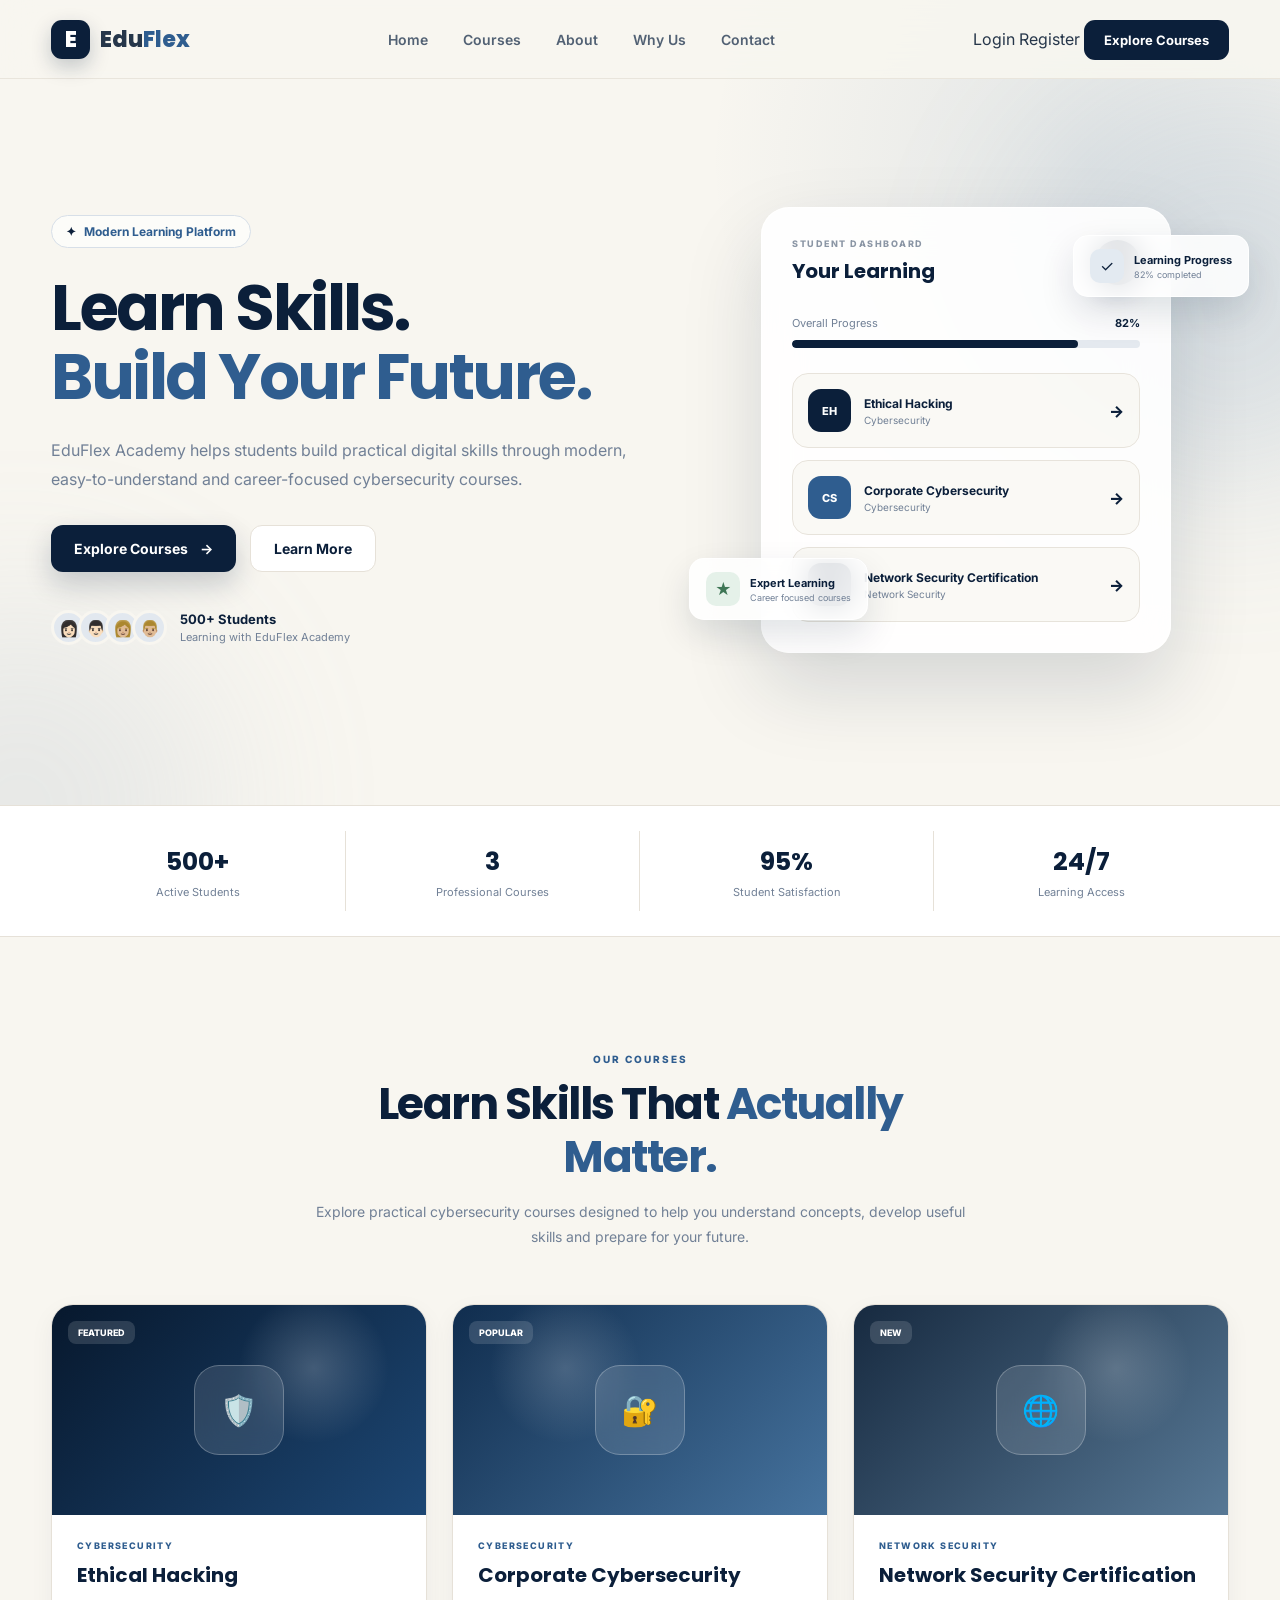
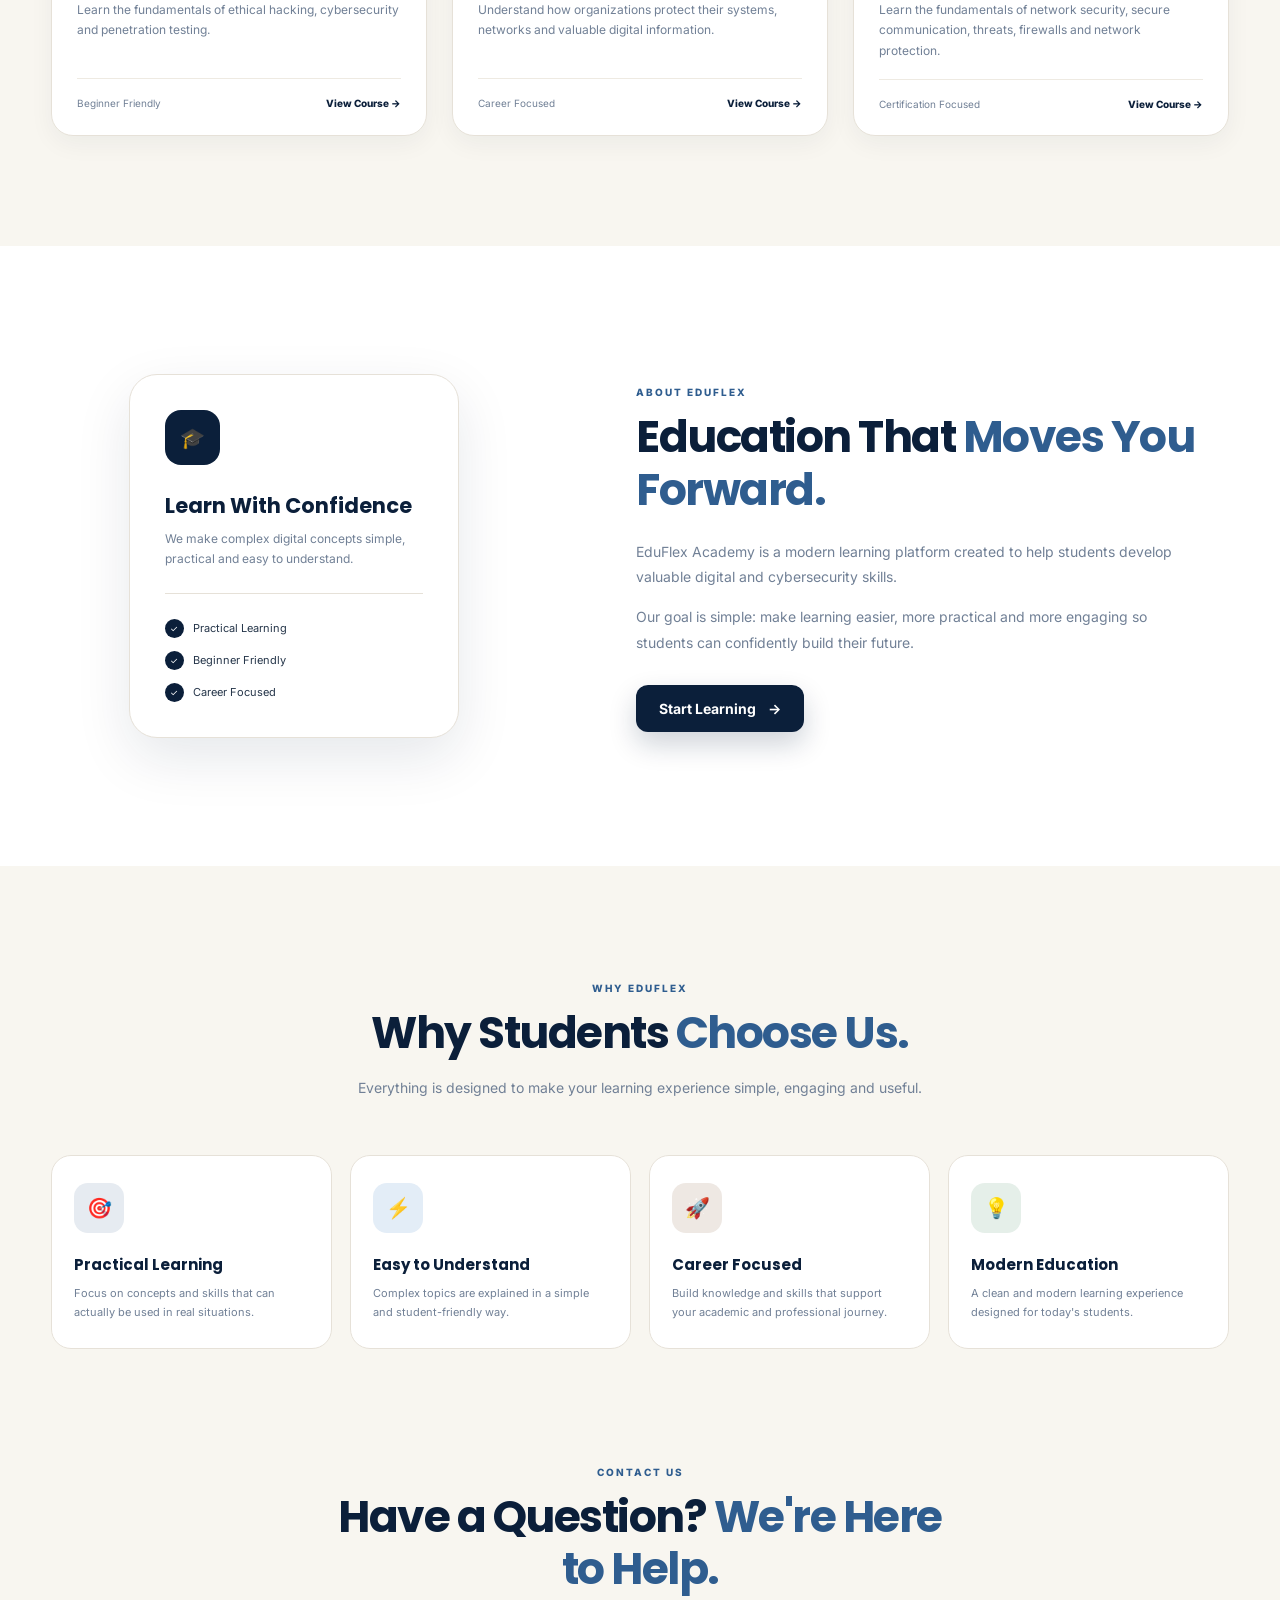
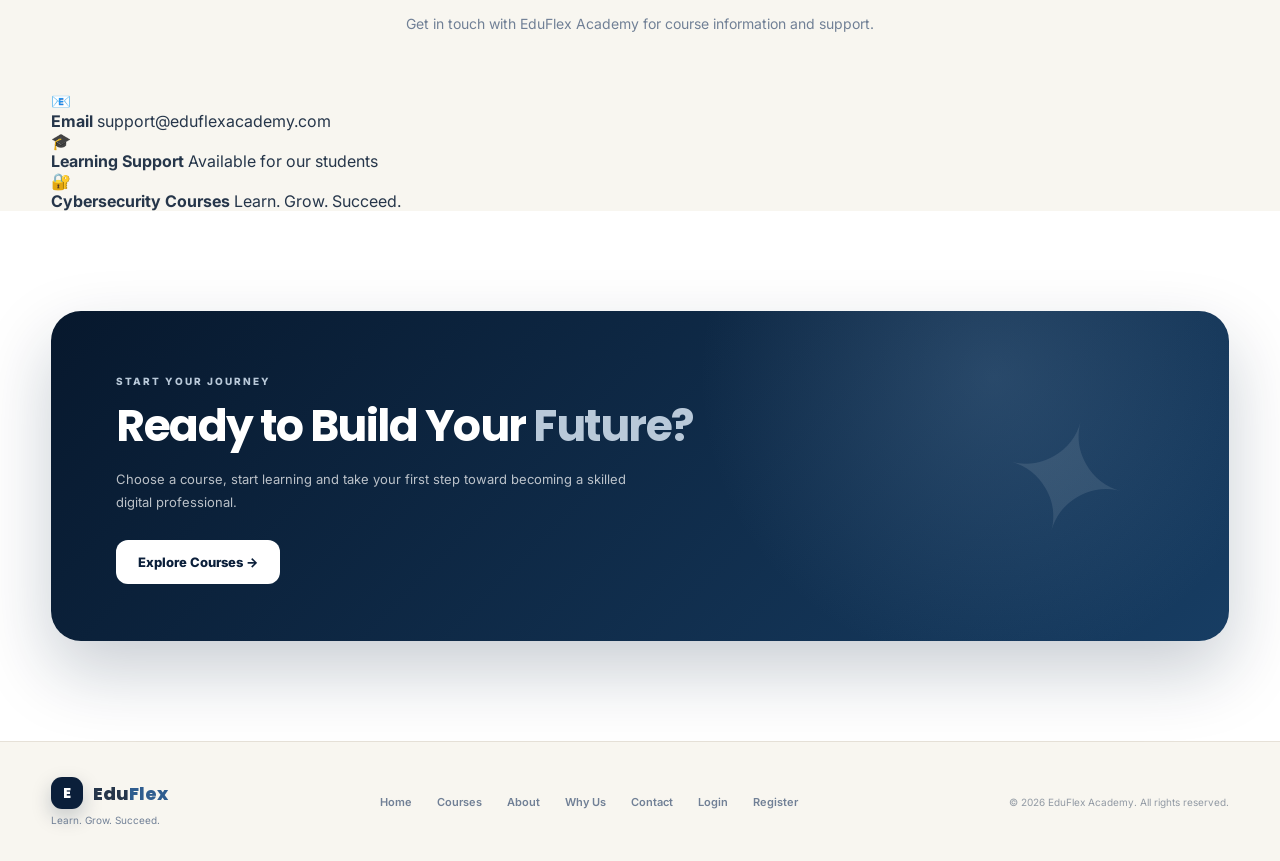
<file: Edu Flex academy 523/index.html>
<!DOCTYPE html>
<html lang="en">

<head>

    <meta charset="UTF-8">
    <meta name="viewport" content="width=device-width, initial-scale=1.0">

    <title>EduFlex Academy | Learn. Grow. Succeed.</title>
    <meta name="description" content="EduFlex Academy offers practical cybersecurity, ethical hacking, corporate cybersecurity and network security courses for students and future professionals.">

<meta property="og:title" content="EduFlex Academy | Cybersecurity Courses">

<meta property="og:description" content="Learn practical cybersecurity, ethical hacking, corporate cybersecurity and network security skills with EduFlex Academy.">

<meta property="og:type" content="website">

<meta property="og:url" content="https://samiawebcyber.netlify.app/">

<meta property="og:image" content="https://samiawebcyber.netlify.app/images/eduflex-preview.jpg">

    <link rel="preconnect" href="https://fonts.googleapis.com">
    <link rel="preconnect" href="https://fonts.gstatic.com" crossorigin>

    <link
        href="https://fonts.googleapis.com/css2?family=Inter:wght@400;500;600;700;800&family=Poppins:wght@500;600;700;800&display=swap"
        rel="stylesheet">

    <link rel="stylesheet" href="style.css">

</head>

<body>

<!-- ========================= NAVBAR ========================= -->

<header class="navbar">

    <div class="container nav-container">

        <a href="index.html" class="logo">

            <div class="logo-icon">E</div>

            <span>
                Edu<span>Flex</span>
            </span>

        </a>

        <nav class="nav-links">

            <a href="index.html#home">Home</a>

            <a href="index.html#courses">Courses</a>

            <a href="index.html#about">About</a>

            <a href="index.html#why">Why Us</a>

            <a href="index.html#contact">Contact</a>

        </nav>

        <div class="nav-actions">

            <a href="login.html" class="login-btn">
                Login
            </a>

            <a href="registration.html" class="register-nav-btn">
                Register
            </a>

            <a href="index.html#courses" class="nav-btn">
                Explore Courses
            </a>

        </div>

    </div>

</header>


<!-- ========================= MAIN ========================= -->

<main>


<!-- ========================= HERO ========================= -->

<section class="hero" id="home">

    <div class="hero-glow glow-one"></div>
    <div class="hero-glow glow-two"></div>

    <div class="container hero-container">

        <div class="hero-content">

            <div class="hero-badge">

                ✦

                <span>
                    Modern Learning Platform
                </span>

            </div>

            <h1>

                Learn Skills.

                <span>
                    Build Your Future.
                </span>

            </h1>

            <p>

                EduFlex Academy helps students build practical
                digital skills through modern, easy-to-understand
                and career-focused cybersecurity courses.

            </p>

            <div class="hero-buttons">

                <a href="#courses" class="primary-btn">

                    Explore Courses

                    <span>→</span>

                </a>

                <a href="#about" class="secondary-btn">

                    Learn More

                </a>

            </div>

            <div class="hero-trust">

                <div class="avatars">

                    <span>👩🏻</span>
                    <span>👨🏻</span>
                    <span>👩🏼</span>
                    <span>👨🏼</span>

                </div>

                <div>

                    <strong>
                        500+ Students
                    </strong>

                    <small>
                        Learning with EduFlex Academy
                    </small>

                </div>

            </div>

        </div>


        <!-- HERO DASHBOARD -->

        <div class="hero-visual">

            <div class="floating-card card-top">

                <div class="mini-icon purple">
                    ✓
                </div>

                <div>

                    <strong>
                        Learning Progress
                    </strong>

                    <small>
                        82% completed
                    </small>

                </div>

            </div>


            <div class="learning-card">

                <div class="learning-header">

                    <div>

                        <span class="small-label">
                            STUDENT DASHBOARD
                        </span>

                        <h3>
                            Your Learning
                        </h3>

                    </div>

                    <div class="circle-icon">
                        🎓
                    </div>

                </div>


                <div class="progress-area">

                    <div class="progress-info">

                        <span>
                            Overall Progress
                        </span>

                        <strong>
                            82%
                        </strong>

                    </div>

                    <div class="progress-bar">
                        <span></span>
                    </div>

                </div>


                <!-- ETHICAL HACKING -->

                <a
                    href="Ethical Hacking/ethical hacking.html"
                    class="course-mini">

                    <div class="course-mini-icon">
                        EH
                    </div>

                    <div>

                        <strong>
                            Ethical Hacking
                        </strong>

                        <small>
                            Cybersecurity
                        </small>

                    </div>

                    <span class="arrow">
                        →
                    </span>

                </a>


                <!-- CORPORATE CYBERSECURITY -->

                <a
                    href="corporate-cybersecurity/corporate-cybersecurity.html"
                    class="course-mini">

                    <div class="course-mini-icon blue">
                        CS
                    </div>

                    <div>

                        <strong>
                            Corporate Cybersecurity
                        </strong>

                        <small>
                            Cybersecurity
                        </small>

                    </div>

                    <span class="arrow">
                        →
                    </span>

                </a>


                <!-- NETWORK SECURITY -->

                <a
                    href="Network Security Certification/network security certification.html"
                    class="course-mini">

                    <div class="course-mini-icon">
                        NS
                    </div>

                    <div>

                        <strong>
                            Network Security Certification
                        </strong>

                        <small>
                            Network Security
                        </small>

                    </div>

                    <span class="arrow">
                        →
                    </span>

                </a>

            </div>


            <div class="floating-card card-bottom">

                <div class="mini-icon green">
                    ★
                </div>

                <div>

                    <strong>
                        Expert Learning
                    </strong>

                    <small>
                        Career focused courses
                    </small>

                </div>

            </div>

        </div>

    </div>

</section>


<!-- ========================= STATS ========================= -->

<section class="stats-section">

    <div class="container stats">

        <div class="stat">

            <strong>500+</strong>

            <span>
                Active Students
            </span>

        </div>

        <div class="stat">

            <strong>3</strong>

            <span>
                Professional Courses
            </span>

        </div>

        <div class="stat">

            <strong>95%</strong>

            <span>
                Student Satisfaction
            </span>

        </div>

        <div class="stat">

            <strong>24/7</strong>

            <span>
                Learning Access
            </span>

        </div>

    </div>

</section>


<!-- ========================= COURSES ========================= -->

<section class="courses-section" id="courses">

    <div class="container">

        <div class="section-heading">

            <span class="section-tag">
                OUR COURSES
            </span>

            <h2>

                Learn Skills That

                <span>
                    Actually Matter.
                </span>

            </h2>

            <p>

                Explore practical cybersecurity courses
                designed to help you understand concepts,
                develop useful skills and prepare for your future.

            </p>

        </div>


        <div class="course-grid">


            <!-- ETHICAL HACKING -->

            <article class="course-card">

                <div class="course-image ethical">

                    <span class="course-label">
                        FEATURED
                    </span>

                    <div class="course-symbol">
                        🛡️
                    </div>

                </div>

                <div class="course-content">

                    <div class="course-category">
                        CYBERSECURITY
                    </div>

                    <h3>
                        Ethical Hacking
                    </h3>

                    <p>

                        Learn the fundamentals of ethical
                        hacking, cybersecurity and
                        penetration testing.

                    </p>

                    <div class="course-footer">

                        <span>
                            Beginner Friendly
                        </span>

                        <a href="Ethical Hacking/ethical hacking.html">
                            View Course →
                        </a>

                    </div>

                </div>

            </article>


            <!-- CORPORATE CYBERSECURITY -->

            <article class="course-card">

                <div class="course-image corporate">

                    <span class="course-label">
                        POPULAR
                    </span>

                    <div class="course-symbol">
                        🔐
                    </div>

                </div>

                <div class="course-content">

                    <div class="course-category">
                        CYBERSECURITY
                    </div>

                    <h3>
                        Corporate Cybersecurity
                    </h3>

                    <p>

                        Understand how organizations protect
                        their systems, networks and valuable
                        digital information.

                    </p>

                    <div class="course-footer">

                        <span>
                            Career Focused
                        </span>

                        <a href="corporate-cybersecurity/corporate-cybersecurity.html">
                            View Course →
                        </a>

                    </div>

                </div>

            </article>


            <!-- NETWORK SECURITY -->

            <article class="course-card">

                <div class="course-image security">

                    <span class="course-label">
                        NEW
                    </span>

                    <div class="course-symbol">
                        🌐
                    </div>

                </div>

                <div class="course-content">

                    <div class="course-category">
                        NETWORK SECURITY
                    </div>

                    <h3>
                        Network Security Certification
                    </h3>

                    <p>

                        Learn the fundamentals of network security,
                        secure communication, threats, firewalls
                        and network protection.

                    </p>

                    <div class="course-footer">

                        <span>
                            Certification Focused
                        </span>

                        <a href="Network Security Certification/network security certification.html">
                            View Course →
                        </a>

                    </div>

                </div>

            </article>

        </div>

    </div>

</section>


<!-- ========================= ABOUT ========================= -->

<section class="about-section" id="about">

    <div class="container about-container">

        <div class="about-visual">

            <div class="about-box">

                <div class="about-icon">
                    🎓
                </div>

                <h3>
                    Learn With Confidence
                </h3>

                <p>

                    We make complex digital concepts
                    simple, practical and easy to understand.

                </p>

                <div class="about-line"></div>

                <div class="about-small">

                    <span>✓</span>

                    Practical Learning

                </div>

                <div class="about-small">

                    <span>✓</span>

                    Beginner Friendly

                </div>

                <div class="about-small">

                    <span>✓</span>

                    Career Focused

                </div>

            </div>

        </div>


        <div class="about-content">

            <span class="section-tag">
                ABOUT EDUFLEX
            </span>

            <h2>

                Education That

                <span>
                    Moves You Forward.
                </span>

            </h2>

            <p>

                EduFlex Academy is a modern learning platform
                created to help students develop valuable
                digital and cybersecurity skills.

            </p>

            <p>

                Our goal is simple: make learning easier,
                more practical and more engaging so students
                can confidently build their future.

            </p>

            <a href="#courses" class="primary-btn">

                Start Learning

                <span>→</span>

            </a>

        </div>

    </div>

</section>


<!-- ========================= WHY US ========================= -->

<section class="why-section" id="why">

    <div class="container">

        <div class="section-heading">

            <span class="section-tag">
                WHY EDUFLEX
            </span>

            <h2>

                Why Students

                <span>
                    Choose Us.
                </span>

            </h2>

            <p>

                Everything is designed to make your
                learning experience simple,
                engaging and useful.

            </p>

        </div>


        <div class="features-grid">

            <div class="feature-card">

                <div class="feature-icon purple-icon">
                    🎯
                </div>

                <h3>
                    Practical Learning
                </h3>

                <p>

                    Focus on concepts and skills that
                    can actually be used in real situations.

                </p>

            </div>


            <div class="feature-card">

                <div class="feature-icon blue-icon">
                    ⚡
                </div>

                <h3>
                    Easy to Understand
                </h3>

                <p>

                    Complex topics are explained in
                    a simple and student-friendly way.

                </p>

            </div>


            <div class="feature-card">

                <div class="feature-icon pink-icon">
                    🚀
                </div>

                <h3>
                    Career Focused
                </h3>

                <p>

                    Build knowledge and skills that support
                    your academic and professional journey.

                </p>

            </div>


            <div class="feature-card">

                <div class="feature-icon green-icon">
                    💡
                </div>

                <h3>
                    Modern Education
                </h3>

                <p>

                    A clean and modern learning experience
                    designed for today's students.

                </p>

            </div>

        </div>

    </div>

</section>


<!-- ========================= CONTACT ========================= -->

<section class="contact-section" id="contact">

    <div class="container">

        <div class="section-heading">

            <span class="section-tag">
                CONTACT US
            </span>

            <h2>

                Have a Question?

                <span>
                    We're Here to Help.
                </span>

            </h2>

            <p>

                Get in touch with EduFlex Academy
                for course information and support.

            </p>

        </div>


        <div class="contact-box">

            <div class="contact-item">

                <div class="contact-icon">
                    📧
                </div>

                <div>

                    <strong>
                        Email
                    </strong>

                    <span>
                        support@eduflexacademy.com
                    </span>

                </div>

            </div>


            <div class="contact-item">

                <div class="contact-icon">
                    🎓
                </div>

                <div>

                    <strong>
                        Learning Support
                    </strong>

                    <span>
                        Available for our students
                    </span>

                </div>

            </div>


            <div class="contact-item">

                <div class="contact-icon">
                    🔐
                </div>

                <div>

                    <strong>
                        Cybersecurity Courses
                    </strong>

                    <span>
                        Learn. Grow. Succeed.
                    </span>

                </div>

            </div>

        </div>

    </div>

</section>


<!-- ========================= CTA ========================= -->

<section class="cta-section">

    <div class="container">

        <div class="cta-box">

            <div class="cta-content">

                <span class="section-tag">
                    START YOUR JOURNEY
                </span>

                <h2>

                    Ready to Build Your

                    <span>
                        Future?
                    </span>

                </h2>

                <p>

                    Choose a course, start learning and take
                    your first step toward becoming a skilled
                    digital professional.

                </p>

                <a href="#courses" class="white-btn">

                    Explore Courses →

                </a>

            </div>

            <div class="cta-decoration">
                ✦
            </div>

        </div>

    </div>

</section>

</main>


<!-- ========================= FOOTER ========================= -->

<footer class="footer">

    <div class="container footer-container">

        <div class="footer-brand">

            <a href="index.html" class="logo">

                <div class="logo-icon">
                    E
                </div>

                <span>
                    Edu<span>Flex</span>
                </span>

            </a>

            <p>
                Learn. Grow. Succeed.
            </p>

        </div>


        <div class="footer-links">

            <a href="index.html#home">
                Home
            </a>

            <a href="index.html#courses">
                Courses
            </a>

            <a href="index.html#about">
                About
            </a>

            <a href="index.html#why">
                Why Us
            </a>

            <a href="index.html#contact">
                Contact
            </a>

            <a href="login.html">
                Login
            </a>

            <a href="registration.html">
                Register
            </a>

        </div>


        <div class="footer-copy">

            © 2026 EduFlex Academy.
            All rights reserved.

        </div>

    </div>

</footer>


</body>

</html>
</file>
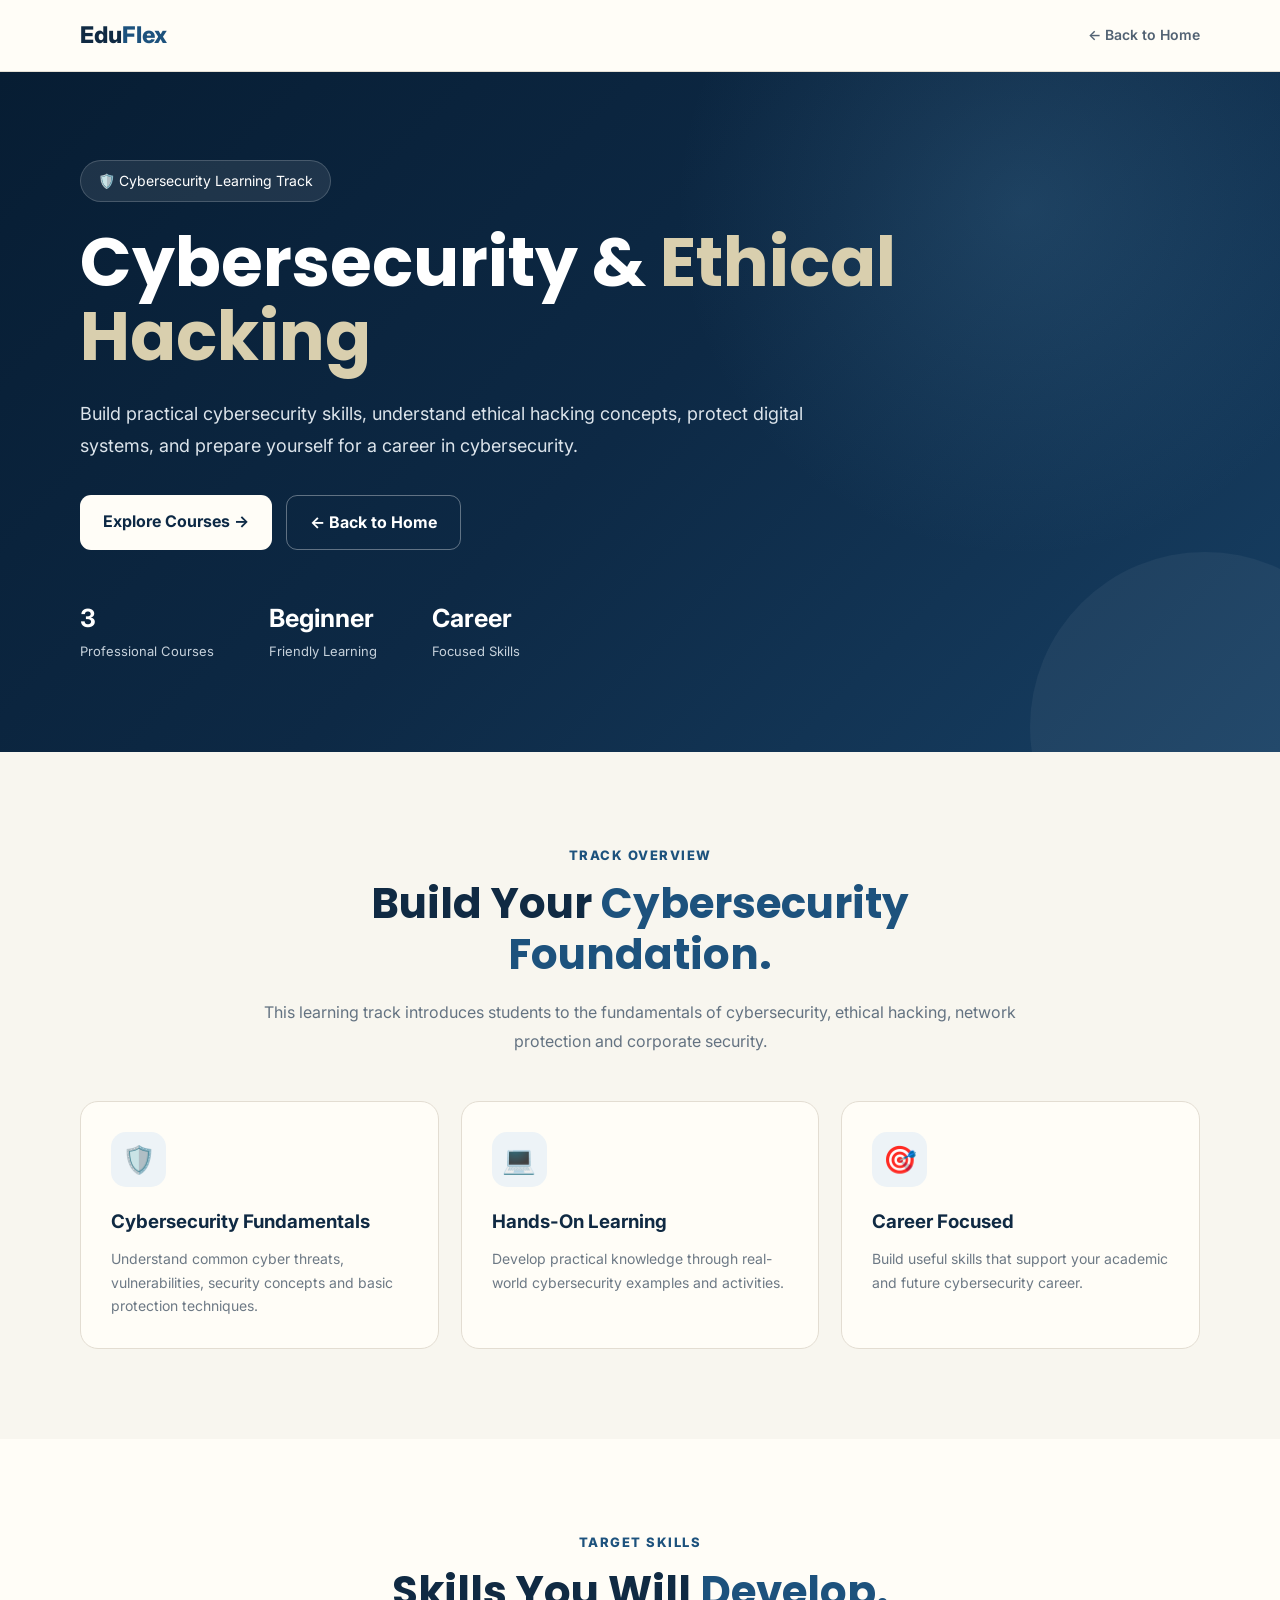
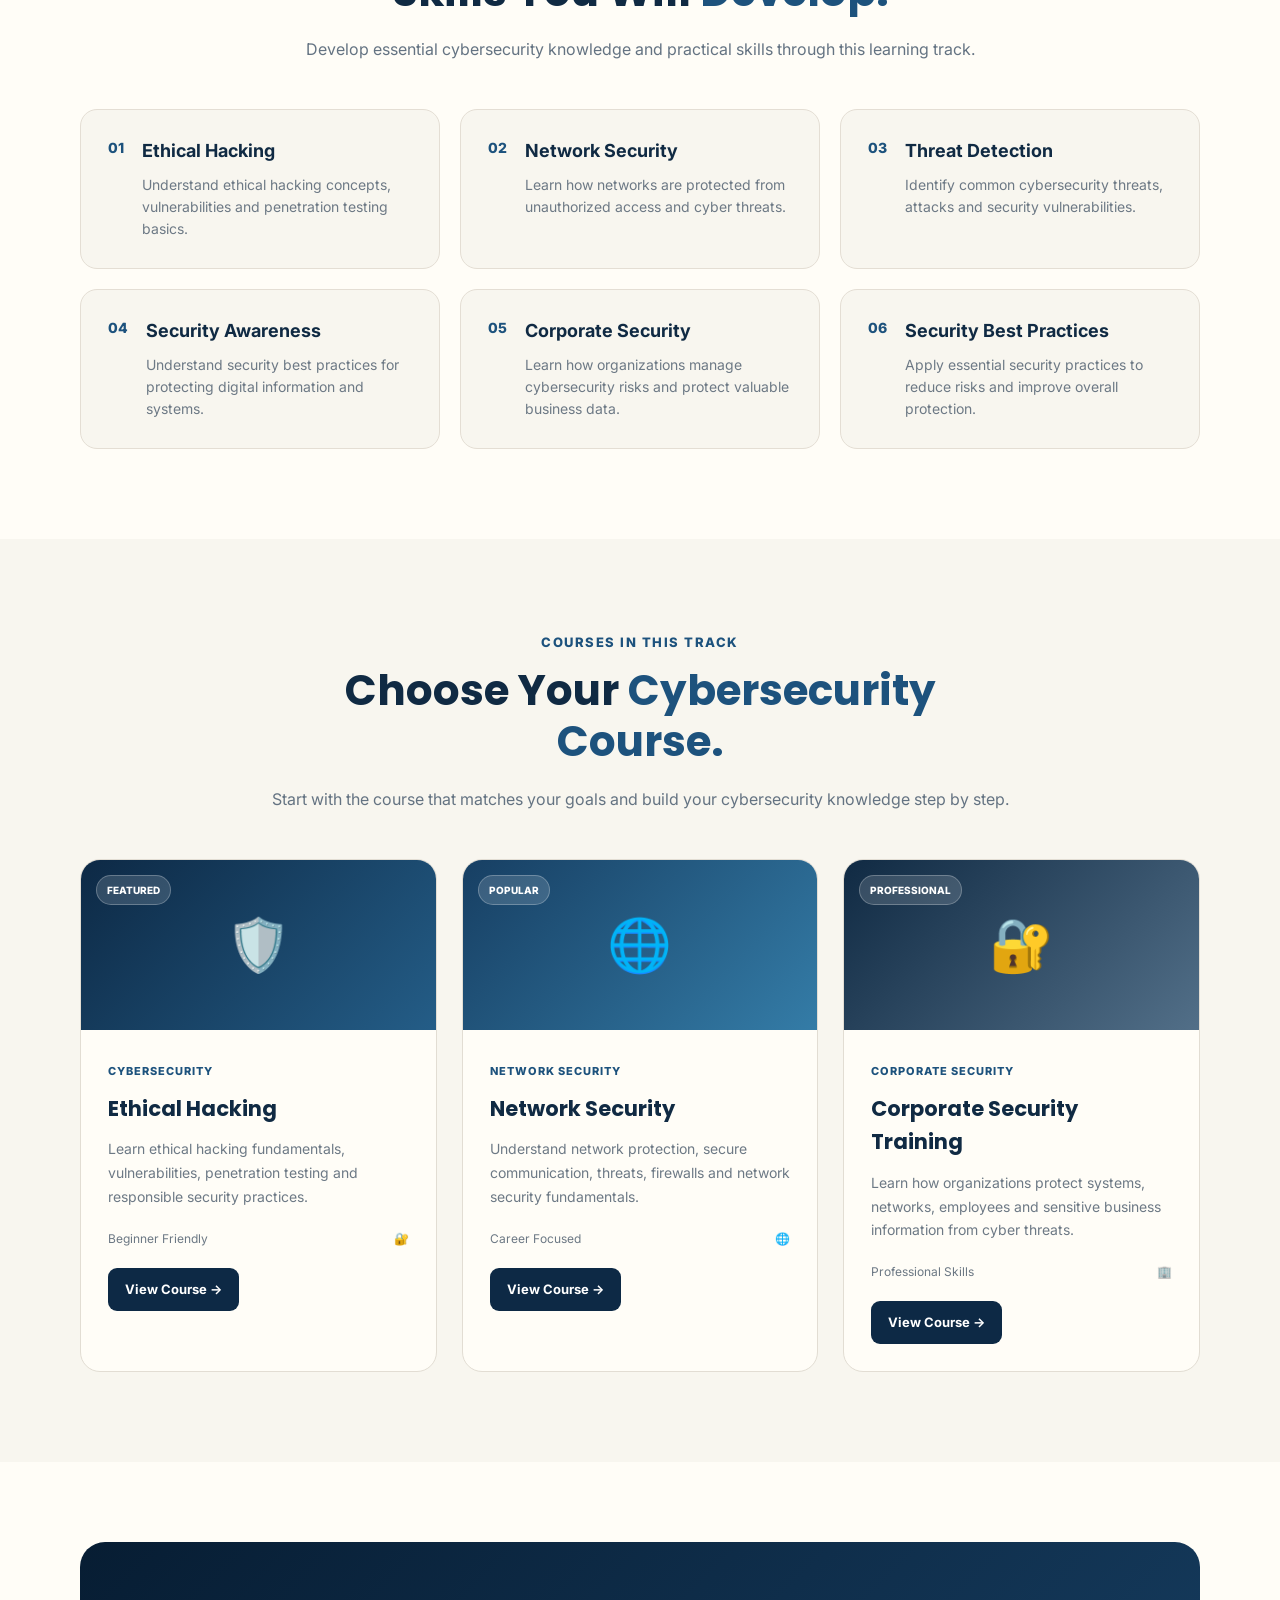
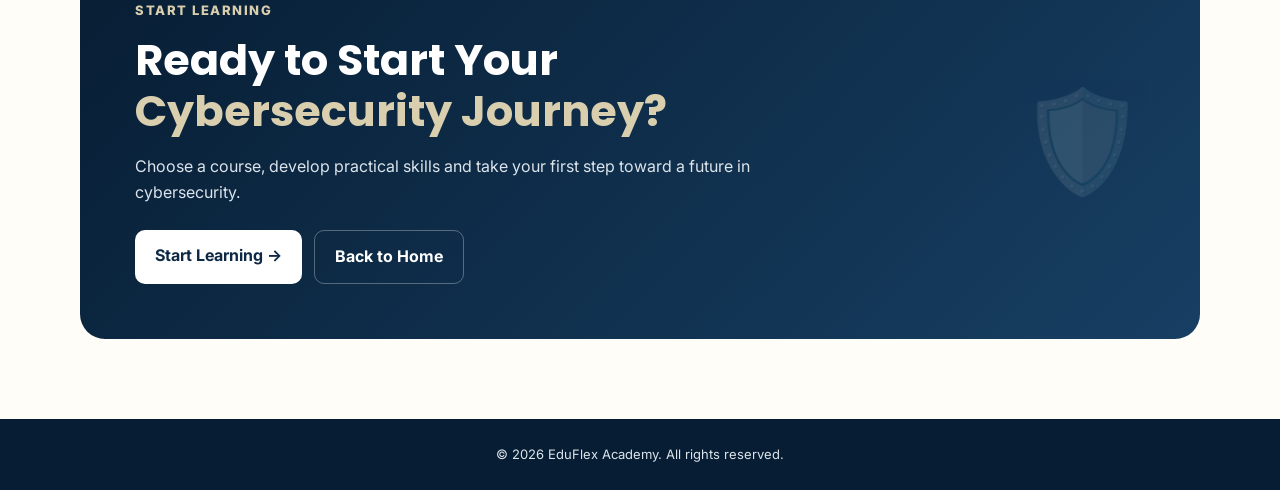
<file: Edu Flex academy 523/pages/cybersecurity/index.html>
<!DOCTYPE html>
<html lang="en">

<head>
    <meta charset="UTF-8">
    <meta name="viewport" content="width=device-width, initial-scale=1.0">

    <title>Cybersecurity & Ethical Hacking | EduFlex Academy</title>

    <link rel="preconnect" href="https://fonts.googleapis.com">
    <link rel="preconnect" href="https://fonts.gstatic.com" crossorigin>

    <link
        href="https://fonts.googleapis.com/css2?family=Inter:wght@400;500;600;700;800&family=Poppins:wght@600;700;800&display=swap"
        rel="stylesheet">

    <style>

        * {
            margin: 0;
            padding: 0;
            box-sizing: border-box;
        }

        body {
            font-family: "Inter", sans-serif;
            background: #f8f6ef;
            color: #102a43;
            line-height: 1.6;
        }

        a {
            text-decoration: none;
        }

        .container {
            width: min(1120px, 90%);
            margin: auto;
        }

        /* ================= NAVBAR ================= */

        .navbar {
            background: #fffdf7;
            border-bottom: 1px solid #e4dfd4;
            padding: 17px 0;
        }

        .nav-container {
            display: flex;
            align-items: center;
            justify-content: space-between;
        }

        .logo {
            font-size: 23px;
            font-weight: 800;
            color: #102a43;
        }

        .logo span {
            color: #1d527d;
        }

        .back {
            color: #526273;
            font-size: 14px;
            font-weight: 600;
        }

        .back:hover {
            color: #1d527d;
        }

        /* ================= HERO ================= */

        .hero {
            min-height: 680px;
            display: flex;
            align-items: center;
            background:
                radial-gradient(circle at 80% 20%, rgba(91, 150, 190, .20), transparent 30%),
                linear-gradient(135deg, #071d33, #0d2945, #173f63);
            color: white;
            position: relative;
            overflow: hidden;
        }

        .hero::after {
            content: "";
            position: absolute;
            width: 350px;
            height: 350px;
            right: -100px;
            bottom: -150px;
            border-radius: 50%;
            background: rgba(255,255,255,.05);
        }

        .hero-content {
            max-width: 850px;
            position: relative;
            z-index: 2;
        }

        .badge {
            display: inline-flex;
            padding: 9px 17px;
            border-radius: 30px;
            background: rgba(255,255,255,.09);
            border: 1px solid rgba(255,255,255,.18);
            font-size: 14px;
            margin-bottom: 24px;
        }

        .hero h1 {
            font-family: "Poppins", sans-serif;
            font-size: clamp(42px, 6vw, 68px);
            line-height: 1.08;
            margin-bottom: 25px;
        }

        .hero h1 span {
            color: #d9cfae;
        }

        .hero p {
            max-width: 760px;
            color: #dce4eb;
            font-size: 18px;
            line-height: 1.8;
            margin-bottom: 32px;
        }

        .buttons {
            display: flex;
            gap: 14px;
            flex-wrap: wrap;
        }

        .btn {
            padding: 14px 23px;
            border-radius: 11px;
            font-weight: 700;
            transition: .3s;
        }

        .primary {
            background: #fffdf7;
            color: #0d2945;
        }

        .secondary {
            color: white;
            border: 1px solid rgba(255,255,255,.35);
        }

        .btn:hover {
            transform: translateY(-3px);
        }

        .stats {
            display: flex;
            gap: 55px;
            margin-top: 48px;
            flex-wrap: wrap;
        }

        .stat strong {
            display: block;
            font-size: 25px;
        }

        .stat span {
            color: #c6d1db;
            font-size: 13px;
        }

        /* ================= SECTION HEADING ================= */

        .section-heading {
            text-align: center;
            max-width: 760px;
            margin: 0 auto 45px;
        }

        .section-tag {
            color: #1d527d;
            font-size: 13px;
            font-weight: 800;
            letter-spacing: 1.5px;
        }

        .section-heading h2 {
            font-family: "Poppins", sans-serif;
            font-size: clamp(30px, 4vw, 42px);
            line-height: 1.2;
            margin: 12px 0 18px;
        }

        .section-heading h2 span {
            color: #1d527d;
        }

        .section-heading p {
            color: #647382;
            line-height: 1.8;
        }

        /* ================= OVERVIEW ================= */

        .track-overview {
            padding: 90px 0;
            background: #f8f6ef;
        }

        .overview-grid {
            display: grid;
            grid-template-columns: repeat(3, 1fr);
            gap: 22px;
        }

        .overview-card {
            padding: 30px;
            background: #fffdf7;
            border: 1px solid #e3ddd2;
            border-radius: 18px;
            transition: .3s;
        }

        .overview-card:hover {
            transform: translateY(-6px);
            box-shadow: 0 18px 40px rgba(16,42,67,.10);
        }

        .overview-icon {
            width: 55px;
            height: 55px;
            display: flex;
            align-items: center;
            justify-content: center;
            border-radius: 15px;
            background: #edf3f7;
            font-size: 27px;
            margin-bottom: 20px;
        }

        .overview-card h3 {
            margin-bottom: 10px;
        }

        .overview-card p {
            color: #6d7985;
            font-size: 14px;
            line-height: 1.7;
        }

        /* ================= SKILLS ================= */

        .skills-section {
            padding: 90px 0;
            background: #fffdf7;
        }

        .skills-grid {
            display: grid;
            grid-template-columns: repeat(3, 1fr);
            gap: 20px;
        }

        .skill-card {
            display: flex;
            gap: 18px;
            padding: 27px;
            background: #f8f6ef;
            border: 1px solid #e4ded4;
            border-radius: 17px;
            transition: .3s;
        }

        .skill-card:hover {
            transform: translateY(-5px);
            box-shadow: 0 15px 35px rgba(16,42,67,.09);
        }

        .skill-number {
            font-weight: 800;
            color: #1d527d;
            font-size: 14px;
        }

        .skill-card h3 {
            margin-bottom: 8px;
            font-size: 18px;
        }

        .skill-card p {
            color: #6d7985;
            font-size: 14px;
        }

        /* ================= COURSES ================= */

        .courses-section {
            padding: 90px 0;
            background: #f8f6ef;
        }

        .course-grid {
            display: grid;
            grid-template-columns: repeat(3, 1fr);
            gap: 25px;
        }

        .course-card {
            background: #fffdf7;
            border: 1px solid #e2ddd3;
            border-radius: 20px;
            overflow: hidden;
            transition: .3s;
        }

        .course-card:hover {
            transform: translateY(-7px);
            box-shadow: 0 20px 45px rgba(16,42,67,.12);
        }

        .course-card-top {
            height: 170px;
            display: flex;
            align-items: center;
            justify-content: center;
            position: relative;
            color: white;
        }

        .ethical-card {
            background: linear-gradient(135deg, #0d2945, #245d87);
        }

        .network-card {
            background: linear-gradient(135deg, #173f63, #347ca7);
        }

        .corporate-card {
            background: linear-gradient(135deg, #102a43, #526f88);
        }

        .course-badge {
            position: absolute;
            top: 15px;
            left: 15px;
            padding: 6px 10px;
            border-radius: 20px;
            background: rgba(255,255,255,.15);
            border: 1px solid rgba(255,255,255,.25);
            font-size: 10px;
            font-weight: 800;
        }

        .course-icon {
            font-size: 52px;
        }

        .course-content {
            padding: 27px;
        }

        .course-category {
            color: #1d527d;
            font-size: 11px;
            font-weight: 800;
            letter-spacing: 1px;
        }

        .course-content h3 {
            font-family: "Poppins", sans-serif;
            font-size: 21px;
            margin: 9px 0 12px;
        }

        .course-content p {
            color: #6d7985;
            font-size: 14px;
            line-height: 1.7;
            margin-bottom: 20px;
        }

        .course-meta {
            display: flex;
            justify-content: space-between;
            align-items: center;
            color: #6c7884;
            font-size: 12px;
            margin-bottom: 20px;
        }

        .course-btn {
            display: inline-block;
            padding: 11px 17px;
            border-radius: 9px;
            background: #0d2945;
            color: white;
            font-size: 13px;
            font-weight: 700;
        }

        .course-btn:hover {
            background: #1d527d;
        }

        /* ================= CTA ================= */

        .track-cta {
            padding: 80px 0;
            background: #fffdf7;
        }

        .cta-box {
            padding: 55px;
            border-radius: 25px;
            background: linear-gradient(135deg, #071d33, #173f63);
            color: white;
            display: flex;
            align-items: center;
            justify-content: space-between;
            gap: 30px;
            overflow: hidden;
        }

        .cta-content {
            max-width: 700px;
        }

        .cta-content .section-tag {
            color: #d9cfae;
        }

        .cta-content h2 {
            font-family: "Poppins", sans-serif;
            font-size: clamp(30px, 4vw, 43px);
            line-height: 1.2;
            margin: 12px 0 16px;
        }

        .cta-content h2 span {
            color: #d9cfae;
        }

        .cta-content p {
            color: #dce4eb;
            margin-bottom: 25px;
        }

        .cta-buttons {
            display: flex;
            gap: 12px;
            flex-wrap: wrap;
        }

        .cta-primary,
        .cta-secondary {
            padding: 13px 20px;
            border-radius: 10px;
            font-weight: 700;
        }

        .cta-primary {
            background: white;
            color: #0d2945;
        }

        .cta-secondary {
            color: white;
            border: 1px solid rgba(255,255,255,.3);
        }

        .cta-symbol {
            font-size: 100px;
            opacity: .15;
        }

        /* ================= FOOTER ================= */

        footer {
            background: #071d33;
            color: #dce4eb;
            text-align: center;
            padding: 25px;
            font-size: 13px;
        }

        /* ================= RESPONSIVE ================= */

        @media (max-width: 850px) {

            .overview-grid,
            .skills-grid,
            .course-grid {
                grid-template-columns: 1fr 1fr;
            }

            .cta-box {
                padding: 40px;
            }
        }

        @media (max-width: 600px) {

            .nav-container {
                width: 92%;
            }

            .back {
                font-size: 12px;
            }

            .hero {
                min-height: auto;
                padding: 70px 0;
            }

            .hero h1 {
                font-size: 42px;
            }

            .hero p {
                font-size: 16px;
            }

            .stats {
                gap: 25px;
            }

            .overview-grid,
            .skills-grid,
            .course-grid {
                grid-template-columns: 1fr;
            }

            .track-overview,
            .skills-section,
            .courses-section {
                padding: 65px 0;
            }

            .cta-box {
                padding: 35px 25px;
            }

            .cta-symbol {
                display: none;
            }
        }

    </style>
</head>

<body>

    <!-- ================= NAVBAR ================= -->

    <header class="navbar">

        <div class="container nav-container">

            <a href="../../index.html" class="logo">
                Edu<span>Flex</span>
            </a>

            <a href="../../index.html" class="back">
                ← Back to Home
            </a>

        </div>

    </header>


    <!-- ================= HERO ================= -->

    <section class="hero">

        <div class="container">

            <div class="hero-content">

                <div class="badge">
                    🛡️ Cybersecurity Learning Track
                </div>

                <h1>
                    Cybersecurity &
                    <span>Ethical Hacking</span>
                </h1>

                <p>
                    Build practical cybersecurity skills, understand
                    ethical hacking concepts, protect digital systems,
                    and prepare yourself for a career in cybersecurity.
                </p>

                <div class="buttons">

                    <a href="#courses" class="btn primary">
                        Explore Courses →
                    </a>

                    <a href="../../index.html" class="btn secondary">
                        ← Back to Home
                    </a>

                </div>

                <div class="stats">

                    <div class="stat">
                        <strong>3</strong>
                        <span>Professional Courses</span>
                    </div>

                    <div class="stat">
                        <strong>Beginner</strong>
                        <span>Friendly Learning</span>
                    </div>

                    <div class="stat">
                        <strong>Career</strong>
                        <span>Focused Skills</span>
                    </div>

                </div>

            </div>

        </div>

    </section>


    <!-- ================= TRACK OVERVIEW ================= -->

    <section class="track-overview">

        <div class="container">

            <div class="section-heading">

                <span class="section-tag">
                    TRACK OVERVIEW
                </span>

                <h2>
                    Build Your
                    <span>Cybersecurity Foundation.</span>
                </h2>

                <p>
                    This learning track introduces students to the
                    fundamentals of cybersecurity, ethical hacking,
                    network protection and corporate security.
                </p>

            </div>

            <div class="overview-grid">

                <div class="overview-card">

                    <div class="overview-icon">
                        🛡️
                    </div>

                    <h3>
                        Cybersecurity Fundamentals
                    </h3>

                    <p>
                        Understand common cyber threats, vulnerabilities,
                        security concepts and basic protection techniques.
                    </p>

                </div>


                <div class="overview-card">

                    <div class="overview-icon">
                        💻
                    </div>

                    <h3>
                        Hands-On Learning
                    </h3>

                    <p>
                        Develop practical knowledge through real-world
                        cybersecurity examples and activities.
                    </p>

                </div>


                <div class="overview-card">

                    <div class="overview-icon">
                        🎯
                    </div>

                    <h3>
                        Career Focused
                    </h3>

                    <p>
                        Build useful skills that support your academic
                        and future cybersecurity career.
                    </p>

                </div>

            </div>

        </div>

    </section>


    <!-- ================= TARGET SKILLS ================= -->

    <section class="skills-section">

        <div class="container">

            <div class="section-heading">

                <span class="section-tag">
                    TARGET SKILLS
                </span>

                <h2>
                    Skills You Will
                    <span>Develop.</span>
                </h2>

                <p>
                    Develop essential cybersecurity knowledge and
                    practical skills through this learning track.
                </p>

            </div>


            <div class="skills-grid">

                <div class="skill-card">

                    <span class="skill-number">
                        01
                    </span>

                    <div>
                        <h3>Ethical Hacking</h3>

                        <p>
                            Understand ethical hacking concepts,
                            vulnerabilities and penetration testing basics.
                        </p>
                    </div>

                </div>


                <div class="skill-card">

                    <span class="skill-number">
                        02
                    </span>

                    <div>
                        <h3>Network Security</h3>

                        <p>
                            Learn how networks are protected from
                            unauthorized access and cyber threats.
                        </p>
                    </div>

                </div>


                <div class="skill-card">

                    <span class="skill-number">
                        03
                    </span>

                    <div>
                        <h3>Threat Detection</h3>

                        <p>
                            Identify common cybersecurity threats,
                            attacks and security vulnerabilities.
                        </p>
                    </div>

                </div>


                <div class="skill-card">

                    <span class="skill-number">
                        04
                    </span>

                    <div>
                        <h3>Security Awareness</h3>

                        <p>
                            Understand security best practices for
                            protecting digital information and systems.
                        </p>
                    </div>

                </div>


                <div class="skill-card">

                    <span class="skill-number">
                        05
                    </span>

                    <div>
                        <h3>Corporate Security</h3>

                        <p>
                            Learn how organizations manage cybersecurity
                            risks and protect valuable business data.
                        </p>
                    </div>

                </div>


                <div class="skill-card">

                    <span class="skill-number">
                        06
                    </span>

                    <div>
                        <h3>Security Best Practices</h3>

                        <p>
                            Apply essential security practices to reduce
                            risks and improve overall protection.
                        </p>
                    </div>

                </div>

            </div>

        </div>

    </section>


    <!-- ================= COURSE CARDS ================= -->

    <section class="courses-section" id="courses">

        <div class="container">

            <div class="section-heading">

                <span class="section-tag">
                    COURSES IN THIS TRACK
                </span>

                <h2>
                    Choose Your
                    <span>Cybersecurity Course.</span>
                </h2>

                <p>
                    Start with the course that matches your goals
                    and build your cybersecurity knowledge step by step.
                </p>

            </div>


            <div class="course-grid">


                <!-- ETHICAL HACKING -->

                <article class="course-card">

                    <div class="course-card-top ethical-card">

                        <span class="course-badge">
                            FEATURED
                        </span>

                        <div class="course-icon">
                            🛡️
                        </div>

                    </div>

                    <div class="course-content">

                        <span class="course-category">
                            CYBERSECURITY
                        </span>

                        <h3>
                            Ethical Hacking
                        </h3>

                        <p>
                            Learn ethical hacking fundamentals,
                            vulnerabilities, penetration testing and
                            responsible security practices.
                        </p>

                        <div class="course-meta">
                            <span>Beginner Friendly</span>
                            <span>🔐</span>
                        </div>

                        <a
                            href="../../Ethical%20Hacking/ethical%20hacking.html"
                            class="course-btn">
                            View Course →
                        </a>

                    </div>

                </article>


                <!-- NETWORK SECURITY -->

                <article class="course-card">

                    <div class="course-card-top network-card">

                        <span class="course-badge">
                            POPULAR
                        </span>

                        <div class="course-icon">
                            🌐
                        </div>

                    </div>

                    <div class="course-content">

                        <span class="course-category">
                            NETWORK SECURITY
                        </span>

                        <h3>
                            Network Security
                        </h3>

                        <p>
                            Understand network protection, secure
                            communication, threats, firewalls and
                            network security fundamentals.
                        </p>

                        <div class="course-meta">
                            <span>Career Focused</span>
                            <span>🌐</span>
                        </div>

                        <a
                            href="../../Network%20Security%20Certification/network%20security%20certification.html"
                            class="course-btn">
                            View Course →
                        </a>

                    </div>

                </article>


                <!-- CORPORATE SECURITY -->

                <article class="course-card">

                    <div class="course-card-top corporate-card">

                        <span class="course-badge">
                            PROFESSIONAL
                        </span>

                        <div class="course-icon">
                            🔐
                        </div>

                    </div>

                    <div class="course-content">

                        <span class="course-category">
                            CORPORATE SECURITY
                        </span>

                        <h3>
                            Corporate Security Training
                        </h3>

                        <p>
                            Learn how organizations protect systems,
                            networks, employees and sensitive business
                            information from cyber threats.
                        </p>

                        <div class="course-meta">
                            <span>Professional Skills</span>
                            <span>🏢</span>
                        </div>

                        <a
                            href="../../corporate-cybersecurity/corporate-cybersecurity.html"
                            class="course-btn">
                            View Course →
                        </a>

                    </div>

                </article>


            </div>

        </div>

    </section>


    <!-- ================= CTA ================= -->

    <section class="track-cta">

        <div class="container">

            <div class="cta-box">

                <div class="cta-content">

                    <span class="section-tag">
                        START LEARNING
                    </span>

                    <h2>
                        Ready to Start Your
                        <span>Cybersecurity Journey?</span>
                    </h2>

                    <p>
                        Choose a course, develop practical skills and
                        take your first step toward a future in cybersecurity.
                    </p>

                    <div class="cta-buttons">

                        <a
                            href="../../login.html"
                            class="cta-primary">
                            Start Learning →
                        </a>

                        <a
                            href="../../index.html"
                            class="cta-secondary">
                            Back to Home
                        </a>

                    </div>

                </div>

                <div class="cta-symbol">
                    🛡️
                </div>

            </div>

        </div>

    </section>


    <!-- ================= FOOTER ================= -->

    <footer>

        © 2026 EduFlex Academy.
        All rights reserved.

    </footer>

</body>

</html>
</file>
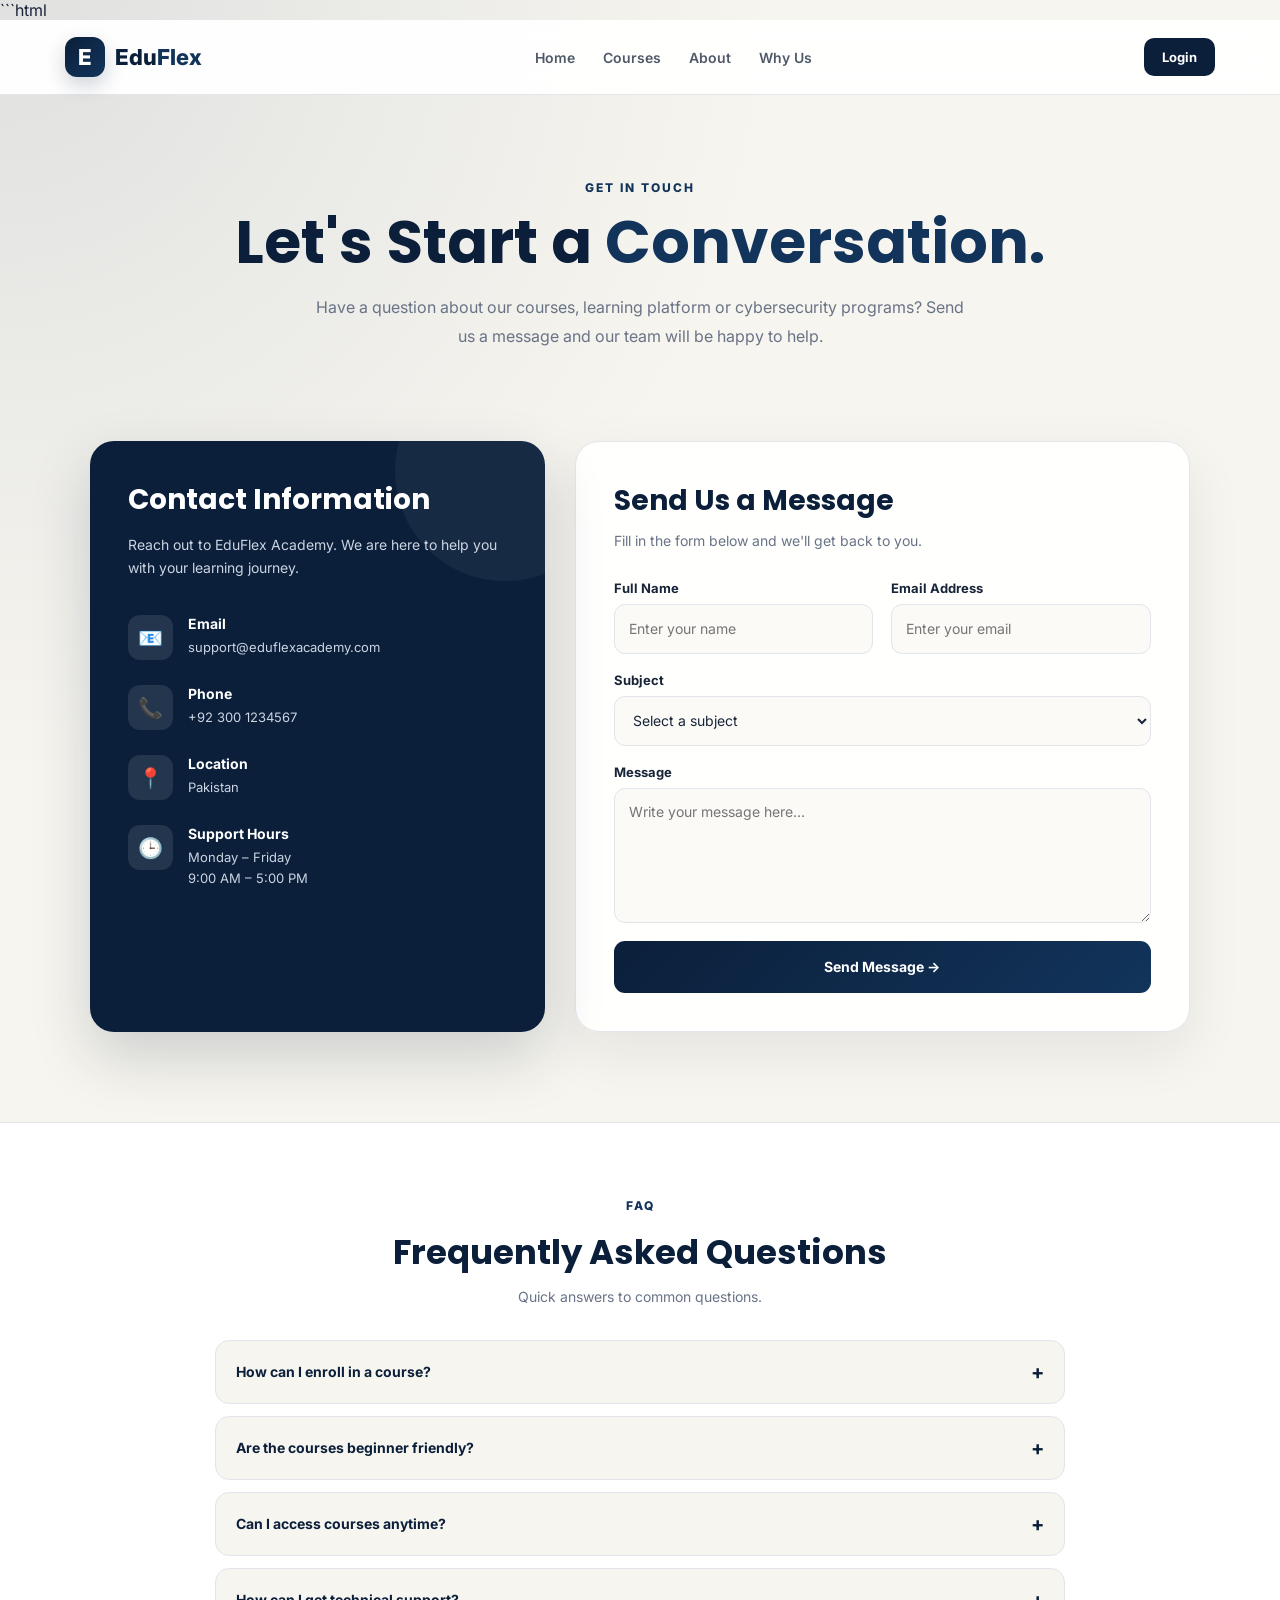
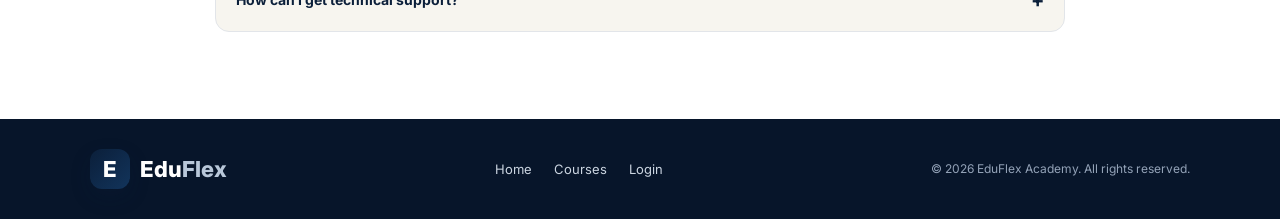
<file: Edu Flex academy 523/contact.html>
```html
<!DOCTYPE html>
<html lang="en">

<head>
    <meta charset="UTF-8">
    <meta name="viewport" content="width=device-width, initial-scale=1.0">

    <title>Contact Us | EduFlex Academy</title>

    <link rel="preconnect" href="https://fonts.googleapis.com">
    <link rel="preconnect" href="https://fonts.gstatic.com" crossorigin>

    <link
        href="https://fonts.googleapis.com/css2?family=Inter:wght@400;500;600;700;800&family=Poppins:wght@500;600;700;800&display=swap"
        rel="stylesheet">

    <style>

        * {
            margin: 0;
            padding: 0;
            box-sizing: border-box;
        }

        :root {
            --navy: #0b1f3a;
            --navy-light: #12345b;
            --navy-dark: #07152a;
            --off-white: #f7f5ef;
            --white: #ffffff;
            --text: #182438;
            --muted: #697386;
            --border: #e2e5e9;
            --success: #16804a;
        }

        body {
            font-family: "Inter", sans-serif;
            min-height: 100vh;
            background:
                radial-gradient(
                    circle at top left,
                    rgba(18, 52, 91, 0.10),
                    transparent 35%
                ),
                var(--off-white);
            color: var(--text);
        }

        /* ================= NAVBAR ================= */

        .navbar {
            width: 100%;
            background: rgba(255, 255, 255, 0.94);
            border-bottom: 1px solid var(--border);
            backdrop-filter: blur(14px);
            position: sticky;
            top: 0;
            z-index: 1000;
        }

        .nav-container {
            max-width: 1200px;
            margin: auto;
            padding: 17px 25px;
            display: flex;
            align-items: center;
            justify-content: space-between;
        }

        .logo {
            display: flex;
            align-items: center;
            gap: 10px;
            text-decoration: none;
            color: var(--navy);
            font-size: 22px;
            font-weight: 800;
        }

        .logo > span > span {
            color: var(--navy-light);
        }

        .logo-icon {
            width: 40px;
            height: 40px;
            border-radius: 12px;
            background: linear-gradient(
                135deg,
                var(--navy),
                var(--navy-light)
            );
            color: white;
            display: flex;
            align-items: center;
            justify-content: center;
            font-weight: 800;
            box-shadow: 0 8px 20px rgba(11, 31, 58, 0.20);
        }

        .nav-links {
            display: flex;
            align-items: center;
            gap: 28px;
        }

        .nav-links a {
            text-decoration: none;
            color: #4f5968;
            font-size: 14px;
            font-weight: 600;
            transition: 0.3s;
        }

        .nav-links a:hover {
            color: var(--navy);
        }

        .nav-btn {
            text-decoration: none;
            background: var(--navy);
            color: white;
            padding: 11px 18px;
            border-radius: 10px;
            font-size: 13px;
            font-weight: 700;
            transition: 0.3s;
        }

        .nav-btn:hover {
            background: var(--navy-light);
            transform: translateY(-2px);
        }

        /* ================= HERO ================= */

        .contact-hero {
            padding: 85px 20px 55px;
            text-align: center;
        }

        .section-tag {
            display: inline-block;
            color: var(--navy-light);
            font-size: 12px;
            font-weight: 800;
            letter-spacing: 2px;
            margin-bottom: 14px;
        }

        .contact-hero h1 {
            font-family: "Poppins", sans-serif;
            font-size: clamp(38px, 5vw, 60px);
            line-height: 1.1;
            color: var(--navy);
            margin-bottom: 18px;
        }

        .contact-hero h1 span {
            color: var(--navy-light);
        }

        .contact-hero p {
            max-width: 650px;
            margin: auto;
            color: var(--muted);
            font-size: 16px;
            line-height: 1.8;
        }

        /* ================= CONTACT AREA ================= */

        .contact-section {
            padding: 35px 20px 90px;
        }

        .contact-container {
            max-width: 1100px;
            margin: auto;
            display: grid;
            grid-template-columns: 0.85fr 1.15fr;
            gap: 30px;
        }

        /* ================= INFO CARD ================= */

        .contact-info {
            background: var(--navy);
            color: white;
            border-radius: 24px;
            padding: 38px;
            position: relative;
            overflow: hidden;
            box-shadow: 0 25px 60px rgba(11, 31, 58, 0.18);
        }

        .contact-info::before {
            content: "";
            position: absolute;
            width: 220px;
            height: 220px;
            border-radius: 50%;
            background: rgba(255,255,255,0.05);
            top: -80px;
            right: -70px;
        }

        .contact-info h2 {
            font-family: "Poppins", sans-serif;
            font-size: 28px;
            margin-bottom: 12px;
            position: relative;
        }

        .contact-info > p {
            color: #cbd5e1;
            line-height: 1.7;
            font-size: 14px;
            margin-bottom: 35px;
            position: relative;
        }

        .info-item {
            display: flex;
            gap: 15px;
            align-items: flex-start;
            margin-bottom: 25px;
            position: relative;
        }

        .info-icon {
            width: 45px;
            height: 45px;
            flex-shrink: 0;
            border-radius: 12px;
            background: rgba(255,255,255,0.10);
            display: flex;
            align-items: center;
            justify-content: center;
            font-size: 20px;
        }

        .info-item strong {
            display: block;
            font-size: 14px;
            margin-bottom: 5px;
        }

        .info-item span {
            color: #cbd5e1;
            font-size: 13px;
            line-height: 1.6;
        }

        /* ================= FORM CARD ================= */

        .contact-form-card {
            background: rgba(255,255,255,0.96);
            border: 1px solid var(--border);
            border-radius: 24px;
            padding: 38px;
            box-shadow: 0 20px 55px rgba(20, 30, 45, 0.08);
        }

        .contact-form-card h2 {
            font-family: "Poppins", sans-serif;
            color: var(--navy);
            font-size: 28px;
            margin-bottom: 8px;
        }

        .contact-form-card > p {
            color: var(--muted);
            font-size: 14px;
            line-height: 1.6;
            margin-bottom: 28px;
        }

        .form-row {
            display: grid;
            grid-template-columns: 1fr 1fr;
            gap: 18px;
        }

        .form-group {
            margin-bottom: 18px;
        }

        .form-group label {
            display: block;
            margin-bottom: 8px;
            color: var(--text);
            font-size: 13px;
            font-weight: 700;
        }

        .form-group input,
        .form-group textarea,
        .form-group select {
            width: 100%;
            border: 1px solid var(--border);
            border-radius: 11px;
            background: #fbfaf7;
            color: var(--text);
            font-family: inherit;
            font-size: 14px;
            outline: none;
            transition: 0.3s;
        }

        .form-group input,
        .form-group select {
            height: 50px;
            padding: 0 14px;
        }

        .form-group textarea {
            min-height: 135px;
            padding: 14px;
            resize: vertical;
        }

        .form-group input:focus,
        .form-group textarea:focus,
        .form-group select:focus {
            border-color: var(--navy-light);
            background: white;
            box-shadow: 0 0 0 4px rgba(18, 52, 91, 0.08);
        }

        .submit-btn {
            width: 100%;
            height: 52px;
            border: none;
            border-radius: 11px;
            background: linear-gradient(
                135deg,
                var(--navy),
                var(--navy-light)
            );
            color: white;
            font-family: inherit;
            font-size: 14px;
            font-weight: 700;
            cursor: pointer;
            transition: 0.3s;
        }

        .submit-btn:hover {
            transform: translateY(-2px);
            box-shadow: 0 12px 25px rgba(11, 31, 58, 0.22);
        }

        /* ================= MESSAGE ================= */

        .message {
            display: none;
            margin-top: 16px;
            padding: 13px;
            border-radius: 10px;
            text-align: center;
            font-size: 13px;
            font-weight: 600;
        }

        .message.success {
            display: block;
            background: #ecfdf3;
            color: var(--success);
        }

        .message.error {
            display: block;
            background: #fff1f2;
            color: #c62842;
        }

        /* ================= FAQ ================= */

        .faq-section {
            padding: 75px 20px;
            background: white;
            border-top: 1px solid var(--border);
        }

        .faq-container {
            max-width: 850px;
            margin: auto;
        }

        .faq-heading {
            text-align: center;
            margin-bottom: 35px;
        }

        .faq-heading h2 {
            font-family: "Poppins", sans-serif;
            color: var(--navy);
            font-size: 34px;
            margin-bottom: 10px;
        }

        .faq-heading p {
            color: var(--muted);
            font-size: 14px;
        }

        .faq-item {
            border: 1px solid var(--border);
            border-radius: 14px;
            margin-bottom: 12px;
            overflow: hidden;
            background: var(--off-white);
        }

        .faq-question {
            width: 100%;
            border: none;
            background: transparent;
            padding: 19px 20px;
            display: flex;
            align-items: center;
            justify-content: space-between;
            color: var(--navy);
            font-family: inherit;
            font-size: 14px;
            font-weight: 700;
            cursor: pointer;
            text-align: left;
        }

        .faq-answer {
            display: none;
            padding: 0 20px 18px;
            color: var(--muted);
            font-size: 13px;
            line-height: 1.7;
        }

        .faq-item.active .faq-answer {
            display: block;
        }

        .faq-icon {
            font-size: 20px;
            transition: 0.3s;
        }

        .faq-item.active .faq-icon {
            transform: rotate(45deg);
        }

        /* ================= FOOTER ================= */

        .footer {
            background: var(--navy-dark);
            color: #cbd5e1;
            padding: 30px 20px;
        }

        .footer-container {
            max-width: 1100px;
            margin: auto;
            display: flex;
            align-items: center;
            justify-content: space-between;
            gap: 25px;
        }

        .footer .logo {
            color: white;
        }

        .footer .logo > span > span {
            color: #b8c7d9;
        }

        .footer-links {
            display: flex;
            gap: 22px;
        }

        .footer-links a {
            color: #cbd5e1;
            text-decoration: none;
            font-size: 13px;
            transition: 0.3s;
        }

        .footer-links a:hover {
            color: white;
        }

        .footer-copy {
            font-size: 12px;
            color: #94a3b8;
        }

        /* ================= MOBILE ================= */

        @media (max-width: 850px) {

            .nav-links {
                display: none;
            }

            .contact-container {
                grid-template-columns: 1fr;
            }

            .contact-info {
                padding: 30px;
            }

            .footer-container {
                flex-direction: column;
                text-align: center;
            }

        }

        @media (max-width: 600px) {

            .nav-container {
                padding: 14px 17px;
            }

            .nav-btn {
                padding: 9px 13px;
                font-size: 12px;
            }

            .contact-hero {
                padding: 60px 18px 35px;
            }

            .contact-hero h1 {
                font-size: 38px;
            }

            .contact-section {
                padding: 25px 15px 60px;
            }

            .contact-info,
            .contact-form-card {
                padding: 25px 20px;
                border-radius: 20px;
            }

            .form-row {
                grid-template-columns: 1fr;
                gap: 0;
            }

            .faq-heading h2 {
                font-size: 28px;
            }

        }

    </style>

</head>

<body>


<!-- ================= NAVBAR ================= -->

<header class="navbar">

    <div class="nav-container">

        <a href="index.html" class="logo">

            <div class="logo-icon">
                E
            </div>

            <span>
                Edu<span>Flex</span>
            </span>

        </a>


        <nav class="nav-links">

            <a href="index.html#home">
                Home
            </a>

            <a href="index.html#courses">
                Courses
            </a>

            <a href="index.html#about">
                About
            </a>

            <a href="index.html#why">
                Why Us
            </a>

        </nav>


        <a href="login.html" class="nav-btn">
            Login
        </a>

    </div>

</header>


<!-- ================= HERO ================= -->

<section class="contact-hero">

    <span class="section-tag">
        GET IN TOUCH
    </span>

    <h1>
        Let's Start a
        <span>Conversation.</span>
    </h1>

    <p>
        Have a question about our courses, learning platform
        or cybersecurity programs? Send us a message and
        our team will be happy to help.
    </p>

</section>


<!-- ================= CONTACT ================= -->

<section class="contact-section">

    <div class="contact-container">


        <!-- CONTACT INFORMATION -->

        <div class="contact-info">

            <h2>
                Contact Information
            </h2>

            <p>
                Reach out to EduFlex Academy. We are here to
                help you with your learning journey.
            </p>


            <div class="info-item">

                <div class="info-icon">
                    📧
                </div>

                <div>

                    <strong>
                        Email
                    </strong>

                    <span>
                        support@eduflexacademy.com
                    </span>

                </div>

            </div>


            <div class="info-item">

                <div class="info-icon">
                    📞
                </div>

                <div>

                    <strong>
                        Phone
                    </strong>

                    <span>
                        +92 300 1234567
                    </span>

                </div>

            </div>


            <div class="info-item">

                <div class="info-icon">
                    📍
                </div>

                <div>

                    <strong>
                        Location
                    </strong>

                    <span>
                        Pakistan
                    </span>

                </div>

            </div>


            <div class="info-item">

                <div class="info-icon">
                    🕒
                </div>

                <div>

                    <strong>
                        Support Hours
                    </strong>

                    <span>
                        Monday – Friday<br>
                        9:00 AM – 5:00 PM
                    </span>

                </div>

            </div>

        </div>


        <!-- CONTACT FORM -->

        <div class="contact-form-card">

            <h2>
                Send Us a Message
            </h2>

            <p>
                Fill in the form below and we'll get back to you.
            </p>


            <form id="contactForm">

                <div class="form-row">

                    <div class="form-group">

                        <label for="name">
                            Full Name
                        </label>

                        <input
                            type="text"
                            id="name"
                            placeholder="Enter your name"
                            required>

                    </div>


                    <div class="form-group">

                        <label for="email">
                            Email Address
                        </label>

                        <input
                            type="email"
                            id="email"
                            placeholder="Enter your email"
                            required>

                    </div>

                </div>


                <div class="form-group">

                    <label for="subject">
                        Subject
                    </label>

                    <select id="subject" required>

                        <option value="">
                            Select a subject
                        </option>

                        <option>
                            Course Information
                        </option>

                        <option>
                            Login Problem
                        </option>

                        <option>
                            Course Enrollment
                        </option>

                        <option>
                            Technical Support
                        </option>

                        <option>
                            General Question
                        </option>

                    </select>

                </div>


                <div class="form-group">

                    <label for="messageText">
                        Message
                    </label>

                    <textarea
                        id="messageText"
                        placeholder="Write your message here..."
                        required></textarea>

                </div>


                <button
                    type="submit"
                    class="submit-btn">

                    Send Message →

                </button>


                <div
                    id="formMessage"
                    class="message">
                </div>

            </form>

        </div>

    </div>

</section>


<!-- ================= FAQ ================= -->

<section class="faq-section">

    <div class="faq-container">

        <div class="faq-heading">

            <span class="section-tag">
                FAQ
            </span>

            <h2>
                Frequently Asked Questions
            </h2>

            <p>
                Quick answers to common questions.
            </p>

        </div>


        <div class="faq-item">

            <button class="faq-question">

                How can I enroll in a course?

                <span class="faq-icon">
                    +
                </span>

            </button>

            <div class="faq-answer">

                Select any course from the Courses section
                and open its course page to begin learning.

            </div>

        </div>


        <div class="faq-item">

            <button class="faq-question">

                Are the courses beginner friendly?

                <span class="faq-icon">
                    +
                </span>

            </button>

            <div class="faq-answer">

                Yes. EduFlex courses are designed to explain
                cybersecurity concepts in a simple and
                student-friendly way.

            </div>

        </div>


        <div class="faq-item">

            <button class="faq-question">

                Can I access courses anytime?

                <span class="faq-icon">
                    +
                </span>

            </button>

            <div class="faq-answer">

                Yes. Our platform is designed to provide
                flexible learning access to students.

            </div>

        </div>


        <div class="faq-item">

            <button class="faq-question">

                How can I get technical support?

                <span class="faq-icon">
                    +
                </span>

            </button>

            <div class="faq-answer">

                You can use the contact form above and
                select "Technical Support" as your subject.

            </div>

        </div>

    </div>

</section>


<!-- ================= FOOTER ================= -->

<footer class="footer">

    <div class="footer-container">

        <div>

            <a href="index.html" class="logo">

                <div class="logo-icon">
                    E
                </div>

                <span>
                    Edu<span>Flex</span>
                </span>

            </a>

        </div>


        <div class="footer-links">

            <a href="index.html">
                Home
            </a>

            <a href="index.html#courses">
                Courses
            </a>

            <a href="login.html">
                Login
            </a>

        </div>


        <div class="footer-copy">

            © 2026 EduFlex Academy.
            All rights reserved.

        </div>

    </div>

</footer>


<!-- ================= JAVASCRIPT ================= -->

<script>

    const contactForm = document.getElementById("contactForm");
    const formMessage = document.getElementById("formMessage");

    contactForm.addEventListener("submit", function(event) {

        event.preventDefault();

        const name =
            document.getElementById("name").value.trim();

        const email =
            document.getElementById("email").value.trim();

        const subject =
            document.getElementById("subject").value;

        const message =
            document.getElementById("messageText").value.trim();


        if (
            name === "" ||
            email === "" ||
            subject === "" ||
            message === ""
        ) {

            formMessage.className = "message error";

            formMessage.textContent =
                "Please fill in all fields.";

            return;
        }


        if (!email.includes("@")) {

            formMessage.className = "message error";

            formMessage.textContent =
                "Please enter a valid email address.";

            return;
        }


        formMessage.className = "message success";

        formMessage.textContent =
            "Message sent successfully! We'll get back to you soon.";


        contactForm.reset();

    });


    /* ================= FAQ ================= */

    const faqItems =
        document.querySelectorAll(".faq-item");


    faqItems.forEach(function(item) {

        const question =
            item.querySelector(".faq-question");


        question.addEventListener("click", function() {

            faqItems.forEach(function(otherItem) {

                if (otherItem !== item) {

                    otherItem.classList.remove("active");

                }

            });


            item.classList.toggle("active");

        });

    });

</script>


</body>

</html>
</file>
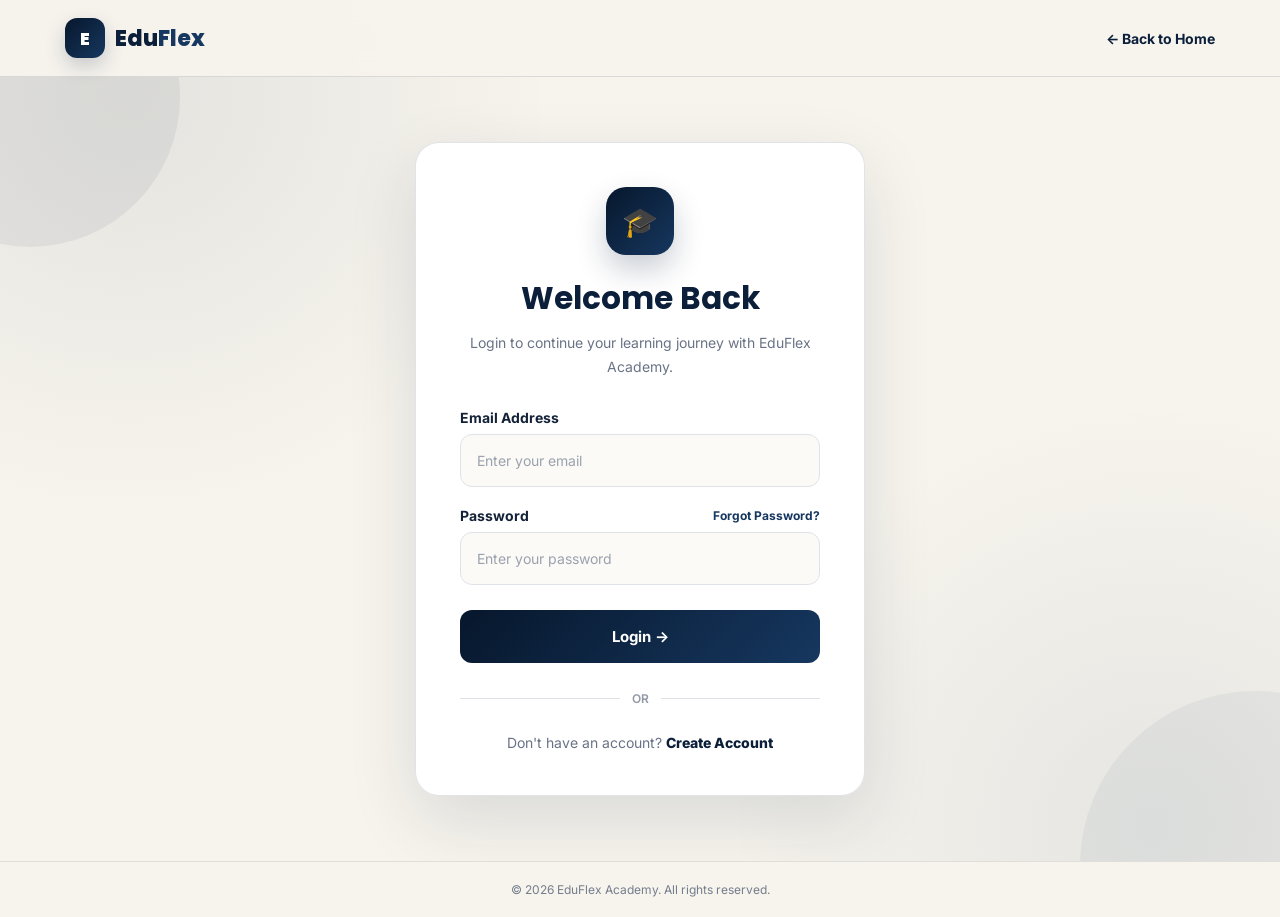
<file: Edu Flex academy 523/login.html>
<!DOCTYPE html>
<html lang="en">

<head>
    <meta charset="UTF-8">
    <meta name="viewport" content="width=device-width, initial-scale=1.0">

    <title>Login | EduFlex Academy</title>

    <link rel="preconnect" href="https://fonts.googleapis.com">
    <link rel="preconnect" href="https://fonts.gstatic.com" crossorigin>

    <link
        href="https://fonts.googleapis.com/css2?family=Inter:wght@400;500;600;700;800&family=Poppins:wght@500;600;700;800&display=swap"
        rel="stylesheet">

    <style>

        /* ================= RESET ================= */

        * {
            margin: 0;
            padding: 0;
            box-sizing: border-box;
        }

        :root {
            --navy: #0b1f3a;
            --navy-dark: #07172c;
            --navy-light: #16375f;
            --off-white: #f7f4ed;
            --white: #ffffff;
            --text: #142238;
            --muted: #697386;
            --border: #dfe3e8;
            --success: #16704a;
            --error: #b42335;
        }

        body {
            font-family: "Inter", sans-serif;
            min-height: 100vh;
            background:
                radial-gradient(
                    circle at 10% 10%,
                    rgba(11, 31, 58, 0.08),
                    transparent 30%
                ),
                radial-gradient(
                    circle at 90% 90%,
                    rgba(22, 55, 95, 0.08),
                    transparent 30%
                ),
                var(--off-white);
            color: var(--text);
            display: flex;
            flex-direction: column;
        }


        /* ================= NAVBAR ================= */

        .navbar {
            width: 100%;
            background: rgba(247, 244, 237, 0.94);
            border-bottom: 1px solid rgba(11, 31, 58, 0.12);
            backdrop-filter: blur(14px);
            position: relative;
            z-index: 10;
        }

        .nav-container {
            max-width: 1200px;
            margin: auto;
            padding: 18px 25px;
            display: flex;
            align-items: center;
            justify-content: space-between;
        }


        /* ================= LOGO ================= */

        .logo {
            display: flex;
            align-items: center;
            gap: 10px;
            text-decoration: none;
            color: var(--navy);
            font-size: 22px;
            font-weight: 800;
            font-family: "Poppins", sans-serif;
        }

        .logo > span > span {
            color: var(--navy-light);
        }

        .logo-icon {
            width: 40px;
            height: 40px;
            border-radius: 12px;

            background:
                linear-gradient(
                    135deg,
                    var(--navy-dark),
                    var(--navy-light)
                );

            color: var(--white);

            display: flex;
            align-items: center;
            justify-content: center;

            font-size: 18px;
            font-weight: 800;

            box-shadow:
                0 8px 20px rgba(11, 31, 58, 0.20);
        }


        /* ================= BACK BUTTON ================= */

        .back-btn {
            text-decoration: none;
            color: var(--navy);
            font-size: 14px;
            font-weight: 700;
            transition: 0.3s ease;
        }

        .back-btn:hover {
            color: var(--navy-light);
            transform: translateX(-3px);
        }


        /* ================= LOGIN AREA ================= */

        .login-wrapper {
            flex: 1;

            display: flex;
            align-items: center;
            justify-content: center;

            padding: 65px 20px;

            position: relative;
            overflow: hidden;
        }


        /* Decorative circles */

        .login-wrapper::before {
            content: "";
            position: absolute;

            width: 300px;
            height: 300px;

            border-radius: 50%;

            background: rgba(11, 31, 58, 0.06);

            top: -130px;
            left: -120px;
        }

        .login-wrapper::after {
            content: "";
            position: absolute;

            width: 350px;
            height: 350px;

            border-radius: 50%;

            background: rgba(22, 55, 95, 0.05);

            bottom: -180px;
            right: -150px;
        }


        /* ================= LOGIN CARD ================= */

        .login-card {
            position: relative;
            z-index: 2;

            width: 100%;
            max-width: 450px;

            background: rgba(255, 255, 255, 0.96);

            border: 1px solid rgba(11, 31, 58, 0.12);

            border-radius: 24px;

            padding: 44px;

            box-shadow:
                0 25px 70px rgba(11, 31, 58, 0.12);

            animation: cardEnter 0.7s ease;
        }


        @keyframes cardEnter {

            from {
                opacity: 0;
                transform: translateY(25px);
            }

            to {
                opacity: 1;
                transform: translateY(0);
            }

        }


        /* ================= LOGIN ICON ================= */

        .login-icon {
            width: 68px;
            height: 68px;

            margin: 0 auto 20px;

            border-radius: 20px;

            background:
                linear-gradient(
                    135deg,
                    var(--navy-dark),
                    var(--navy-light)
                );

            color: white;

            display: flex;
            align-items: center;
            justify-content: center;

            font-size: 29px;

            box-shadow:
                0 14px 30px rgba(11, 31, 58, 0.22);

            animation: iconFloat 3s ease-in-out infinite;
        }


        @keyframes iconFloat {

            0%,
            100% {
                transform: translateY(0);
            }

            50% {
                transform: translateY(-5px);
            }

        }


        /* ================= HEADING ================= */

        .login-heading {
            text-align: center;
            margin-bottom: 30px;
        }

        .login-heading h1 {
            font-family: "Poppins", sans-serif;

            font-size: 31px;

            color: var(--navy);

            margin-bottom: 9px;
        }

        .login-heading p {
            color: var(--muted);

            font-size: 14px;

            line-height: 1.7;
        }


        /* ================= FORM ================= */

        .form-group {
            margin-bottom: 20px;
        }

        .form-group label {
            display: block;

            margin-bottom: 8px;

            font-size: 14px;

            font-weight: 700;

            color: var(--text);
        }


        .form-group input {
            width: 100%;

            height: 53px;

            padding: 0 16px;

            border: 1px solid var(--border);

            border-radius: 12px;

            outline: none;

            font-size: 14px;

            font-family: inherit;

            color: var(--text);

            background: #fbfaf7;

            transition: 0.3s ease;
        }


        .form-group input::placeholder {
            color: #9aa2ad;
        }


        .form-group input:focus {
            border-color: var(--navy);

            background: var(--white);

            box-shadow:
                0 0 0 4px rgba(11, 31, 58, 0.08);
        }


        /* ================= PASSWORD ROW ================= */

        .password-row {
            display: flex;

            align-items: center;

            justify-content: space-between;

            margin-bottom: 8px;
        }

        .password-row label {
            margin-bottom: 0;
        }


        .forgot {
            color: var(--navy-light);

            font-size: 12px;

            text-decoration: none;

            font-weight: 700;
        }

        .forgot:hover {
            text-decoration: underline;
        }


        /* ================= LOGIN BUTTON ================= */

        .login-btn {
            width: 100%;

            height: 53px;

            border: none;

            border-radius: 12px;

            background:
                linear-gradient(
                    135deg,
                    var(--navy-dark),
                    var(--navy-light)
                );

            color: white;

            font-size: 15px;

            font-weight: 700;

            font-family: inherit;

            cursor: pointer;

            transition: 0.3s ease;

            margin-top: 5px;
        }


        .login-btn:hover {
            transform: translateY(-2px);

            box-shadow:
                0 13px 28px rgba(11, 31, 58, 0.25);
        }


        .login-btn:active {
            transform: translateY(0);
        }


        /* ================= MESSAGE ================= */

        .message {
            display: none;

            margin-top: 18px;

            padding: 13px;

            border-radius: 10px;

            text-align: center;

            font-size: 13px;

            font-weight: 600;
        }


        .message.success {
            display: block;

            background: #eaf7f0;

            color: var(--success);

            border: 1px solid #ccebdd;
        }


        .message.error {
            display: block;

            background: #fff0f1;

            color: var(--error);

            border: 1px solid #f3ccd1;
        }


        /* ================= DIVIDER ================= */

        .divider {
            display: flex;

            align-items: center;

            gap: 12px;

            margin: 28px 0;

            color: #9299a5;

            font-size: 12px;

            font-weight: 600;
        }


        .divider::before,
        .divider::after {
            content: "";

            height: 1px;

            flex: 1;

            background: var(--border);
        }


        /* ================= REGISTER ================= */

        .register-text {
            text-align: center;

            font-size: 14px;

            color: var(--muted);
        }


        .register-text a {
            color: var(--navy);

            font-weight: 800;

            text-decoration: none;
        }


        .register-text a:hover {
            color: var(--navy-light);

            text-decoration: underline;
        }


        /* ================= FOOTER ================= */

        .footer {
            text-align: center;

            padding: 20px;

            border-top:
                1px solid rgba(11, 31, 58, 0.10);

            color: #747d8c;

            font-size: 12px;

            background: var(--off-white);
        }


        /* ================= RESPONSIVE ================= */

        @media (max-width: 600px) {

            .nav-container {
                padding: 15px 18px;
            }


            .logo {
                font-size: 19px;
            }


            .logo-icon {
                width: 36px;
                height: 36px;
            }


            .login-wrapper {
                padding: 40px 15px;
            }


            .login-card {
                padding: 32px 23px;

                border-radius: 20px;
            }


            .login-heading h1 {
                font-size: 26px;
            }


            .login-icon {
                width: 60px;
                height: 60px;
                font-size: 25px;
            }

        }


        @media (max-width: 400px) {

            .back-btn {
                font-size: 12px;
            }


            .login-card {
                padding: 28px 18px;
            }

        }

    </style>

</head>


<body>


<!-- ================= NAVBAR ================= -->

<header class="navbar">

    <div class="nav-container">

        <a href="index.html" class="logo">

            <div class="logo-icon">
                E
            </div>

            <span>
                Edu<span>Flex</span>
            </span>

        </a>


        <a href="index.html" class="back-btn">
            ← Back to Home
        </a>

    </div>

</header>



<!-- ================= LOGIN ================= -->

<main class="login-wrapper">

    <div class="login-card">


        <div class="login-icon">
            🎓
        </div>


        <div class="login-heading">

            <h1>
                Welcome Back
            </h1>

            <p>
                Login to continue your learning journey
                with EduFlex Academy.
            </p>

        </div>



        <form id="loginForm">


            <!-- EMAIL -->

            <div class="form-group">

                <label for="email">
                    Email Address
                </label>

                <input
                    type="email"
                    id="email"
                    placeholder="Enter your email"
                    autocomplete="email"
                    required>

            </div>



            <!-- PASSWORD -->

            <div class="form-group">

                <div class="password-row">

                    <label for="password">
                        Password
                    </label>

                    <a
                        href="#"
                        class="forgot"
                        id="forgotPassword">

                        Forgot Password?

                    </a>

                </div>


                <input
                    type="password"
                    id="password"
                    placeholder="Enter your password"
                    autocomplete="current-password"
                    required>

            </div>



            <!-- LOGIN BUTTON -->

            <button
                type="submit"
                class="login-btn">

                Login →

            </button>



            <!-- MESSAGE -->

            <div
                id="message"
                class="message">
            </div>

        </form>



        <!-- DIVIDER -->

        <div class="divider">
            OR
        </div>



        <!-- REGISTER -->

        <div class="register-text">

            Don't have an account?

            <a
                href="#"
                id="createAccount">

                Create Account

            </a>

        </div>

    </div>

</main>



<!-- ================= FOOTER ================= -->

<footer class="footer">

    © 2026 EduFlex Academy.
    All rights reserved.

</footer>



<!-- ================= JAVASCRIPT ================= -->

<script>

    const loginForm =
        document.getElementById("loginForm");

    const message =
        document.getElementById("message");

    const forgotPassword =
        document.getElementById("forgotPassword");

    const createAccount =
        document.getElementById("createAccount");


    /* ================= LOGIN ================= */

    loginForm.addEventListener(
        "submit",
        function(event) {

            event.preventDefault();

            const email =
                document.getElementById("email")
                .value
                .trim();

            const password =
                document.getElementById("password")
                .value
                .trim();


            /* Empty fields */

            if (
                email === "" ||
                password === ""
            ) {

                message.className =
                    "message error";

                message.textContent =
                    "Please fill in all fields.";

                return;
            }


            /* Password validation */

            if (password.length < 6) {

                message.className =
                    "message error";

                message.textContent =
                    "Password must be at least 6 characters.";

                return;
            }


            /* Success */

            message.className =
                "message success";

            message.textContent =
                "Login successful! Welcome to EduFlex Academy.";


            /* Redirect */

            setTimeout(function() {

                window.location.href =
                    "index.html";

            }, 1500);

        }
    );


    /* ================= FORGOT PASSWORD ================= */

    forgotPassword.addEventListener(
        "click",
        function(event) {

            event.preventDefault();

            message.className =
                "message success";

            message.textContent =
                "Password reset feature will be available soon.";

        }
    );


    /* ================= CREATE ACCOUNT ================= */

    createAccount.addEventListener(
        "click",
        function(event) {

            event.preventDefault();

            message.className =
                "message success";

            message.textContent =
                "Account registration will be available soon.";

        }
    );

</script>


</body>

</html>
</file>
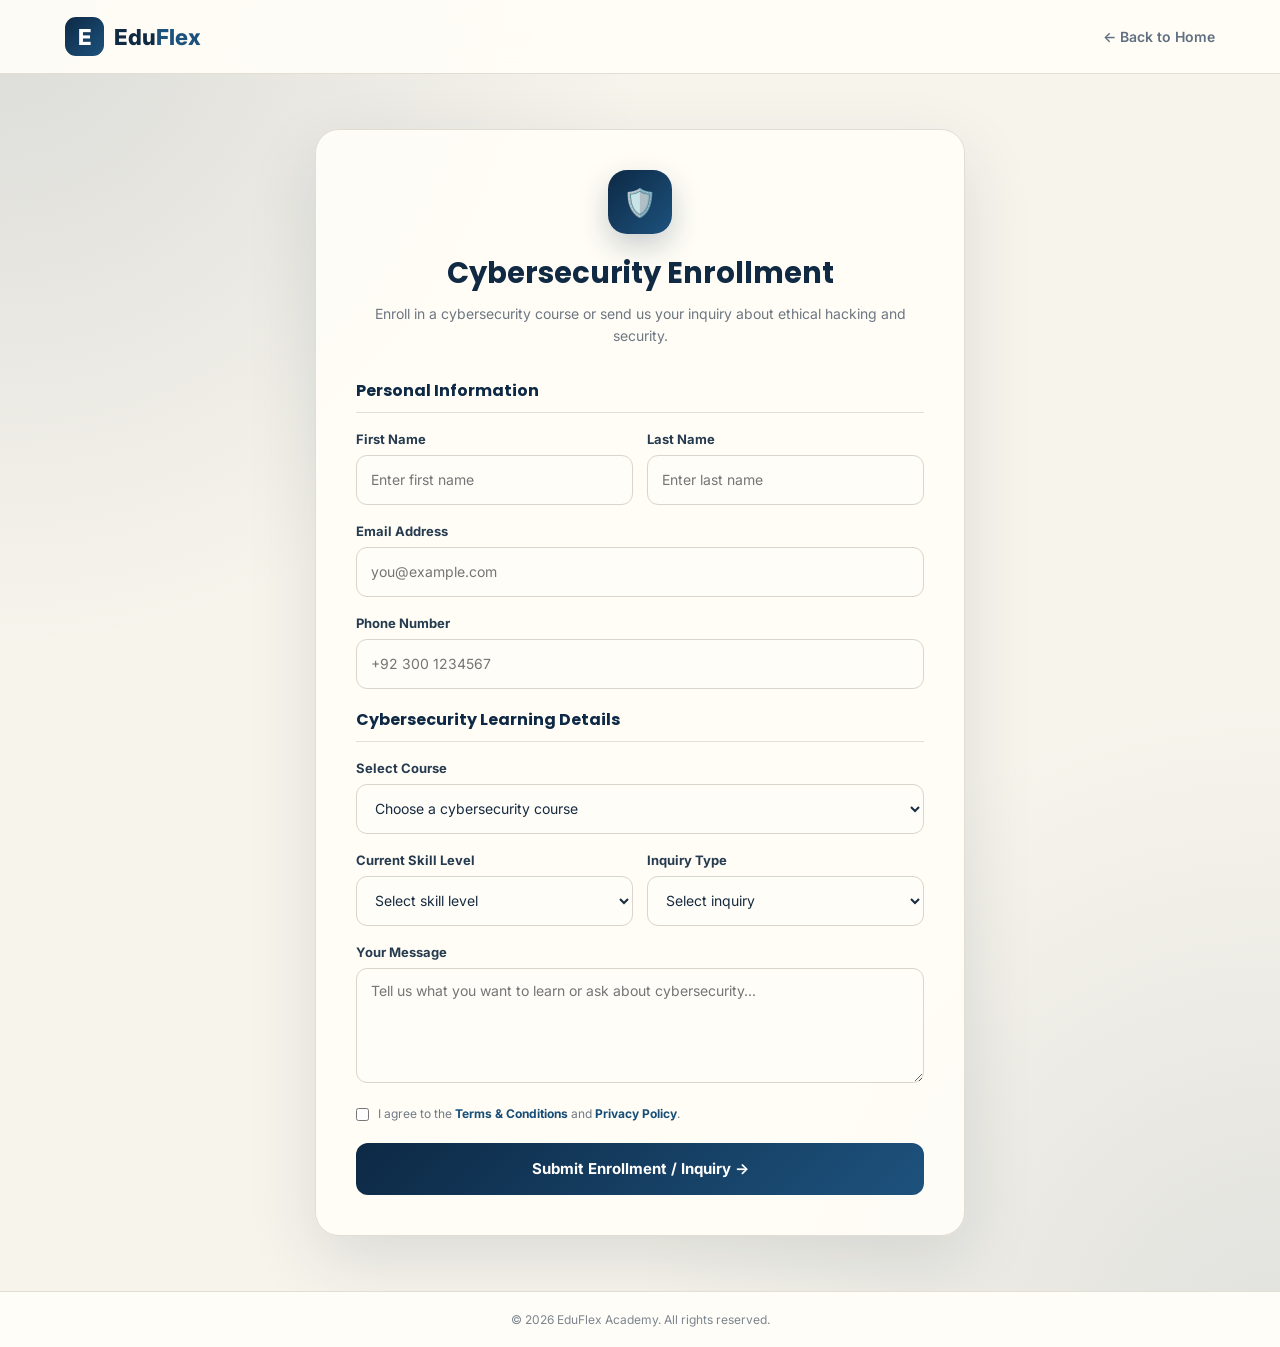
<file: Edu Flex academy 523/registration.html>
<!DOCTYPE html>
<html lang="en">

<head>

    <meta charset="UTF-8">
    <meta name="viewport" content="width=device-width, initial-scale=1.0">

    <title>Enrollment & Inquiry | EduFlex Academy</title>

    <link rel="preconnect" href="https://fonts.googleapis.com">
    <link rel="preconnect" href="https://fonts.gstatic.com" crossorigin>

    <link
        href="https://fonts.googleapis.com/css2?family=Inter:wght@400;500;600;700;800&family=Poppins:wght@500;600;700;800&display=swap"
        rel="stylesheet">

    <style>

        * {
            margin: 0;
            padding: 0;
            box-sizing: border-box;
        }

        body {
            font-family: "Inter", sans-serif;
            min-height: 100vh;

            background:
                radial-gradient(circle at top left,
                    rgba(15, 43, 74, .12),
                    transparent 35%),
                radial-gradient(circle at bottom right,
                    rgba(28, 61, 95, .10),
                    transparent 35%),
                #f7f4ec;

            color: #14263d;
            display: flex;
            flex-direction: column;
        }

        a {
            text-decoration: none;
        }

        .navbar {
            width: 100%;
            background: rgba(255, 253, 247, .94);
            border-bottom: 1px solid #e3ded3;
            backdrop-filter: blur(14px);
        }

        .nav-container {
            max-width: 1200px;
            margin: auto;
            padding: 17px 25px;

            display: flex;
            align-items: center;
            justify-content: space-between;
        }

        .logo {
            display: flex;
            align-items: center;
            gap: 10px;

            color: #102a43;
            font-size: 22px;
            font-weight: 800;
        }

        .logo span span {
            color: #1d527d;
        }

        .logo-icon {
            width: 39px;
            height: 39px;

            border-radius: 11px;

            background: linear-gradient(135deg, #0d2945, #1d527d);

            color: white;

            display: flex;
            align-items: center;
            justify-content: center;

            font-weight: 800;
        }

        .back-btn {
            color: #607080;
            font-size: 14px;
            font-weight: 600;
        }

        .back-btn:hover {
            color: #0d2945;
        }

        /* ================= FORM AREA ================= */

        .register-wrapper {
            flex: 1;

            display: flex;
            justify-content: center;
            align-items: center;

            padding: 55px 20px;
        }

        .register-card {
            width: 100%;
            max-width: 650px;

            background: rgba(255, 253, 247, .97);

            border: 1px solid #e2ddd2;
            border-radius: 24px;

            padding: 40px;

            box-shadow:
                0 25px 70px rgba(20, 38, 61, .12);
        }

        .register-icon {
            width: 64px;
            height: 64px;

            margin: 0 auto 18px;

            border-radius: 19px;

            background: linear-gradient(135deg, #0d2945, #1d527d);

            color: white;

            display: flex;
            align-items: center;
            justify-content: center;

            font-size: 27px;

            box-shadow:
                0 12px 30px rgba(13, 41, 69, .22);
        }

        .register-heading {
            text-align: center;
            margin-bottom: 30px;
        }

        .register-heading h1 {
            font-family: "Poppins", sans-serif;

            font-size: 29px;

            color: #102a43;

            margin-bottom: 8px;
        }

        .register-heading p {
            color: #6d7782;

            font-size: 14px;
            line-height: 1.6;
        }

        .form-row {
            display: grid;
            grid-template-columns: 1fr 1fr;

            gap: 14px;
        }

        .form-group {
            margin-bottom: 18px;
        }

        .form-group label {
            display: block;

            margin-bottom: 8px;

            color: #263b50;

            font-size: 13px;
            font-weight: 700;
        }

        .form-group input,
        .form-group select,
        .form-group textarea {

            width: 100%;

            padding: 13px 14px;

            border: 1px solid #d9d5cb;
            border-radius: 11px;

            outline: none;

            font-family: inherit;
            font-size: 14px;

            background: #fffdf8;
            color: #172b40;

            transition: .3s;
        }

        .form-group input,
        .form-group select {
            height: 50px;
        }

        .form-group textarea {
            min-height: 115px;
            resize: vertical;
        }

        /* ================= VALIDATION STATES ================= */

        .form-group input:focus,
        .form-group select:focus,
        .form-group textarea:focus {

            border-color: #1d527d;

            background: white;

            box-shadow:
                0 0 0 4px rgba(29, 82, 125, .10);
        }

        .form-group.valid input,
        .form-group.valid select,
        .form-group.valid textarea {

            border-color: #3c8a5a;

            background: #f5fbf7;
        }

        .form-group.invalid input,
        .form-group.invalid select,
        .form-group.invalid textarea {

            border-color: #c94b43;

            background: #fff8f7;
        }

        .validation-message {
            display: none;

            margin-top: 5px;

            font-size: 11px;
            font-weight: 600;
        }

        .form-group.invalid .validation-message {
            display: block;
            color: #b43e37;
        }

        .form-group.valid .validation-message {
            display: block;
            color: #33794c;
        }

        /* ================= SECTION LABEL ================= */

        .form-section-title {

            margin: 8px 0 18px;
            padding-bottom: 9px;

            border-bottom: 1px solid #e4dfd5;

            color: #0d2945;

            font-family: "Poppins", sans-serif;

            font-size: 16px;
        }

        /* ================= TERMS ================= */

        .terms {
            display: flex;
            align-items: flex-start;

            gap: 9px;

            margin: 5px 0 20px;

            color: #707a85;

            font-size: 12px;
            line-height: 1.5;
        }

        .terms input {
            margin-top: 3px;
            accent-color: #0d2945;
        }

        .terms a {
            color: #174e78;
            font-weight: 700;
        }

        /* ================= BUTTON ================= */

        .register-btn {
            width: 100%;
            height: 52px;

            border: none;
            border-radius: 12px;

            background: linear-gradient(135deg, #0d2945, #1d527d);

            color: white;

            font-family: inherit;
            font-size: 15px;
            font-weight: 700;

            cursor: pointer;

            transition: .3s;
        }

        .register-btn:hover {
            transform: translateY(-2px);

            box-shadow:
                0 13px 28px rgba(13, 41, 69, .24);
        }

        /* ================= MESSAGE ================= */

        .message {
            display: none;

            margin-top: 16px;

            padding: 13px;

            border-radius: 10px;

            text-align: center;

            font-size: 13px;
            font-weight: 600;
        }

        .message.success {
            display: block;

            background: #edf7f0;
            color: #23633d;
        }

        .message.error {
            display: block;

            background: #fbefed;
            color: #9c3d32;
        }

        /* ================= FOOTER ================= */

        .footer {
            text-align: center;

            padding: 20px;

            border-top: 1px solid #e3ded3;

            color: #7b858f;

            font-size: 12px;

            background: #fffdf7;
        }

        @media(max-width:600px) {

            .nav-container {
                padding: 15px 18px;
            }

            .register-wrapper {
                padding: 35px 15px;
            }

            .register-card {
                padding: 28px 22px;
            }

            .form-row {
                grid-template-columns: 1fr;
                gap: 0;
            }

            .register-heading h1 {
                font-size: 25px;
            }

        }

    </style>

</head>

<body>

    <!-- ================= NAVBAR ================= -->

    <header class="navbar">

        <div class="nav-container">

            <a href="index.html" class="logo">

                <div class="logo-icon">
                    E
                </div>

                <span>
                    Edu<span>Flex</span>
                </span>

            </a>

            <a href="index.html" class="back-btn">
                ← Back to Home
            </a>

        </div>

    </header>


    <!-- ================= FORM ================= -->

    <main class="register-wrapper">

        <div class="register-card">

            <div class="register-icon">
                🛡️
            </div>

            <div class="register-heading">

                <h1>
                    Cybersecurity Enrollment
                </h1>

                <p>
                    Enroll in a cybersecurity course or send us
                    your inquiry about ethical hacking and security.
                </p>

            </div>


            <form id="registerForm" novalidate>


                <!-- PERSONAL INFORMATION -->

                <h3 class="form-section-title">
                    Personal Information
                </h3>


                <div class="form-row">

                    <div class="form-group">

                        <label for="firstName">
                            First Name
                        </label>

                        <input
                            type="text"
                            id="firstName"
                            placeholder="Enter first name">

                        <small class="validation-message"></small>

                    </div>


                    <div class="form-group">

                        <label for="lastName">
                            Last Name
                        </label>

                        <input
                            type="text"
                            id="lastName"
                            placeholder="Enter last name">

                        <small class="validation-message"></small>

                    </div>

                </div>


                <div class="form-group">

                    <label for="email">
                        Email Address
                    </label>

                    <input
                        type="email"
                        id="email"
                        placeholder="you@example.com">

                    <small class="validation-message"></small>

                </div>


                <div class="form-group">

                    <label for="phone">
                        Phone Number
                    </label>

                    <input
                        type="tel"
                        id="phone"
                        placeholder="+92 300 1234567">

                    <small class="validation-message"></small>

                </div>


                <!-- COURSE INFORMATION -->

                <h3 class="form-section-title">
                    Cybersecurity Learning Details
                </h3>


                <div class="form-group">

                    <label for="course">
                        Select Course
                    </label>

                    <select id="course">

                        <option value="">
                            Choose a cybersecurity course
                        </option>

                        <option value="ethical">
                            Ethical Hacking
                        </option>

                        <option value="network">
                            Network Security Certification
                        </option>

                        <option value="corporate">
                            Corporate Cybersecurity
                        </option>

                    </select>

                    <small class="validation-message"></small>

                </div>


                <div class="form-row">

                    <div class="form-group">

                        <label for="level">
                            Current Skill Level
                        </label>

                        <select id="level">

                            <option value="">
                                Select skill level
                            </option>

                            <option value="beginner">
                                Beginner
                            </option>

                            <option value="intermediate">
                                Intermediate
                            </option>

                            <option value="advanced">
                                Advanced
                            </option>

                        </select>

                        <small class="validation-message"></small>

                    </div>


                    <div class="form-group">

                        <label for="inquiry">
                            Inquiry Type
                        </label>

                        <select id="inquiry">

                            <option value="">
                                Select inquiry
                            </option>

                            <option value="enrollment">
                                Course Enrollment
                            </option>

                            <option value="course-info">
                                Course Information
                            </option>

                            <option value="career">
                                Career Guidance
                            </option>

                            <option value="general">
                                General Inquiry
                            </option>

                        </select>

                        <small class="validation-message"></small>

                    </div>

                </div>


                <!-- MESSAGE -->

                <div class="form-group">

                    <label for="messageText">
                        Your Message
                    </label>

                    <textarea
                        id="messageText"
                        placeholder="Tell us what you want to learn or ask about cybersecurity..."></textarea>

                    <small class="validation-message"></small>

                </div>


                <!-- TERMS -->

                <label class="terms">

                    <input
                        type="checkbox"
                        id="terms">

                    <span>
                        I agree to the
                        <a href="#">Terms & Conditions</a>
                        and
                        <a href="#">Privacy Policy</a>.
                    </span>

                </label>


                <button
                    type="submit"
                    class="register-btn">

                    Submit Enrollment / Inquiry →

                </button>


                <div
                    id="message"
                    class="message">
                </div>

            </form>

        </div>

    </main>


    <footer class="footer">

        © 2026 EduFlex Academy.
        All rights reserved.

    </footer>


    <!-- ================= JAVASCRIPT VALIDATION ================= -->

    <script>

        const form =
            document.getElementById("registerForm");

        const successMessage =
            document.getElementById("message");


        function validateField(input, condition, successText, errorText) {

            const group = input.closest(".form-group");

            const message = group.querySelector(".validation-message");

            if (condition) {

                group.classList.remove("invalid");
                group.classList.add("valid");

                message.textContent = "✓ " + successText;

                return true;

            } else {

                group.classList.remove("valid");
                group.classList.add("invalid");

                message.textContent = errorText;

                return false;
            }
        }


        function validateForm() {

            let valid = true;


            const firstName =
                document.getElementById("firstName");

            const lastName =
                document.getElementById("lastName");

            const email =
                document.getElementById("email");

            const phone =
                document.getElementById("phone");

            const course =
                document.getElementById("course");

            const level =
                document.getElementById("level");

            const inquiry =
                document.getElementById("inquiry");

            const messageText =
                document.getElementById("messageText");


            valid &= validateField(
                firstName,
                firstName.value.trim().length >= 2,
                "Valid name",
                "Please enter your first name."
            );


            valid &= validateField(
                lastName,
                lastName.value.trim().length >= 2,
                "Valid name",
                "Please enter your last name."
            );


            valid &= validateField(
                email,
                /^[^\s@]+@[^\s@]+\.[^\s@]+$/.test(email.value.trim()),
                "Valid email",
                "Please enter a valid email address."
            );


            valid &= validateField(
                phone,
                /^[0-9+\-\s]{10,18}$/.test(phone.value.trim()),
                "Valid phone number",
                "Please enter a valid phone number."
            );


            valid &= validateField(
                course,
                course.value !== "",
                "Course selected",
                "Please select a course."
            );


            valid &= validateField(
                level,
                level.value !== "",
                "Skill level selected",
                "Please select your skill level."
            );


            valid &= validateField(
                inquiry,
                inquiry.value !== "",
                "Inquiry selected",
                "Please select an inquiry type."
            );


            valid &= validateField(
                messageText,
                messageText.value.trim().length >= 10,
                "Message looks good",
                "Please enter at least 10 characters."
            );


            return Boolean(valid);
        }


        /* REAL-TIME VALIDATION */

        document.querySelectorAll(
            "#registerForm input, #registerForm select, #registerForm textarea"
        ).forEach(function(field) {

            field.addEventListener("blur", function() {

                if (field.id !== "terms") {
                    validateForm();
                }

            });

        });


        /* SUBMIT */

        form.addEventListener("submit", function(event) {

            event.preventDefault();

            successMessage.className = "message";

            if (!validateForm()) {

                successMessage.className =
                    "message error";

                successMessage.textContent =
                    "Please correct the highlighted fields before submitting.";

                return;
            }


            const terms =
                document.getElementById("terms");


            if (!terms.checked) {

                successMessage.className =
                    "message error";

                successMessage.textContent =
                    "Please accept the Terms & Conditions.";

                return;
            }


            successMessage.className =
                "message success";

            successMessage.textContent =
                "✓ Your enrollment / inquiry has been submitted successfully!";


            form.reset();

            document.querySelectorAll(".form-group").forEach(function(group) {

                group.classList.remove("valid");
                group.classList.remove("invalid");

            });

        });

    </script>

</body>

</html>
</file>
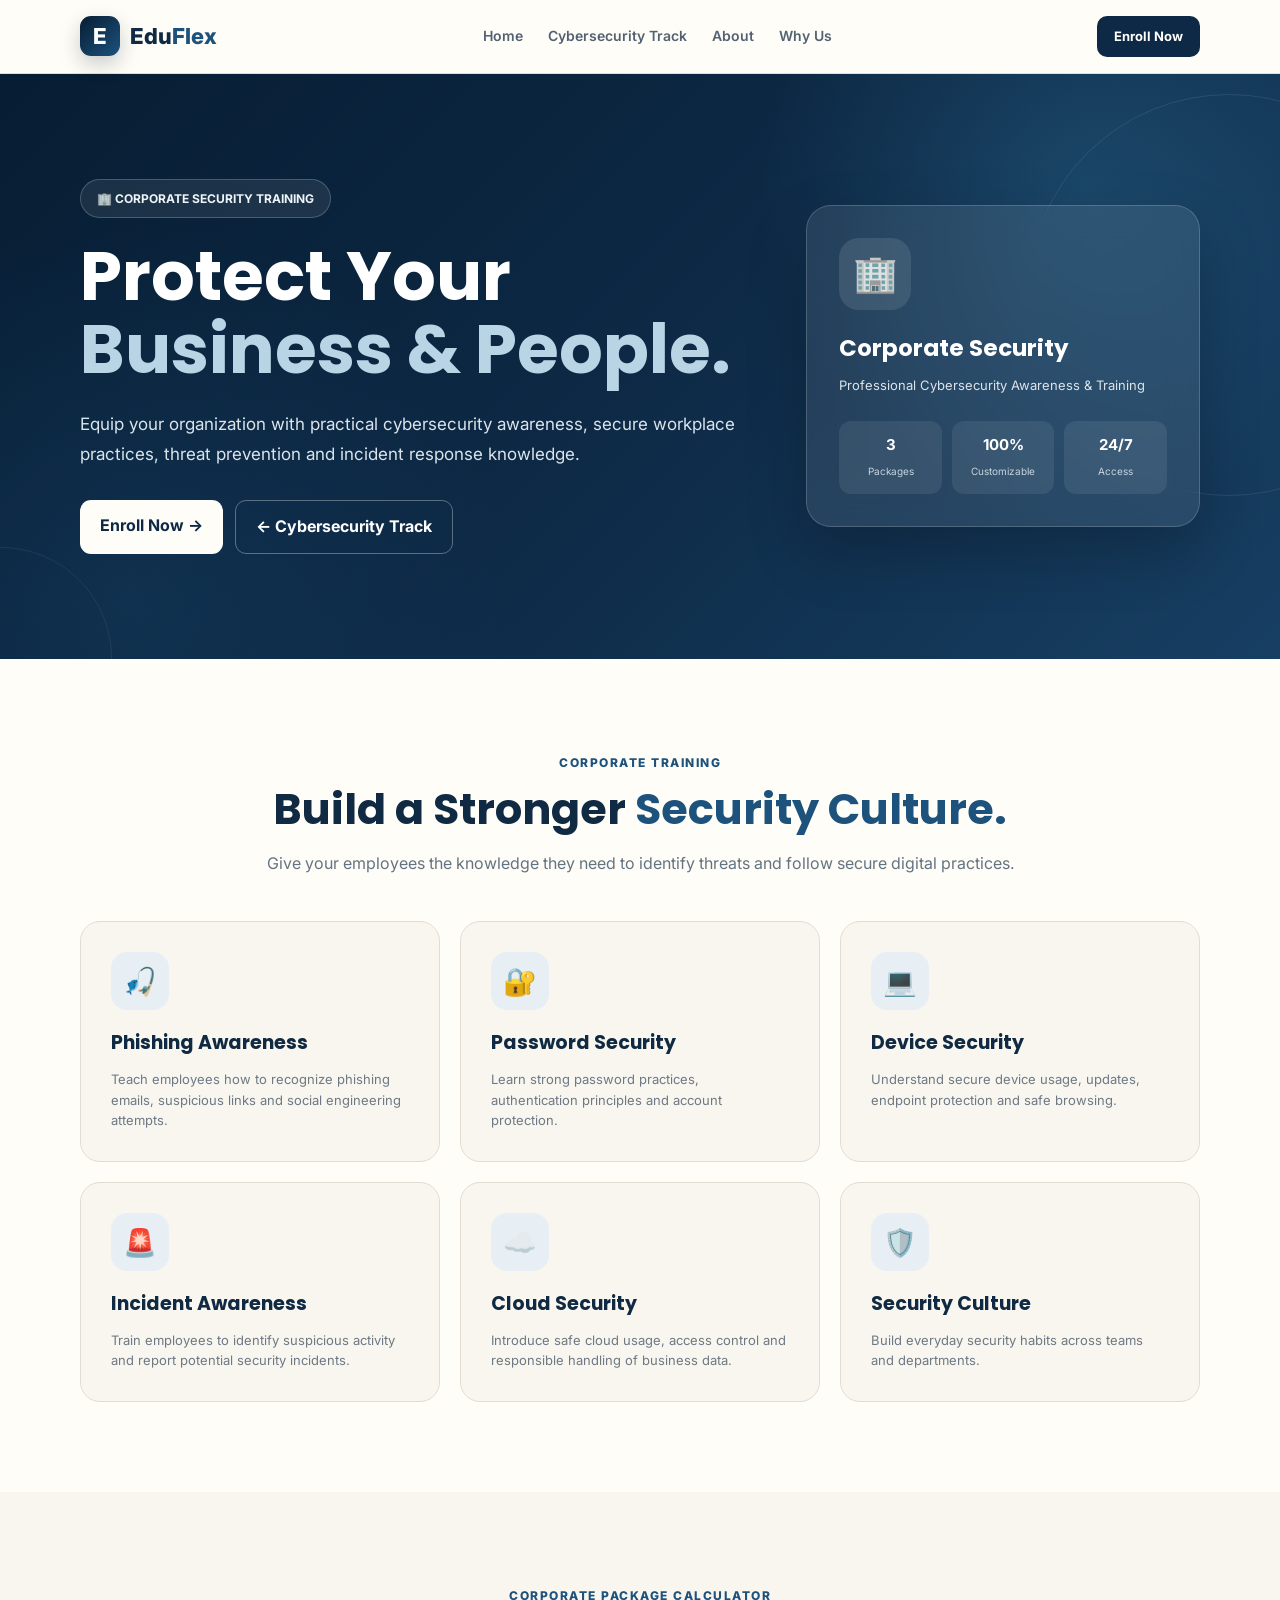
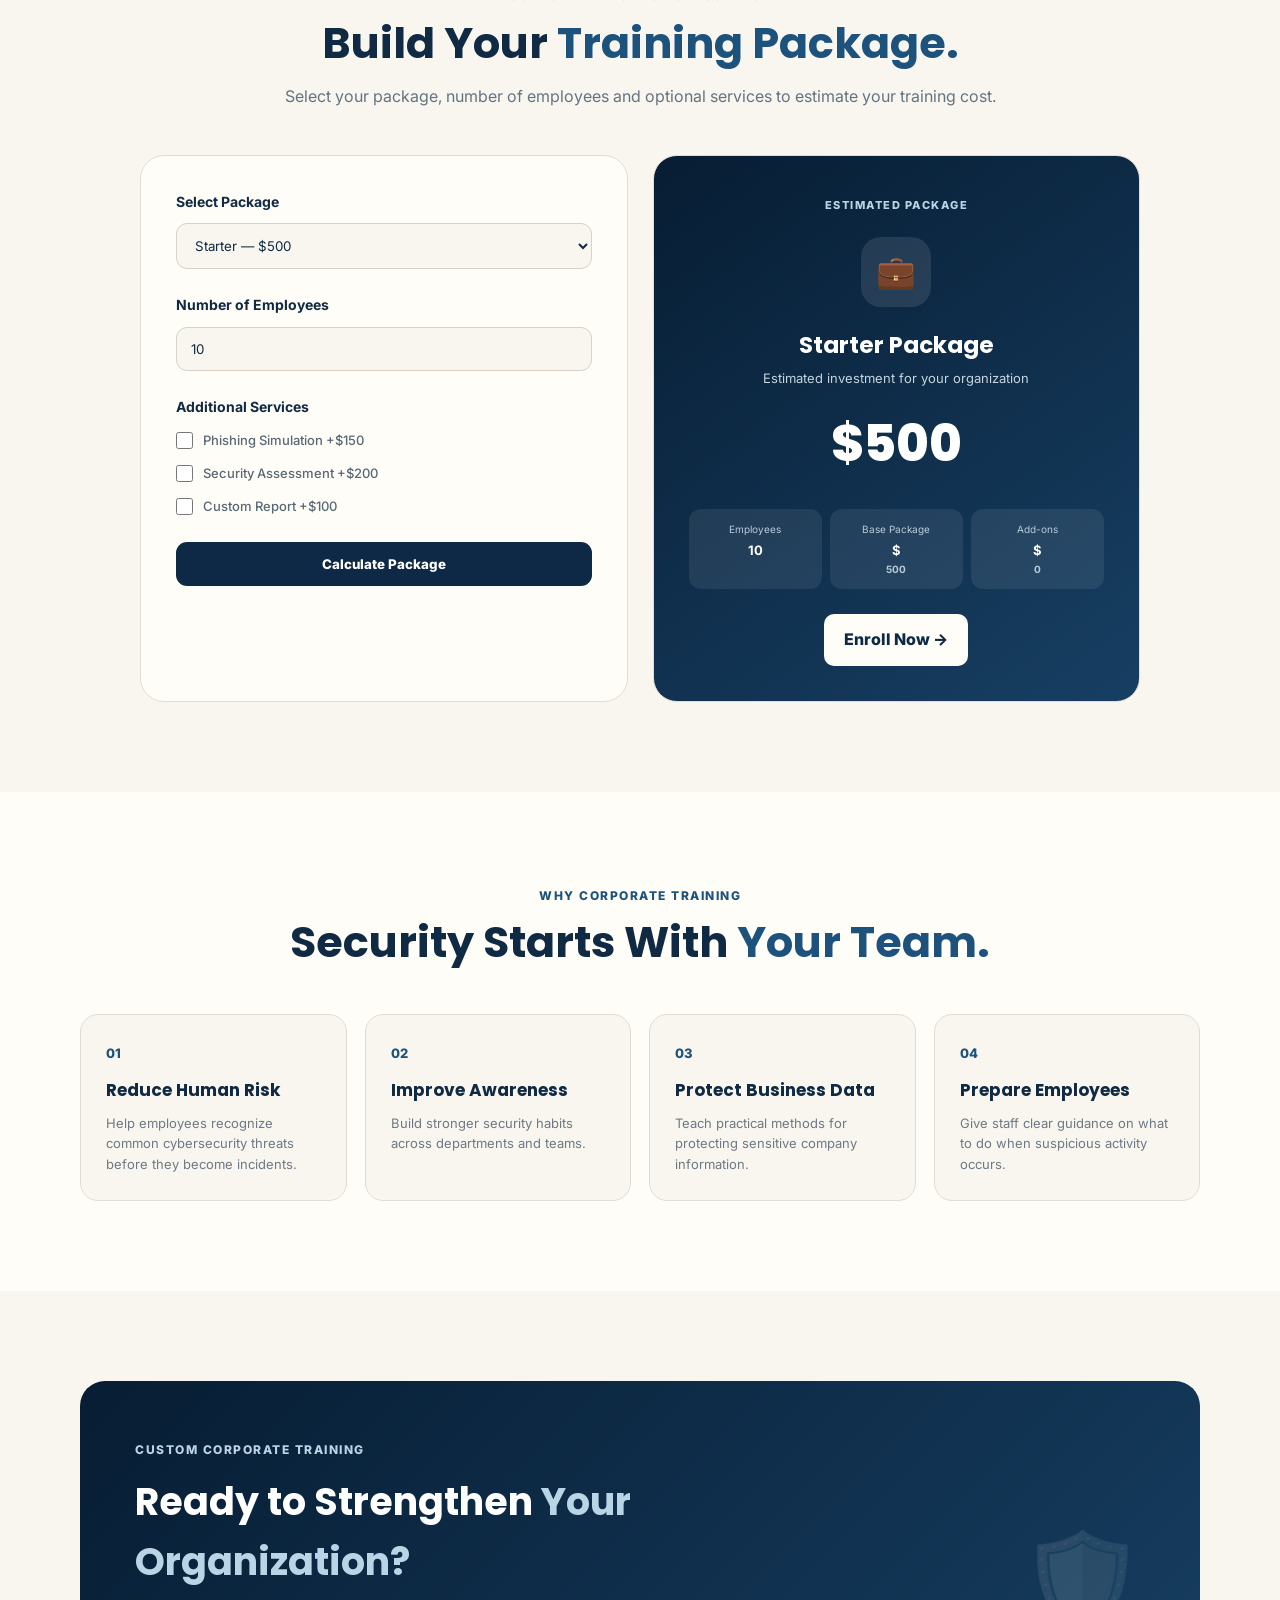
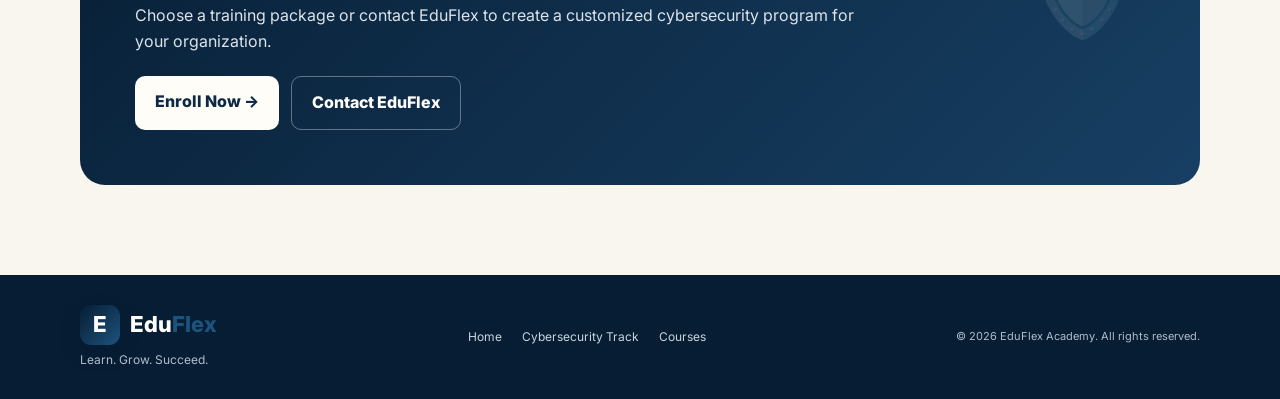
<file: Edu Flex academy 523/corporate-cybersecurity/corporate-cybersecurity.html>
<!DOCTYPE html>
<html lang="en">

<head>
    <meta charset="UTF-8">
    <meta name="viewport" content="width=device-width, initial-scale=1.0">

    <title>Corporate Security Training | EduFlex Academy</title>

    <link rel="preconnect" href="https://fonts.googleapis.com">
    <link rel="preconnect" href="https://fonts.gstatic.com" crossorigin>

    <link href="https://fonts.googleapis.com/css2?family=Inter:wght@400;500;600;700;800&family=Poppins:wght@500;600;700;800&display=swap" rel="stylesheet">

    <link rel="stylesheet" href="style.css">
</head>

<body>

<header class="cs-navbar">

    <div class="cs-container cs-nav-container">

        <a href="../index.html" class="cs-logo">
            <span class="cs-logo-icon">E</span>
            <span>Edu<span>Flex</span></span>
        </a>

        <nav class="cs-nav-links">

            <a href="../index.html">Home</a>

            <a href="../pages/cybersecurity/cybersecurity.html">
                Cybersecurity Track
            </a>

            <a href="../index.html#about">
                About
            </a>

            <a href="../index.html#why">
                Why Us
            </a>

        </nav>

        <!-- ENROLL NOW -->

        <a
            href="../registration.html?course=Corporate%20Cybersecurity"
            class="cs-nav-btn">

            Enroll Now

        </a>

    </div>

</header>


<!-- ================= HERO ================= -->

<section class="cs-hero">

    <div class="cs-container cs-hero-container">

        <div class="cs-hero-content">

            <span class="cs-badge">
                🏢 CORPORATE SECURITY TRAINING
            </span>

            <h1>
                Protect Your
                <span>Business & People.</span>
            </h1>

            <p>
                Equip your organization with practical cybersecurity
                awareness, secure workplace practices, threat prevention
                and incident response knowledge.
            </p>

            <div class="cs-hero-buttons">

                <!-- ENROLL NOW -->

                <a
                    href="../registration.html?course=Corporate%20Cybersecurity"
                    class="cs-btn cs-primary">

                    Enroll Now →

                </a>

                <a
                    href="../pages/cybersecurity/cybersecurity.html"
                    class="cs-btn cs-secondary">

                    ← Cybersecurity Track

                </a>

            </div>

        </div>


        <div class="cs-hero-card">

            <div class="cs-hero-icon">
                🏢
            </div>

            <h3>
                Corporate Security
            </h3>

            <p>
                Professional Cybersecurity Awareness & Training
            </p>

            <div class="cs-hero-stats">

                <div>
                    <strong>3</strong>
                    <small>Packages</small>
                </div>

                <div>
                    <strong>100%</strong>
                    <small>Customizable</small>
                </div>

                <div>
                    <strong>24/7</strong>
                    <small>Access</small>
                </div>

            </div>

        </div>

    </div>

</section>


<!-- ================= TRAINING AREAS ================= -->

<section class="cs-training-section">

    <div class="cs-container">

        <div class="cs-section-heading">

            <span class="cs-section-tag">
                CORPORATE TRAINING
            </span>

            <h2>
                Build a Stronger
                <span>Security Culture.</span>
            </h2>

            <p>
                Give your employees the knowledge they need to
                identify threats and follow secure digital practices.
            </p>

        </div>


        <div class="cs-training-grid">

            <div class="cs-training-card">

                <div class="cs-card-icon">🎣</div>

                <h3>Phishing Awareness</h3>

                <p>
                    Teach employees how to recognize phishing emails,
                    suspicious links and social engineering attempts.
                </p>

            </div>


            <div class="cs-training-card">

                <div class="cs-card-icon">🔐</div>

                <h3>Password Security</h3>

                <p>
                    Learn strong password practices, authentication
                    principles and account protection.
                </p>

            </div>


            <div class="cs-training-card">

                <div class="cs-card-icon">💻</div>

                <h3>Device Security</h3>

                <p>
                    Understand secure device usage, updates,
                    endpoint protection and safe browsing.
                </p>

            </div>


            <div class="cs-training-card">

                <div class="cs-card-icon">🚨</div>

                <h3>Incident Awareness</h3>

                <p>
                    Train employees to identify suspicious activity
                    and report potential security incidents.
                </p>

            </div>


            <div class="cs-training-card">

                <div class="cs-card-icon">☁️</div>

                <h3>Cloud Security</h3>

                <p>
                    Introduce safe cloud usage, access control and
                    responsible handling of business data.
                </p>

            </div>


            <div class="cs-training-card">

                <div class="cs-card-icon">🛡️</div>

                <h3>Security Culture</h3>

                <p>
                    Build everyday security habits across teams
                    and departments.
                </p>

            </div>

        </div>

    </div>

</section>


<!-- ================= PACKAGE CALCULATOR ================= -->

<section
    class="cs-calculator-section"
    id="package-calculator">

    <div class="cs-container">

        <div class="cs-section-heading">

            <span class="cs-section-tag">
                CORPORATE PACKAGE CALCULATOR
            </span>

            <h2>
                Build Your
                <span>Training Package.</span>
            </h2>

            <p>
                Select your package, number of employees and optional
                services to estimate your training cost.
            </p>

        </div>


        <div class="cs-calculator">

            <div class="cs-calculator-form">

                <div class="cs-form-group">

                    <label for="package">
                        Select Package
                    </label>

                    <select id="package">

                        <option value="500">
                            Starter — $500
                        </option>

                        <option value="900">
                            Professional — $900
                        </option>

                        <option value="1500">
                            Enterprise — $1,500
                        </option>

                    </select>

                </div>


                <div class="cs-form-group">

                    <label for="employees">
                        Number of Employees
                    </label>

                    <input
                        type="number"
                        id="employees"
                        min="1"
                        max="1000"
                        value="10">

                </div>


                <div class="cs-form-group">

                    <label>
                        Additional Services
                    </label>

                    <label class="cs-checkbox">

                        <input
                            type="checkbox"
                            value="150"
                            class="cs-addon">

                        <span>
                            Phishing Simulation +$150
                        </span>

                    </label>


                    <label class="cs-checkbox">

                        <input
                            type="checkbox"
                            value="200"
                            class="cs-addon">

                        <span>
                            Security Assessment +$200
                        </span>

                    </label>


                    <label class="cs-checkbox">

                        <input
                            type="checkbox"
                            value="100"
                            class="cs-addon">

                        <span>
                            Custom Report +$100
                        </span>

                    </label>

                </div>


                <button
                    type="button"
                    id="calculateBtn"
                    class="cs-calculate-btn">

                    Calculate Package

                </button>

            </div>


            <div class="cs-calculator-result">

                <span class="cs-result-label">
                    ESTIMATED PACKAGE
                </span>

                <div class="cs-result-icon">
                    💼
                </div>

                <h3 id="selectedPackage">
                    Starter Package
                </h3>

                <p>
                    Estimated investment for your organization
                </p>

                <div class="cs-price">
                    $<span id="totalPrice">500</span>
                </div>


                <div class="cs-result-details">

                    <div>
                        <span>Employees</span>
                        <strong id="employeeResult">10</strong>
                    </div>

                    <div>
                        <span>Base Package</span>
                        <strong>
                            $<span id="basePrice">500</span>
                        </strong>
                    </div>

                    <div>
                        <span>Add-ons</span>
                        <strong>
                            $<span id="addonPrice">0</span>
                        </strong>
                    </div>

                </div>


                <!-- ENROLL NOW -->

                <a
                    href="../registration.html?course=Corporate%20Cybersecurity"
                    class="cs-result-btn">

                    Enroll Now →

                </a>

            </div>

        </div>

    </div>

</section>


<!-- ================= BENEFITS ================= -->

<section class="cs-benefits-section">

    <div class="cs-container">

        <div class="cs-section-heading">

            <span class="cs-section-tag">
                WHY CORPORATE TRAINING
            </span>

            <h2>
                Security Starts With
                <span>Your Team.</span>
            </h2>

        </div>


        <div class="cs-benefits-grid">

            <div class="cs-benefit-card">

                <span>01</span>

                <h3>
                    Reduce Human Risk
                </h3>

                <p>
                    Help employees recognize common cybersecurity
                    threats before they become incidents.
                </p>

            </div>


            <div class="cs-benefit-card">

                <span>02</span>

                <h3>
                    Improve Awareness
                </h3>

                <p>
                    Build stronger security habits across
                    departments and teams.
                </p>

            </div>


            <div class="cs-benefit-card">

                <span>03</span>

                <h3>
                    Protect Business Data
                </h3>

                <p>
                    Teach practical methods for protecting
                    sensitive company information.
                </p>

            </div>


            <div class="cs-benefit-card">

                <span>04</span>

                <h3>
                    Prepare Employees
                </h3>

                <p>
                    Give staff clear guidance on what to do
                    when suspicious activity occurs.
                </p>

            </div>

        </div>

    </div>

</section>


<!-- ================= CUSTOM CTA ================= -->

<section
    class="cs-cta-section"
    id="contact">

    <div class="cs-container">

        <div class="cs-cta-box">

            <div class="cs-cta-content">

                <span class="cs-section-tag">
                    CUSTOM CORPORATE TRAINING
                </span>

                <h2>
                    Ready to Strengthen
                    <span>Your Organization?</span>
                </h2>

                <p>
                    Choose a training package or contact EduFlex
                    to create a customized cybersecurity program
                    for your organization.
                </p>


                <div class="cs-cta-buttons">

                    <!-- ENROLL NOW -->

                    <a
                        href="../registration.html?course=Corporate%20Cybersecurity"
                        class="cs-white-btn">

                        Enroll Now →

                    </a>


                    <a
                        href="mailto:info@eduflex.com"
                        class="cs-outline-btn">

                        Contact EduFlex

                    </a>

                </div>

            </div>


            <div class="cs-cta-symbol">
                🛡️
            </div>

        </div>

    </div>

</section>


<!-- ================= FOOTER ================= -->

<footer class="cs-footer">

    <div class="cs-container cs-footer-container">

        <div>

            <a
                href="../index.html"
                class="cs-logo cs-footer-logo">

                <span class="cs-logo-icon">
                    E
                </span>

                <span>
                    Edu<span>Flex</span>
                </span>

            </a>

            <p>
                Learn. Grow. Succeed.
            </p>

        </div>


        <div class="cs-footer-links">

            <a href="../index.html">
                Home
            </a>

            <a href="../pages/cybersecurity/cybersecurity.html">
                Cybersecurity Track
            </a>

            <a href="../index.html#courses">
                Courses
            </a>

        </div>


        <div class="cs-footer-copy">

            © 2026 EduFlex Academy.
            All rights reserved.

        </div>

    </div>

</footer>


<script src="script.js"></script>

</body>

</html>
</file>
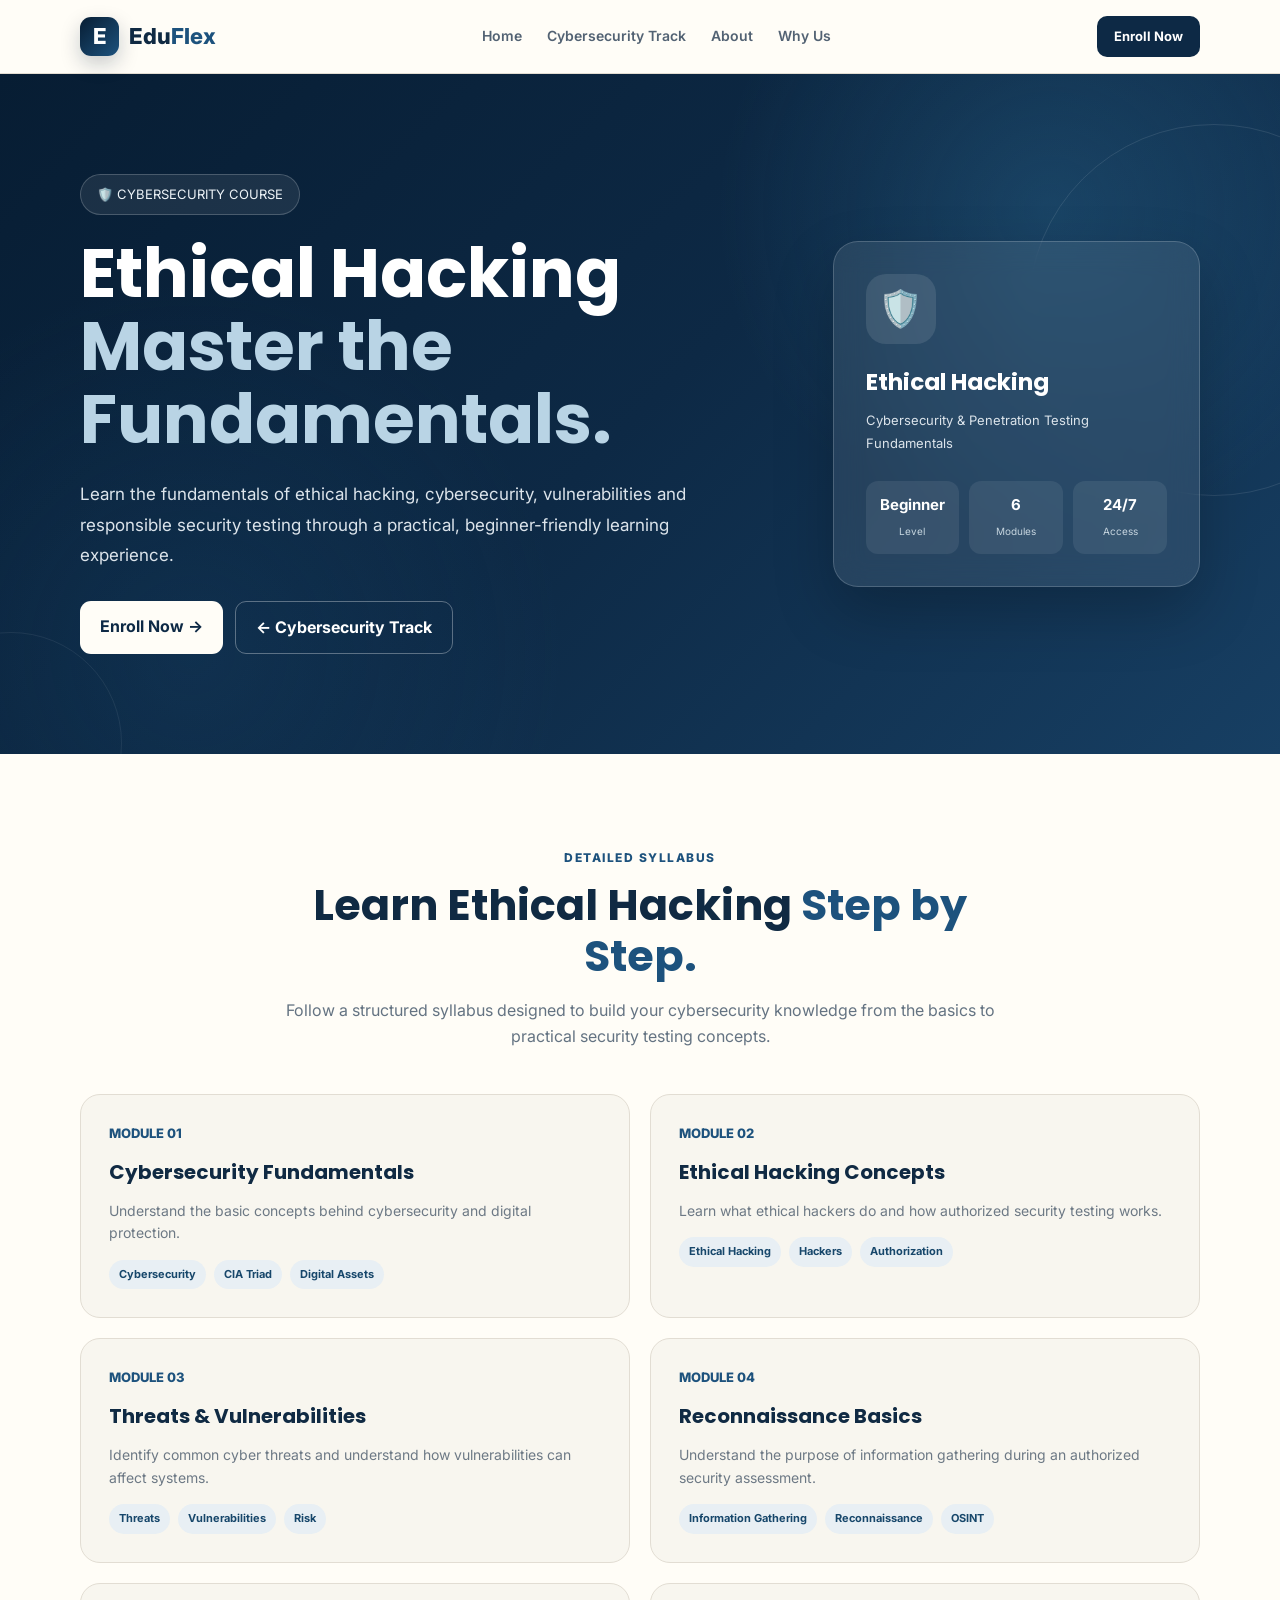
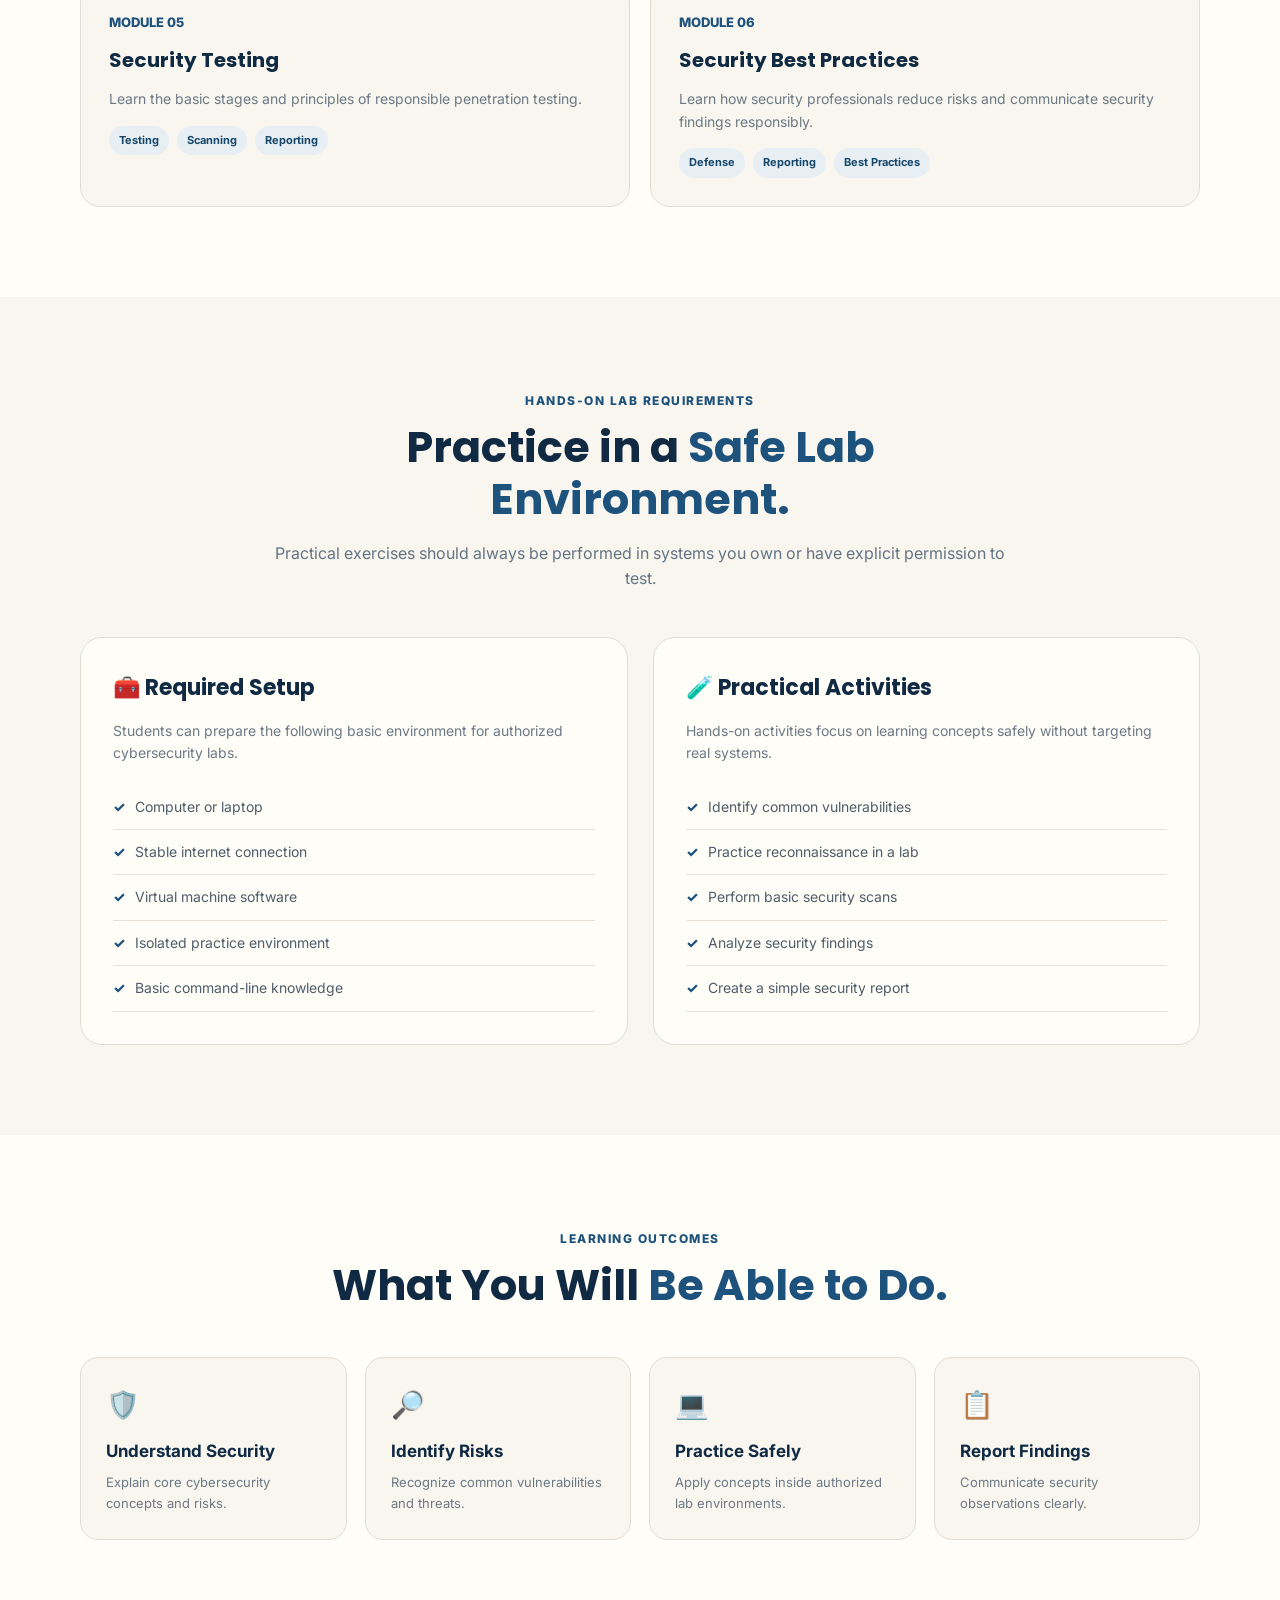
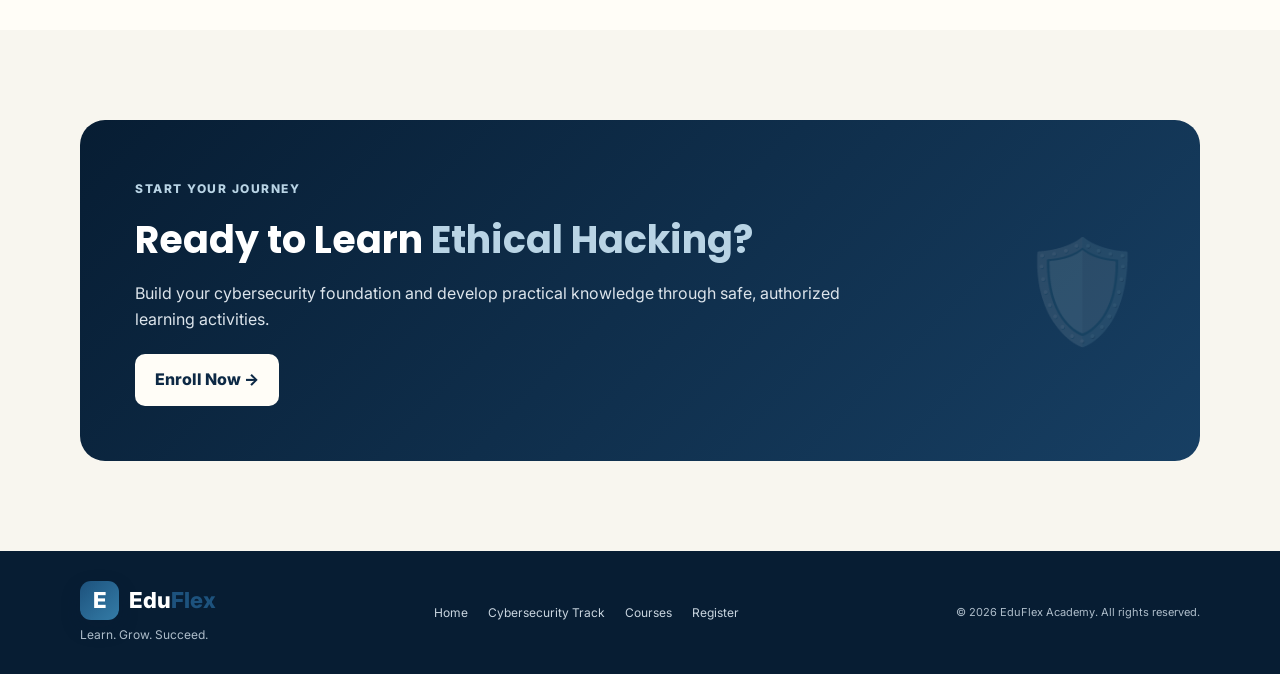
<file: Edu Flex academy 523/Ethical Hacking/ethical hacking.html>
<!DOCTYPE html>
<html lang="en">

<head>

    <meta charset="UTF-8">
    <meta name="viewport" content="width=device-width, initial-scale=1.0">

    <title>Ethical Hacking | EduFlex Academy</title>

    <link rel="preconnect" href="https://fonts.googleapis.com">
    <link rel="preconnect" href="https://fonts.gstatic.com" crossorigin>

    <link
        href="https://fonts.googleapis.com/css2?family=Inter:wght@400;500;600;700;800&family=Poppins:wght@500;600;700;800&display=swap"
        rel="stylesheet">

    <style>

        * {
            margin: 0;
            padding: 0;
            box-sizing: border-box;
        }

        html {
            scroll-behavior: smooth;
        }

        body {
            font-family: "Inter", sans-serif;
            background: #f8f6ef;
            color: #102a43;
            line-height: 1.6;
        }

        a {
            text-decoration: none;
            color: inherit;
        }

        .container {
            width: min(1120px, 90%);
            margin: auto;
        }

        /* NAVBAR */

        .navbar {
            background: rgba(255, 253, 247, 0.96);
            backdrop-filter: blur(15px);
            border-bottom: 1px solid #e3ddd2;
            padding: 16px 0;
            position: sticky;
            top: 0;
            z-index: 1000;
        }

        .nav-container {
            display: flex;
            align-items: center;
            justify-content: space-between;
            gap: 25px;
        }

        .logo {
            display: flex;
            align-items: center;
            gap: 10px;
            font-size: 22px;
            font-weight: 800;
            color: #102a43;
        }

        .logo-icon {
            width: 39px;
            height: 39px;
            display: flex;
            align-items: center;
            justify-content: center;
            border-radius: 11px;
            background: linear-gradient(135deg, #071d33, #1d527d);
            color: white;
            font-weight: 800;
            box-shadow: 0 8px 20px rgba(7, 29, 51, 0.22);
        }

        .logo span span {
            color: #1d527d;
        }

        .nav-links {
            display: flex;
            align-items: center;
            gap: 25px;
        }

        .nav-links a {
            color: #526273;
            font-size: 14px;
            font-weight: 600;
            transition: 0.3s;
        }

        .nav-links a:hover {
            color: #1d527d;
        }

        .nav-btn {
            padding: 10px 17px;
            border-radius: 10px;
            background: #0d2945;
            color: white;
            font-size: 13px;
            font-weight: 700;
            transition: 0.3s;
        }

        .nav-btn:hover {
            background: #1d527d;
            transform: translateY(-2px);
        }

        /* HERO */

        .hero {
            position: relative;
            overflow: hidden;
            padding: 100px 0;
            background:
                radial-gradient(
                    circle at 82% 20%,
                    rgba(52, 124, 167, 0.28),
                    transparent 28%
                ),
                radial-gradient(
                    circle at 15% 85%,
                    rgba(29, 82, 125, 0.22),
                    transparent 30%
                ),
                linear-gradient(
                    135deg,
                    #071d33,
                    #0d2945,
                    #173f63
                );
            color: white;
        }

        .hero::before {
            content: "";
            position: absolute;
            width: 370px;
            height: 370px;
            border-radius: 50%;
            border: 1px solid rgba(255,255,255,0.10);
            right: -120px;
            top: 50px;
        }

        .hero::after {
            content: "";
            position: absolute;
            width: 220px;
            height: 220px;
            border-radius: 50%;
            border: 1px solid rgba(255,255,255,0.07);
            left: -100px;
            bottom: -100px;
        }

        .hero-container {
            display: grid;
            grid-template-columns: 1.3fr 0.7fr;
            align-items: center;
            gap: 70px;
            position: relative;
            z-index: 2;
        }

        .badge {
            display: inline-block;
            padding: 9px 16px;
            border: 1px solid rgba(255,255,255,0.20);
            background: rgba(255,255,255,0.08);
            border-radius: 30px;
            font-size: 13px;
            margin-bottom: 22px;
            color: #eef4f8;
        }

        .hero h1 {
            font-family: "Poppins", sans-serif;
            font-size: clamp(43px, 6vw, 68px);
            line-height: 1.08;
            margin-bottom: 22px;
        }

        .hero h1 span {
            display: block;
            color: #b9d4e5;
        }

        .hero p {
            max-width: 700px;
            color: #dce4eb;
            font-size: 17px;
            line-height: 1.8;
            margin-bottom: 30px;
        }

        .buttons {
            display: flex;
            gap: 12px;
            flex-wrap: wrap;
        }

        .btn {
            padding: 13px 20px;
            border-radius: 11px;
            font-weight: 700;
            transition: 0.3s;
        }

        .primary {
            background: #fffdf7;
            color: #0d2945;
        }

        .primary:hover {
            background: #ffffff;
            transform: translateY(-3px);
        }

        .secondary {
            border: 1px solid rgba(255,255,255,0.32);
            color: white;
        }

        .secondary:hover {
            background: rgba(255,255,255,0.08);
            transform: translateY(-3px);
        }

        /* HERO CARD */

        .hero-card {
            padding: 32px;
            border-radius: 25px;
            background: rgba(255,255,255,0.09);
            border: 1px solid rgba(255,255,255,0.18);
            backdrop-filter: blur(15px);
            box-shadow: 0 25px 60px rgba(0,0,0,0.22);
        }

        .hero-icon {
            width: 70px;
            height: 70px;
            display: flex;
            align-items: center;
            justify-content: center;
            background: rgba(255,255,255,0.10);
            border-radius: 20px;
            font-size: 36px;
            margin-bottom: 20px;
        }

        .hero-card h3 {
            font-family: "Poppins", sans-serif;
            font-size: 23px;
            margin-bottom: 8px;
        }

        .hero-card p {
            font-size: 13px;
            color: #dce4eb;
            margin-bottom: 25px;
        }

        .hero-info {
            display: grid;
            grid-template-columns: repeat(3,1fr);
            gap: 10px;
        }

        .hero-info div {
            padding: 12px 8px;
            text-align: center;
            border-radius: 12px;
            background: rgba(255,255,255,0.08);
        }

        .hero-info strong {
            display: block;
            font-size: 15px;
        }

        .hero-info small {
            color: #c6d5df;
            font-size: 10px;
        }

        /* GENERAL SECTIONS */

        section:not(.hero) {
            padding: 90px 0;
        }

        .section-heading {
            text-align: center;
            max-width: 760px;
            margin: 0 auto 45px;
        }

        .section-tag {
            color: #1d527d;
            font-size: 12px;
            font-weight: 800;
            letter-spacing: 1.5px;
        }

        .section-heading h2 {
            font-family: "Poppins", sans-serif;
            font-size: clamp(30px,4vw,43px);
            line-height: 1.2;
            margin: 10px 0 15px;
            color: #102a43;
        }

        .section-heading h2 span {
            color: #1d527d;
        }

        .section-heading p {
            color: #647382;
        }

        /* SYLLABUS */

        .syllabus-section {
            background: #fffdf7;
        }

        .syllabus-grid {
            display: grid;
            grid-template-columns: repeat(2,1fr);
            gap: 20px;
        }

        .syllabus-card {
            padding: 28px;
            border-radius: 20px;
            border: 1px solid #e2ddd3;
            background: #f8f6ef;
            transition: 0.3s;
        }

        .syllabus-card:hover {
            transform: translateY(-5px);
            box-shadow: 0 18px 40px rgba(16,42,67,0.10);
            border-color: #b9cbd7;
        }

        .module-number {
            color: #1d527d;
            font-weight: 800;
            font-size: 13px;
            margin-bottom: 12px;
        }

        .syllabus-card h3 {
            font-family: "Poppins", sans-serif;
            font-size: 20px;
            margin-bottom: 12px;
            color: #102a43;
        }

        .syllabus-card p {
            color: #6d7985;
            font-size: 14px;
            margin-bottom: 15px;
        }

        .topics {
            display: flex;
            flex-wrap: wrap;
            gap: 8px;
        }

        .topics span {
            padding: 6px 10px;
            border-radius: 20px;
            background: #e8eff4;
            color: #17476b;
            font-size: 11px;
            font-weight: 700;
        }

        /* LAB */

        .lab-section {
            background: #f8f6ef;
        }

        .lab-grid {
            display: grid;
            grid-template-columns: 1fr 1fr;
            gap: 25px;
        }

        .lab-box {
            padding: 32px;
            border-radius: 22px;
            background: #fffdf7;
            border: 1px solid #e2ddd3;
            transition: 0.3s;
        }

        .lab-box:hover {
            transform: translateY(-4px);
            box-shadow: 0 15px 35px rgba(16,42,67,0.09);
        }

        .lab-box h3 {
            font-family: "Poppins", sans-serif;
            margin-bottom: 15px;
            font-size: 22px;
            color: #102a43;
        }

        .lab-box p {
            color: #6d7985;
            font-size: 14px;
            margin-bottom: 20px;
        }

        .lab-list {
            list-style: none;
        }

        .lab-list li {
            padding: 11px 0;
            border-bottom: 1px solid #e7e1d7;
            color: #4f5d69;
            font-size: 14px;
        }

        .lab-list li::before {
            content: "✓";
            color: #1d527d;
            font-weight: 800;
            margin-right: 10px;
        }

        /* OUTCOMES */

        .outcomes-section {
            background: #fffdf7;
        }

        .outcomes-grid {
            display: grid;
            grid-template-columns: repeat(4,1fr);
            gap: 18px;
        }

        .outcome-card {
            padding: 25px;
            border-radius: 18px;
            background: #f8f6ef;
            border: 1px solid #e2ddd3;
            transition: 0.3s;
        }

        .outcome-card:hover {
            transform: translateY(-5px);
            box-shadow: 0 15px 30px rgba(16,42,67,0.09);
        }

        .outcome-card span {
            font-size: 27px;
        }

        .outcome-card h3 {
            margin: 12px 0 7px;
            font-size: 17px;
            color: #102a43;
        }

        .outcome-card p {
            color: #6d7985;
            font-size: 13px;
        }

        /* CTA */

        .cta-section {
            background: #f8f6ef;
        }

        .cta-box {
            padding: 55px;
            border-radius: 25px;
            background: linear-gradient(
                135deg,
                #071d33,
                #173f63
            );
            color: white;
            display: flex;
            justify-content: space-between;
            align-items: center;
            gap: 30px;
            overflow: hidden;
        }

        .cta-content {
            max-width: 720px;
        }

        .cta-content .section-tag {
            color: #b9d4e5;
        }

        .cta-content h2 {
            font-family: "Poppins", sans-serif;
            font-size: 38px;
            margin: 10px 0;
        }

        .cta-content h2 span {
            color: #b9d4e5;
        }

        .cta-content p {
            color: #dce4eb;
            margin-bottom: 22px;
        }

        .white-btn {
            display: inline-block;
            padding: 13px 20px;
            border-radius: 10px;
            background: #fffdf7;
            color: #0d2945;
            font-weight: 800;
            transition: 0.3s;
        }

        .white-btn:hover {
            transform: translateY(-3px);
            background: white;
        }

        .cta-symbol {
            font-size: 100px;
            opacity: 0.15;
        }

        /* FOOTER */

        .footer {
            background: #071d33;
            color: #dce4eb;
            padding: 30px 0;
        }

        .footer-container {
            display: flex;
            justify-content: space-between;
            align-items: center;
            gap: 25px;
        }

        .footer .logo {
            color: white;
        }

        .footer .logo-icon {
            background: linear-gradient(
                135deg,
                #1d527d,
                #347ca7
            );
        }

        .footer p {
            color: #aebdca;
            font-size: 12px;
            margin-top: 5px;
        }

        .footer-links {
            display: flex;
            gap: 20px;
        }

        .footer-links a {
            font-size: 12px;
            color: #c9d5df;
            transition: 0.3s;
        }

        .footer-links a:hover {
            color: white;
        }

        .footer-copy {
            font-size: 11px;
            color: #aebdca;
        }

        /* RESPONSIVE */

        @media(max-width:850px) {

            .hero-container,
            .lab-grid {
                grid-template-columns: 1fr;
            }

            .syllabus-grid {
                grid-template-columns: 1fr;
            }

            .outcomes-grid {
                grid-template-columns: 1fr 1fr;
            }

            .nav-links {
                display: none;
            }

            .hero-card {
                max-width: 500px;
            }

            .footer-container {
                flex-direction: column;
                text-align: center;
            }

        }

        @media(max-width:600px) {

            section:not(.hero) {
                padding: 65px 0;
            }

            .hero {
                padding: 70px 0;
            }

            .hero h1 {
                font-size: 43px;
            }

            .hero-card {
                padding: 25px;
            }

            .outcomes-grid {
                grid-template-columns: 1fr;
            }

            .cta-box {
                padding: 35px 25px;
            }

            .cta-symbol {
                display: none;
            }

        }

    </style>

</head>

<body>

<!-- ================= NAVBAR ================= -->

<header class="navbar">

    <div class="container nav-container">

        <a href="../index.html" class="logo">

            <div class="logo-icon">
                E
            </div>

            <span>
                Edu<span>Flex</span>
            </span>

        </a>

        <nav class="nav-links">

            <a href="../index.html">
                Home
            </a>

            <a href="../pages/cybersecurity/index.html">
                Cybersecurity Track
            </a>

            <a href="../index.html#about">
                About
            </a>

            <a href="../index.html#why">
                Why Us
            </a>

        </nav>

        <!-- REGISTRATION LINK ADDED -->

        <a href="../registration.html" class="nav-btn">
            Enroll Now
        </a>

    </div>

</header>


<!-- ================= HERO ================= -->

<section class="hero">

    <div class="container hero-container">

        <div>

            <div class="badge">
                🛡️ CYBERSECURITY COURSE
            </div>

            <h1>

                Ethical Hacking

                <span>
                    Master the Fundamentals.
                </span>

            </h1>

            <p>

                Learn the fundamentals of ethical hacking,
                cybersecurity, vulnerabilities and responsible
                security testing through a practical,
                beginner-friendly learning experience.

            </p>

            <div class="buttons">

                <!-- REGISTRATION LINK ADDED -->

                <a
                    href="../registration.html"
                    class="btn primary">

                    Enroll Now →

                </a>

                <a
                    href="../pages/cybersecurity/index.html"
                    class="btn secondary">

                    ← Cybersecurity Track

                </a>

            </div>

        </div>


        <div class="hero-card">

            <div class="hero-icon">
                🛡️
            </div>

            <h3>
                Ethical Hacking
            </h3>

            <p>
                Cybersecurity & Penetration Testing Fundamentals
            </p>

            <div class="hero-info">

                <div>
                    <strong>Beginner</strong>
                    <small>Level</small>
                </div>

                <div>
                    <strong>6</strong>
                    <small>Modules</small>
                </div>

                <div>
                    <strong>24/7</strong>
                    <small>Access</small>
                </div>

            </div>

        </div>

    </div>

</section>


<!-- ================= DETAILED SYLLABUS ================= -->

<section
    class="syllabus-section"
    id="syllabus">

    <div class="container">

        <div class="section-heading">

            <span class="section-tag">
                DETAILED SYLLABUS
            </span>

            <h2>

                Learn Ethical Hacking

                <span>
                    Step by Step.
                </span>

            </h2>

            <p>

                Follow a structured syllabus designed to build
                your cybersecurity knowledge from the basics
                to practical security testing concepts.

            </p>

        </div>


        <div class="syllabus-grid">

            <div class="syllabus-card">

                <div class="module-number">
                    MODULE 01
                </div>

                <h3>
                    Cybersecurity Fundamentals
                </h3>

                <p>
                    Understand the basic concepts behind
                    cybersecurity and digital protection.
                </p>

                <div class="topics">

                    <span>Cybersecurity</span>
                    <span>CIA Triad</span>
                    <span>Digital Assets</span>

                </div>

            </div>


            <div class="syllabus-card">

                <div class="module-number">
                    MODULE 02
                </div>

                <h3>
                    Ethical Hacking Concepts
                </h3>

                <p>
                    Learn what ethical hackers do and how
                    authorized security testing works.
                </p>

                <div class="topics">

                    <span>Ethical Hacking</span>
                    <span>Hackers</span>
                    <span>Authorization</span>

                </div>

            </div>


            <div class="syllabus-card">

                <div class="module-number">
                    MODULE 03
                </div>

                <h3>
                    Threats & Vulnerabilities
                </h3>

                <p>
                    Identify common cyber threats and understand
                    how vulnerabilities can affect systems.
                </p>

                <div class="topics">

                    <span>Threats</span>
                    <span>Vulnerabilities</span>
                    <span>Risk</span>

                </div>

            </div>


            <div class="syllabus-card">

                <div class="module-number">
                    MODULE 04
                </div>

                <h3>
                    Reconnaissance Basics
                </h3>

                <p>
                    Understand the purpose of information gathering
                    during an authorized security assessment.
                </p>

                <div class="topics">

                    <span>Information Gathering</span>
                    <span>Reconnaissance</span>
                    <span>OSINT</span>

                </div>

            </div>


            <div class="syllabus-card">

                <div class="module-number">
                    MODULE 05
                </div>

                <h3>
                    Security Testing
                </h3>

                <p>
                    Learn the basic stages and principles of
                    responsible penetration testing.
                </p>

                <div class="topics">

                    <span>Testing</span>
                    <span>Scanning</span>
                    <span>Reporting</span>

                </div>

            </div>


            <div class="syllabus-card">

                <div class="module-number">
                    MODULE 06
                </div>

                <h3>
                    Security Best Practices
                </h3>

                <p>
                    Learn how security professionals reduce risks
                    and communicate security findings responsibly.
                </p>

                <div class="topics">

                    <span>Defense</span>
                    <span>Reporting</span>
                    <span>Best Practices</span>

                </div>

            </div>

        </div>

    </div>

</section>


<!-- ================= LAB ================= -->

<section class="lab-section">

    <div class="container">

        <div class="section-heading">

            <span class="section-tag">
                HANDS-ON LAB REQUIREMENTS
            </span>

            <h2>

                Practice in a

                <span>
                    Safe Lab Environment.
                </span>

            </h2>

            <p>

                Practical exercises should always be performed
                in systems you own or have explicit permission
                to test.

            </p>

        </div>


        <div class="lab-grid">

            <div class="lab-box">

                <h3>
                    🧰 Required Setup
                </h3>

                <p>
                    Students can prepare the following basic
                    environment for authorized cybersecurity labs.
                </p>

                <ul class="lab-list">

                    <li>Computer or laptop</li>
                    <li>Stable internet connection</li>
                    <li>Virtual machine software</li>
                    <li>Isolated practice environment</li>
                    <li>Basic command-line knowledge</li>

                </ul>

            </div>


            <div class="lab-box">

                <h3>
                    🧪 Practical Activities
                </h3>

                <p>
                    Hands-on activities focus on learning concepts
                    safely without targeting real systems.
                </p>

                <ul class="lab-list">

                    <li>Identify common vulnerabilities</li>
                    <li>Practice reconnaissance in a lab</li>
                    <li>Perform basic security scans</li>
                    <li>Analyze security findings</li>
                    <li>Create a simple security report</li>

                </ul>

            </div>

        </div>

    </div>

</section>


<!-- ================= OUTCOMES ================= -->

<section class="outcomes-section">

    <div class="container">

        <div class="section-heading">

            <span class="section-tag">
                LEARNING OUTCOMES
            </span>

            <h2>

                What You Will

                <span>
                    Be Able to Do.
                </span>

            </h2>

        </div>


        <div class="outcomes-grid">

            <div class="outcome-card">

                <span>🛡️</span>

                <h3>
                    Understand Security
                </h3>

                <p>
                    Explain core cybersecurity concepts and risks.
                </p>

            </div>


            <div class="outcome-card">

                <span>🔎</span>

                <h3>
                    Identify Risks
                </h3>

                <p>
                    Recognize common vulnerabilities and threats.
                </p>

            </div>


            <div class="outcome-card">

                <span>💻</span>

                <h3>
                    Practice Safely
                </h3>

                <p>
                    Apply concepts inside authorized lab environments.
                </p>

            </div>


            <div class="outcome-card">

                <span>📋</span>

                <h3>
                    Report Findings
                </h3>

                <p>
                    Communicate security observations clearly.
                </p>

            </div>

        </div>

    </div>

</section>


<!-- ================= CTA ================= -->

<section class="cta-section">

    <div class="container">

        <div class="cta-box">

            <div class="cta-content">

                <span class="section-tag">
                    START YOUR JOURNEY
                </span>

                <h2>

                    Ready to Learn

                    <span>
                        Ethical Hacking?
                    </span>

                </h2>

                <p>

                    Build your cybersecurity foundation and
                    develop practical knowledge through safe,
                    authorized learning activities.

                </p>

                <!-- REGISTRATION LINK ADDED -->

                <a
                    href="../registration.html"
                    class="white-btn">

                    Enroll Now →

                </a>

            </div>


            <div class="cta-symbol">
                🛡️
            </div>

        </div>

    </div>

</section>


<!-- ================= FOOTER ================= -->

<footer class="footer">

    <div class="container footer-container">

        <div>

            <a href="../index.html" class="logo">

                <div class="logo-icon">
                    E
                </div>

                <span>
                    Edu<span>Flex</span>
                </span>

            </a>

            <p>
                Learn. Grow. Succeed.
            </p>

        </div>


        <div class="footer-links">

            <a href="../index.html">
                Home
            </a>

            <a href="../pages/cybersecurity/index.html">
                Cybersecurity Track
            </a>

            <a href="../index.html#courses">
                Courses
            </a>

            <a href="../registration.html">
                Register
            </a>

        </div>


        <div class="footer-copy">

            © 2026 EduFlex Academy.
            All rights reserved.

        </div>

    </div>

</footer>


</body>
</html>
</file>
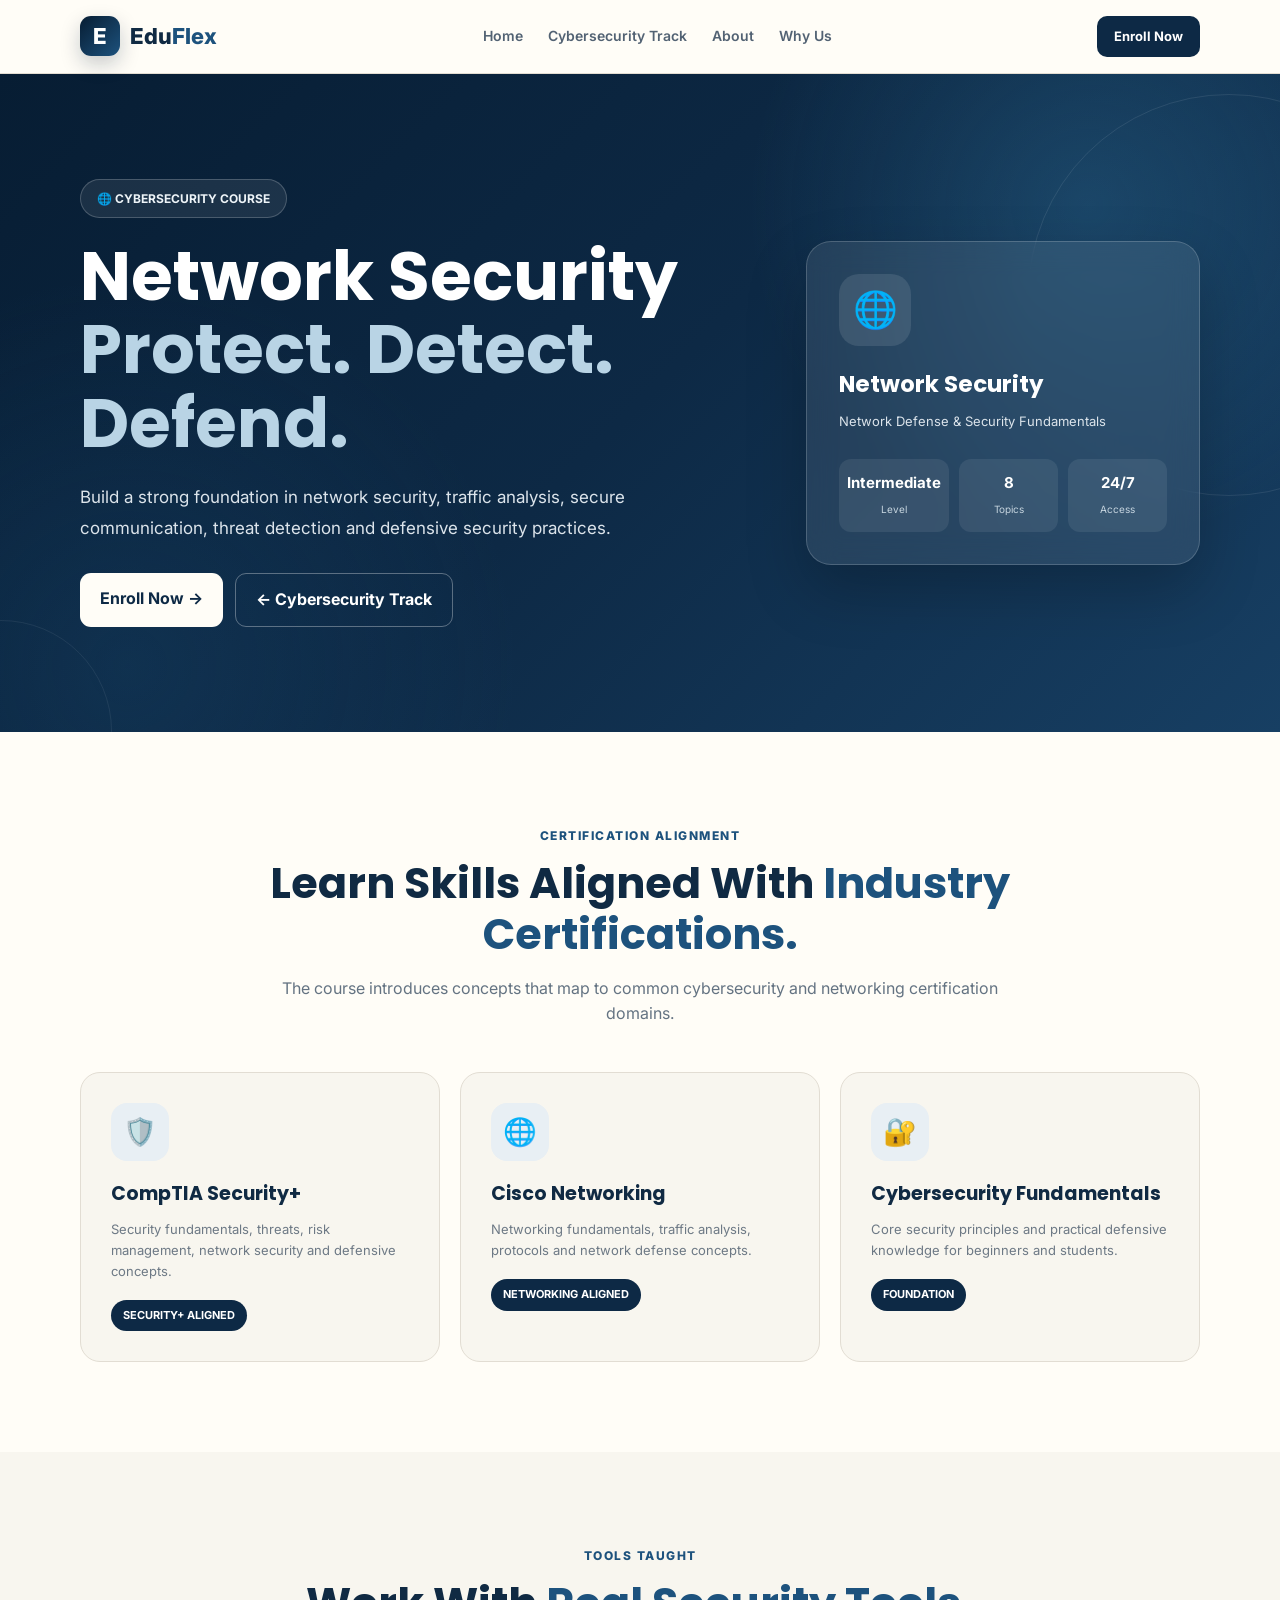
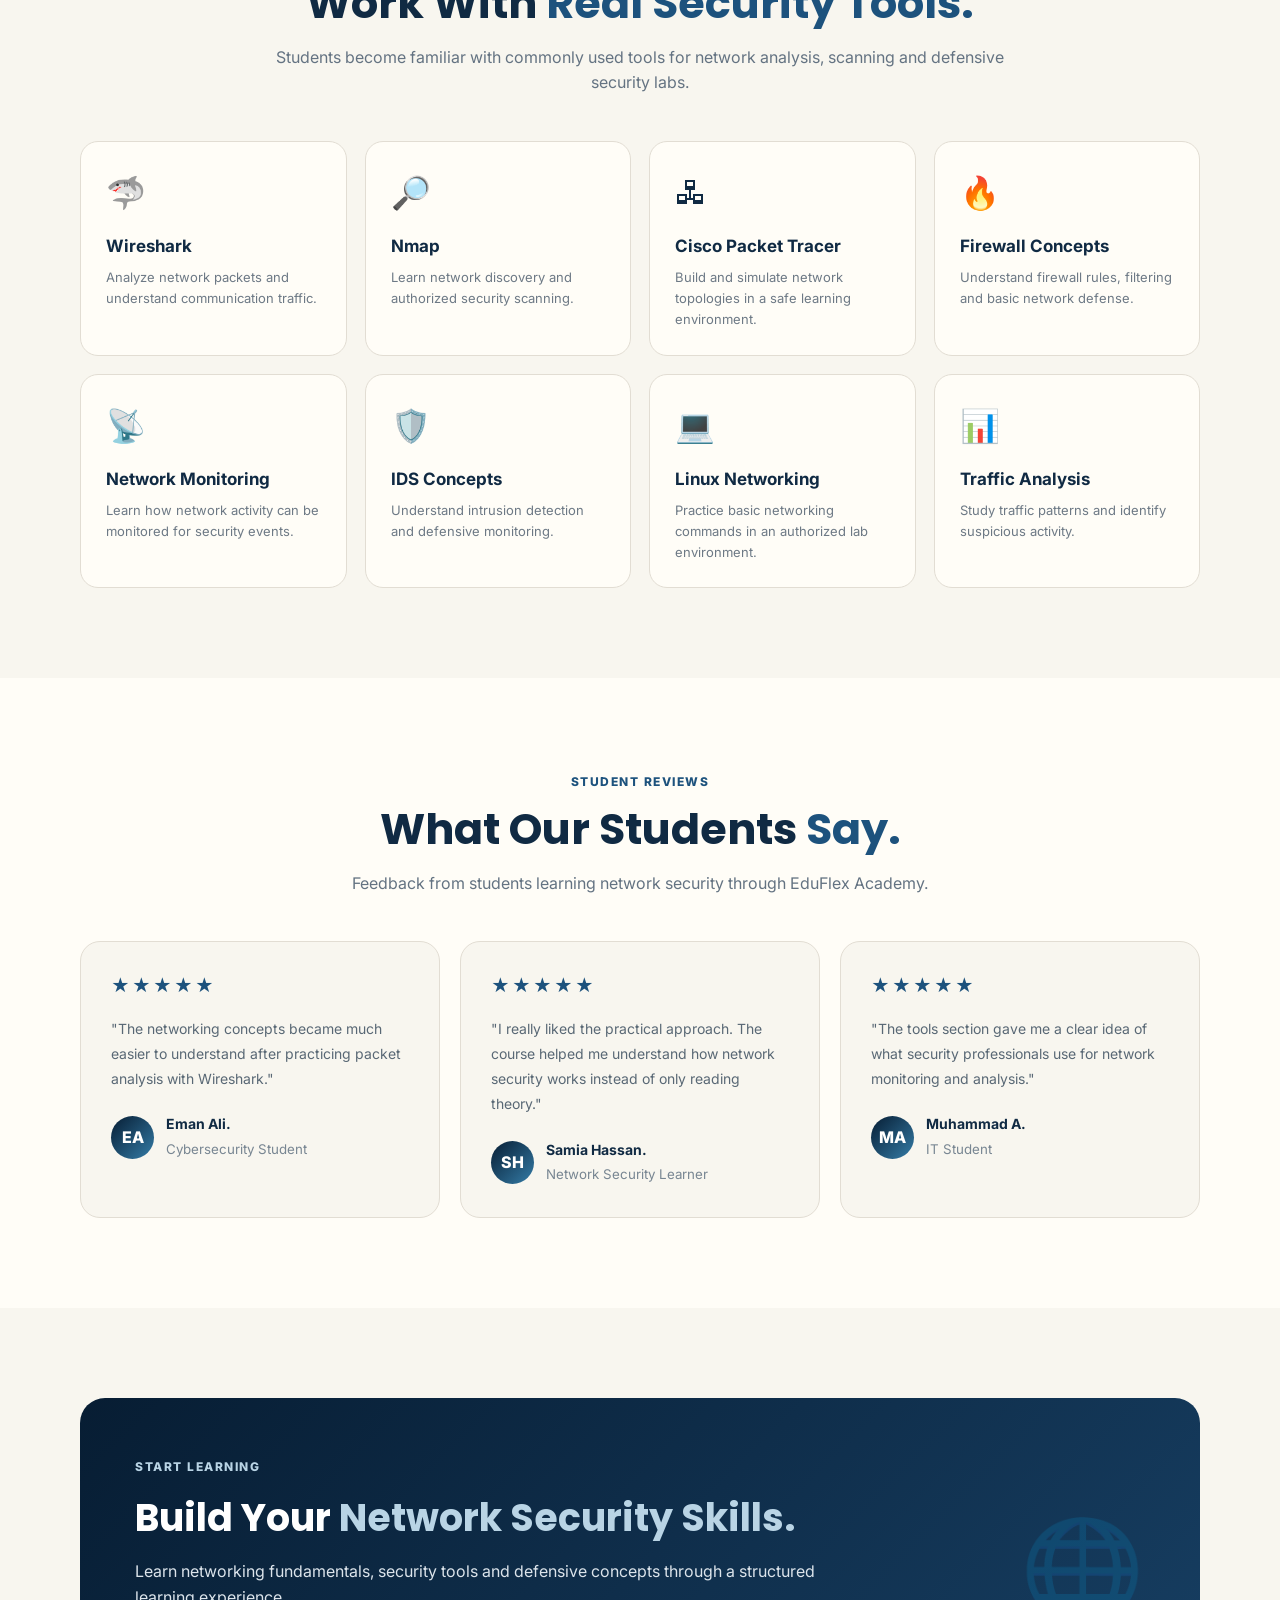
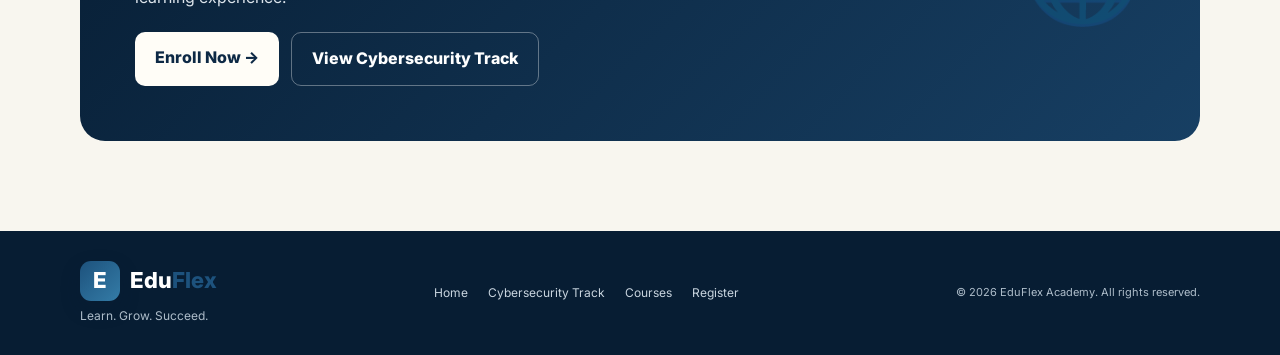
<file: Edu Flex academy 523/Network Security Certification/network security certification.html>
<!DOCTYPE html>
<html lang="en">
<head>
    <meta charset="UTF-8">
    <meta name="viewport" content="width=device-width, initial-scale=1.0">

    <title>Network Security | EduFlex Academy</title>

    <link rel="preconnect" href="https://fonts.googleapis.com">
    <link rel="preconnect" href="https://fonts.gstatic.com" crossorigin>

    <link href="https://fonts.googleapis.com/css2?family=Inter:wght@400;500;600;700;800&family=Poppins:wght@500;600;700;800&display=swap" rel="stylesheet">

    <style>

        * {
            margin: 0;
            padding: 0;
            box-sizing: border-box;
        }

        html {
            scroll-behavior: smooth;
        }

        body {
            font-family: "Inter", sans-serif;
            background: #f8f6ef;
            color: #102a43;
            line-height: 1.6;
        }

        a {
            text-decoration: none;
            color: inherit;
        }

        .container {
            width: min(1120px, 90%);
            margin: auto;
        }

        /* ================= NAVBAR ================= */

        .navbar {
            position: sticky;
            top: 0;
            z-index: 1000;
            padding: 16px 0;
            background: rgba(255,253,247,.96);
            backdrop-filter: blur(15px);
            border-bottom: 1px solid #e3ddd2;
        }

        .nav-container {
            display: flex;
            align-items: center;
            justify-content: space-between;
            gap: 25px;
        }

        .logo {
            display: flex;
            align-items: center;
            gap: 10px;
            font-size: 22px;
            font-weight: 800;
            color: #102a43;
        }

        .logo-icon {
            width: 40px;
            height: 40px;
            display: flex;
            align-items: center;
            justify-content: center;
            border-radius: 11px;
            background: linear-gradient(135deg,#071d33,#1d527d);
            color: white;
            box-shadow: 0 8px 20px rgba(7,29,51,.22);
        }

        .logo span span {
            color: #1d527d;
        }

        .nav-links {
            display: flex;
            gap: 25px;
        }

        .nav-links a {
            font-size: 14px;
            font-weight: 600;
            color: #526273;
            transition: .3s;
        }

        .nav-links a:hover {
            color: #1d527d;
        }

        .nav-btn {
            padding: 10px 17px;
            border-radius: 10px;
            background: #0d2945;
            color: white;
            font-size: 13px;
            font-weight: 700;
            transition: .3s;
        }

        .nav-btn:hover {
            background: #1d527d;
            transform: translateY(-2px);
        }

        /* ================= HERO ================= */

        .hero {
            position: relative;
            overflow: hidden;
            padding: 105px 0;
            background:
                radial-gradient(
                    circle at 85% 20%,
                    rgba(52,124,167,.30),
                    transparent 28%
                ),
                radial-gradient(
                    circle at 10% 90%,
                    rgba(29,82,125,.25),
                    transparent 30%
                ),
                linear-gradient(
                    135deg,
                    #071d33,
                    #0d2945,
                    #173f63
                );
            color: white;
        }

        .hero::before {
            content: "";
            position: absolute;
            width: 400px;
            height: 400px;
            border: 1px solid rgba(255,255,255,.09);
            border-radius: 50%;
            right: -150px;
            top: 20px;
        }

        .hero::after {
            content: "";
            position: absolute;
            width: 220px;
            height: 220px;
            border: 1px solid rgba(255,255,255,.07);
            border-radius: 50%;
            left: -110px;
            bottom: -110px;
        }

        .hero-container {
            position: relative;
            z-index: 2;
            display: grid;
            grid-template-columns: 1.25fr .75fr;
            align-items: center;
            gap: 70px;
        }

        .badge {
            display: inline-block;
            padding: 9px 16px;
            border-radius: 30px;
            border: 1px solid rgba(255,255,255,.20);
            background: rgba(255,255,255,.08);
            color: #eef4f8;
            font-size: 12px;
            font-weight: 700;
            margin-bottom: 22px;
        }

        .hero h1 {
            font-family: "Poppins", sans-serif;
            font-size: clamp(43px,6vw,68px);
            line-height: 1.08;
            margin-bottom: 22px;
        }

        .hero h1 span {
            display: block;
            color: #b9d4e5;
        }

        .hero p {
            max-width: 680px;
            color: #dce4eb;
            font-size: 17px;
            line-height: 1.8;
            margin-bottom: 30px;
        }

        .buttons {
            display: flex;
            gap: 12px;
            flex-wrap: wrap;
        }

        .btn {
            padding: 13px 20px;
            border-radius: 11px;
            font-weight: 700;
            transition: .3s;
        }

        .primary {
            background: #fffdf7;
            color: #0d2945;
        }

        .primary:hover {
            transform: translateY(-3px);
            box-shadow: 0 10px 25px rgba(255,255,255,.15);
        }

        .secondary {
            border: 1px solid rgba(255,255,255,.32);
            color: white;
        }

        .secondary:hover {
            background: rgba(255,255,255,.08);
            transform: translateY(-3px);
        }

        /* ================= HERO CARD ================= */

        .hero-card {
            padding: 32px;
            border-radius: 25px;
            background: rgba(255,255,255,.09);
            border: 1px solid rgba(255,255,255,.18);
            backdrop-filter: blur(15px);
            box-shadow: 0 25px 60px rgba(0,0,0,.22);
        }

        .hero-icon {
            width: 72px;
            height: 72px;
            display: flex;
            align-items: center;
            justify-content: center;
            border-radius: 20px;
            background: rgba(255,255,255,.10);
            font-size: 36px;
            margin-bottom: 20px;
        }

        .hero-card h3 {
            font-family: "Poppins", sans-serif;
            font-size: 23px;
            margin-bottom: 8px;
        }

        .hero-card p {
            color: #dce4eb;
            font-size: 13px;
            margin-bottom: 25px;
        }

        .hero-info {
            display: grid;
            grid-template-columns: repeat(3,1fr);
            gap: 10px;
        }

        .hero-info div {
            text-align: center;
            padding: 12px 8px;
            border-radius: 12px;
            background: rgba(255,255,255,.08);
        }

        .hero-info strong {
            display: block;
            font-size: 15px;
        }

        .hero-info small {
            color: #c6d5df;
            font-size: 10px;
        }

        /* ================= GENERAL ================= */

        section {
            padding: 90px 0;
        }

        .section-heading {
            max-width: 760px;
            text-align: center;
            margin: 0 auto 45px;
        }

        .section-tag {
            color: #1d527d;
            font-size: 12px;
            font-weight: 800;
            letter-spacing: 1.5px;
        }

        .section-heading h2 {
            font-family: "Poppins", sans-serif;
            font-size: clamp(30px,4vw,43px);
            line-height: 1.2;
            margin: 10px 0 15px;
            color: #102a43;
        }

        .section-heading h2 span {
            color: #1d527d;
        }

        .section-heading p {
            color: #647382;
        }

        /* ================= CERTIFICATIONS ================= */

        .cert-section {
            background: #fffdf7;
        }

        .cert-grid {
            display: grid;
            grid-template-columns: repeat(3,1fr);
            gap: 20px;
        }

        .cert-card {
            padding: 30px;
            border-radius: 20px;
            background: #f8f6ef;
            border: 1px solid #e2ddd3;
            transition: .3s;
        }

        .cert-card:hover {
            transform: translateY(-6px);
            box-shadow: 0 18px 40px rgba(16,42,67,.10);
        }

        .cert-icon {
            width: 58px;
            height: 58px;
            display: flex;
            align-items: center;
            justify-content: center;
            border-radius: 16px;
            background: #e8eff4;
            font-size: 27px;
            margin-bottom: 18px;
        }

        .cert-card h3 {
            font-family: "Poppins", sans-serif;
            font-size: 19px;
            margin-bottom: 10px;
        }

        .cert-card p {
            color: #6d7985;
            font-size: 13px;
            margin-bottom: 18px;
        }

        .cert-badge {
            display: inline-block;
            padding: 7px 12px;
            border-radius: 20px;
            background: #0d2945;
            color: white;
            font-size: 11px;
            font-weight: 700;
        }

        /* ================= TOOLS ================= */

        .tools-section {
            background: #f8f6ef;
        }

        .tools-grid {
            display: grid;
            grid-template-columns: repeat(4,1fr);
            gap: 18px;
        }

        .tool-card {
            padding: 25px;
            border-radius: 18px;
            background: #fffdf7;
            border: 1px solid #e2ddd3;
            transition: .3s;
        }

        .tool-card:hover {
            transform: translateY(-5px);
            box-shadow: 0 15px 30px rgba(16,42,67,.09);
        }

        .tool-icon {
            font-size: 32px;
            margin-bottom: 15px;
        }

        .tool-card h3 {
            font-size: 17px;
            margin-bottom: 7px;
        }

        .tool-card p {
            color: #6d7985;
            font-size: 13px;
        }

        /* ================= REVIEWS ================= */

        .reviews-section {
            background: #fffdf7;
        }

        .reviews-grid {
            display: grid;
            grid-template-columns: repeat(3,1fr);
            gap: 20px;
        }

        .review-card {
            padding: 30px;
            border-radius: 20px;
            background: #f8f6ef;
            border: 1px solid #e2ddd3;
            transition: .3s;
        }

        .review-card:hover {
            transform: translateY(-5px);
            box-shadow: 0 15px 35px rgba(16,42,67,.09);
        }

        .stars {
            color: #1d527d;
            font-size: 18px;
            letter-spacing: 2px;
            margin-bottom: 15px;
        }

        .review-card p {
            color: #596875;
            font-size: 14px;
            line-height: 1.8;
            margin-bottom: 22px;
        }

        .student {
            display: flex;
            align-items: center;
            gap: 12px;
        }

        .student-avatar {
            width: 43px;
            height: 43px;
            border-radius: 50%;
            display: flex;
            align-items: center;
            justify-content: center;
            background: linear-gradient(135deg,#071d33,#347ca7);
            color: white;
            font-weight: 800;
        }

        .student strong {
            display: block;
            font-size: 14px;
        }

        .student small {
            color: #788692;
        }

        /* ================= CTA ================= */

        .cta-section {
            background: #f8f6ef;
        }

        .cta-box {
            padding: 55px;
            border-radius: 25px;
            background: linear-gradient(135deg,#071d33,#173f63);
            color: white;
            display: flex;
            align-items: center;
            justify-content: space-between;
            gap: 30px;
        }

        .cta-content {
            max-width: 720px;
        }

        .cta-content .section-tag {
            color: #b9d4e5;
        }

        .cta-content h2 {
            font-family: "Poppins", sans-serif;
            font-size: 38px;
            margin: 10px 0;
        }

        .cta-content h2 span {
            color: #b9d4e5;
        }

        .cta-content p {
            color: #dce4eb;
            margin-bottom: 22px;
        }

        .cta-buttons {
            display: flex;
            gap: 12px;
            flex-wrap: wrap;
        }

        .white-btn {
            display: inline-block;
            padding: 13px 20px;
            border-radius: 10px;
            background: #fffdf7;
            color: #0d2945;
            font-weight: 800;
            transition: .3s;
        }

        .white-btn:hover {
            transform: translateY(-3px);
        }

        .outline-btn {
            display: inline-block;
            padding: 13px 20px;
            border-radius: 10px;
            border: 1px solid rgba(255,255,255,.35);
            color: white;
            font-weight: 800;
            transition: .3s;
        }

        .outline-btn:hover {
            background: rgba(255,255,255,.08);
            transform: translateY(-3px);
        }

        .cta-symbol {
            font-size: 100px;
            opacity: .15;
        }

        /* ================= FOOTER ================= */

        .footer {
            padding: 30px 0;
            background: #071d33;
            color: #dce4eb;
        }

        .footer-container {
            display: flex;
            justify-content: space-between;
            align-items: center;
            gap: 25px;
        }

        .footer .logo {
            color: white;
        }

        .footer .logo-icon {
            background: linear-gradient(135deg,#1d527d,#347ca7);
        }

        .footer p {
            color: #aebdca;
            font-size: 12px;
            margin-top: 5px;
        }

        .footer-links {
            display: flex;
            gap: 20px;
        }

        .footer-links a {
            color: #c9d5df;
            font-size: 12px;
        }

        .footer-copy {
            color: #aebdca;
            font-size: 11px;
        }

        /* ================= RESPONSIVE ================= */

        @media(max-width:850px) {

            .hero-container {
                grid-template-columns: 1fr;
            }

            .cert-grid,
            .reviews-grid {
                grid-template-columns: 1fr;
            }

            .tools-grid {
                grid-template-columns: 1fr 1fr;
            }

            .nav-links {
                display: none;
            }

            .footer-container {
                flex-direction: column;
                text-align: center;
            }
        }

        @media(max-width:600px) {

            section {
                padding: 65px 0;
            }

            .hero {
                padding: 70px 0;
            }

            .tools-grid {
                grid-template-columns: 1fr;
            }

            .cta-box {
                padding: 35px 25px;
            }

            .cta-symbol {
                display: none;
            }
        }

    </style>
</head>

<body>

<!-- ================= NAVBAR ================= -->

<header class="navbar">

    <div class="container nav-container">

        <a href="../index.html" class="logo">
            <div class="logo-icon">E</div>
            <span>Edu<span>Flex</span></span>
        </a>

        <nav class="nav-links">

            <a href="../index.html">
                Home
            </a>

            <a href="../pages/cybersecurity/cybersecurity.html">
                Cybersecurity Track
            </a>

            <a href="../index.html#about">
                About
            </a>

            <a href="../index.html#why">
                Why Us
            </a>

        </nav>

        <a
            href="../registration.html"
            class="nav-btn">

            Enroll Now

        </a>

    </div>

</header>


<!-- ================= HERO ================= -->

<section class="hero">

    <div class="container hero-container">

        <div>

            <div class="badge">
                🌐 CYBERSECURITY COURSE
            </div>

            <h1>

                Network Security

                <span>
                    Protect. Detect. Defend.
                </span>

            </h1>

            <p>

                Build a strong foundation in network security,
                traffic analysis, secure communication, threat
                detection and defensive security practices.

            </p>

            <div class="buttons">

                <a
                    href="../registration.html"
                    class="btn primary">

                    Enroll Now →

                </a>

                <a
                    href="../pages/cybersecurity/cybersecurity.html"
                    class="btn secondary">

                    ← Cybersecurity Track

                </a>

            </div>

        </div>


        <div class="hero-card">

            <div class="hero-icon">
                🌐
            </div>

            <h3>
                Network Security
            </h3>

            <p>
                Network Defense &amp; Security Fundamentals
            </p>

            <div class="hero-info">

                <div>
                    <strong>Intermediate</strong>
                    <small>Level</small>
                </div>

                <div>
                    <strong>8</strong>
                    <small>Topics</small>
                </div>

                <div>
                    <strong>24/7</strong>
                    <small>Access</small>
                </div>

            </div>

        </div>

    </div>

</section>


<!-- ================= CERTIFICATIONS ================= -->

<section class="cert-section" id="certifications">

    <div class="container">

        <div class="section-heading">

            <span class="section-tag">
                CERTIFICATION ALIGNMENT
            </span>

            <h2>
                Learn Skills Aligned With
                <span>Industry Certifications.</span>
            </h2>

            <p>
                The course introduces concepts that map to common
                cybersecurity and networking certification domains.
            </p>

        </div>


        <div class="cert-grid">

            <div class="cert-card">

                <div class="cert-icon">
                    🛡️
                </div>

                <h3>
                    CompTIA Security+
                </h3>

                <p>
                    Security fundamentals, threats, risk management,
                    network security and defensive concepts.
                </p>

                <span class="cert-badge">
                    SECURITY+ ALIGNED
                </span>

            </div>


            <div class="cert-card">

                <div class="cert-icon">
                    🌐
                </div>

                <h3>
                    Cisco Networking
                </h3>

                <p>
                    Networking fundamentals, traffic analysis,
                    protocols and network defense concepts.
                </p>

                <span class="cert-badge">
                    NETWORKING ALIGNED
                </span>

            </div>


            <div class="cert-card">

                <div class="cert-icon">
                    🔐
                </div>

                <h3>
                    Cybersecurity Fundamentals
                </h3>

                <p>
                    Core security principles and practical defensive
                    knowledge for beginners and students.
                </p>

                <span class="cert-badge">
                    FOUNDATION
                </span>

            </div>

        </div>

    </div>

</section>


<!-- ================= TOOLS ================= -->

<section class="tools-section">

    <div class="container">

        <div class="section-heading">

            <span class="section-tag">
                TOOLS TAUGHT
            </span>

            <h2>
                Work With
                <span>Real Security Tools.</span>
            </h2>

            <p>
                Students become familiar with commonly used tools
                for network analysis, scanning and defensive security labs.
            </p>

        </div>


        <div class="tools-grid">

            <div class="tool-card">
                <div class="tool-icon">🦈</div>
                <h3>Wireshark</h3>
                <p>Analyze network packets and understand communication traffic.</p>
            </div>

            <div class="tool-card">
                <div class="tool-icon">🔎</div>
                <h3>Nmap</h3>
                <p>Learn network discovery and authorized security scanning.</p>
            </div>

            <div class="tool-card">
                <div class="tool-icon">🖧</div>
                <h3>Cisco Packet Tracer</h3>
                <p>Build and simulate network topologies in a safe learning environment.</p>
            </div>

            <div class="tool-card">
                <div class="tool-icon">🔥</div>
                <h3>Firewall Concepts</h3>
                <p>Understand firewall rules, filtering and basic network defense.</p>
            </div>

            <div class="tool-card">
                <div class="tool-icon">📡</div>
                <h3>Network Monitoring</h3>
                <p>Learn how network activity can be monitored for security events.</p>
            </div>

            <div class="tool-card">
                <div class="tool-icon">🛡️</div>
                <h3>IDS Concepts</h3>
                <p>Understand intrusion detection and defensive monitoring.</p>
            </div>

            <div class="tool-card">
                <div class="tool-icon">💻</div>
                <h3>Linux Networking</h3>
                <p>Practice basic networking commands in an authorized lab environment.</p>
            </div>

            <div class="tool-card">
                <div class="tool-icon">📊</div>
                <h3>Traffic Analysis</h3>
                <p>Study traffic patterns and identify suspicious activity.</p>
            </div>

        </div>

    </div>

</section>


<!-- ================= REVIEWS ================= -->

<section class="reviews-section">

    <div class="container">

        <div class="section-heading">

            <span class="section-tag">
                STUDENT REVIEWS
            </span>

            <h2>
                What Our Students
                <span>Say.</span>
            </h2>

            <p>
                Feedback from students learning network security through EduFlex Academy.
            </p>

        </div>


        <div class="reviews-grid">

            <div class="review-card">

                <div class="stars">
                    ★★★★★
                </div>

                <p>
                    "The networking concepts became much easier to understand
                    after practicing packet analysis with Wireshark."
                </p>

                <div class="student">

                    <div class="student-avatar">
                        EA
                    </div>

                    <div>
                        <strong>Eman Ali.</strong>
                        <small>Cybersecurity Student</small>
                    </div>

                </div>

            </div>


            <div class="review-card">

                <div class="stars">
                    ★★★★★
                </div>

                <p>
                    "I really liked the practical approach. The course helped
                    me understand how network security works instead of only reading theory."
                </p>

                <div class="student">

                    <div class="student-avatar">
                        SH
                    </div>

                    <div>
                        <strong>Samia Hassan.</strong>
                        <small>Network Security Learner</small>
                    </div>

                </div>

            </div>


            <div class="review-card">

                <div class="stars">
                    ★★★★★
                </div>

                <p>
                    "The tools section gave me a clear idea of what security
                    professionals use for network monitoring and analysis."
                </p>

                <div class="student">

                    <div class="student-avatar">
                        MA
                    </div>

                    <div>
                        <strong>Muhammad A.</strong>
                        <small>IT Student</small>
                    </div>

                </div>

            </div>

        </div>

    </div>

</section>


<!-- ================= CTA ================= -->

<section class="cta-section">

    <div class="container">

        <div class="cta-box">

            <div class="cta-content">

                <span class="section-tag">
                    START LEARNING
                </span>

                <h2>
                    Build Your
                    <span>Network Security Skills.</span>
                </h2>

                <p>
                    Learn networking fundamentals, security tools and
                    defensive concepts through a structured learning experience.
                </p>

                <div class="cta-buttons">

                    <a
                        href="../registration.html"
                        class="white-btn">

                        Enroll Now →

                    </a>

                    <a
                        href="../pages/cybersecurity/cybersecurity.html"
                        class="outline-btn">

                        View Cybersecurity Track

                    </a>

                </div>

            </div>

            <div class="cta-symbol">
                🌐
            </div>

        </div>

    </div>

</section>


<!-- ================= FOOTER ================= -->

<footer class="footer">

    <div class="container footer-container">

        <div>

            <a href="../index.html" class="logo">

                <div class="logo-icon">
                    E
                </div>

                <span>
                    Edu<span>Flex</span>
                </span>

            </a>

            <p>
                Learn. Grow. Succeed.
            </p>

        </div>


        <div class="footer-links">

            <a href="../index.html">
                Home
            </a>

            <a href="../pages/cybersecurity/cybersecurity.html">
                Cybersecurity Track
            </a>

            <a href="../index.html#courses">
                Courses
            </a>

            <a href="../registration.html">
                Register
            </a>

        </div>


        <div class="footer-copy">
            © 2026 EduFlex Academy. All rights reserved.
        </div>

    </div>

</footer>


</body>
</html>
</file>
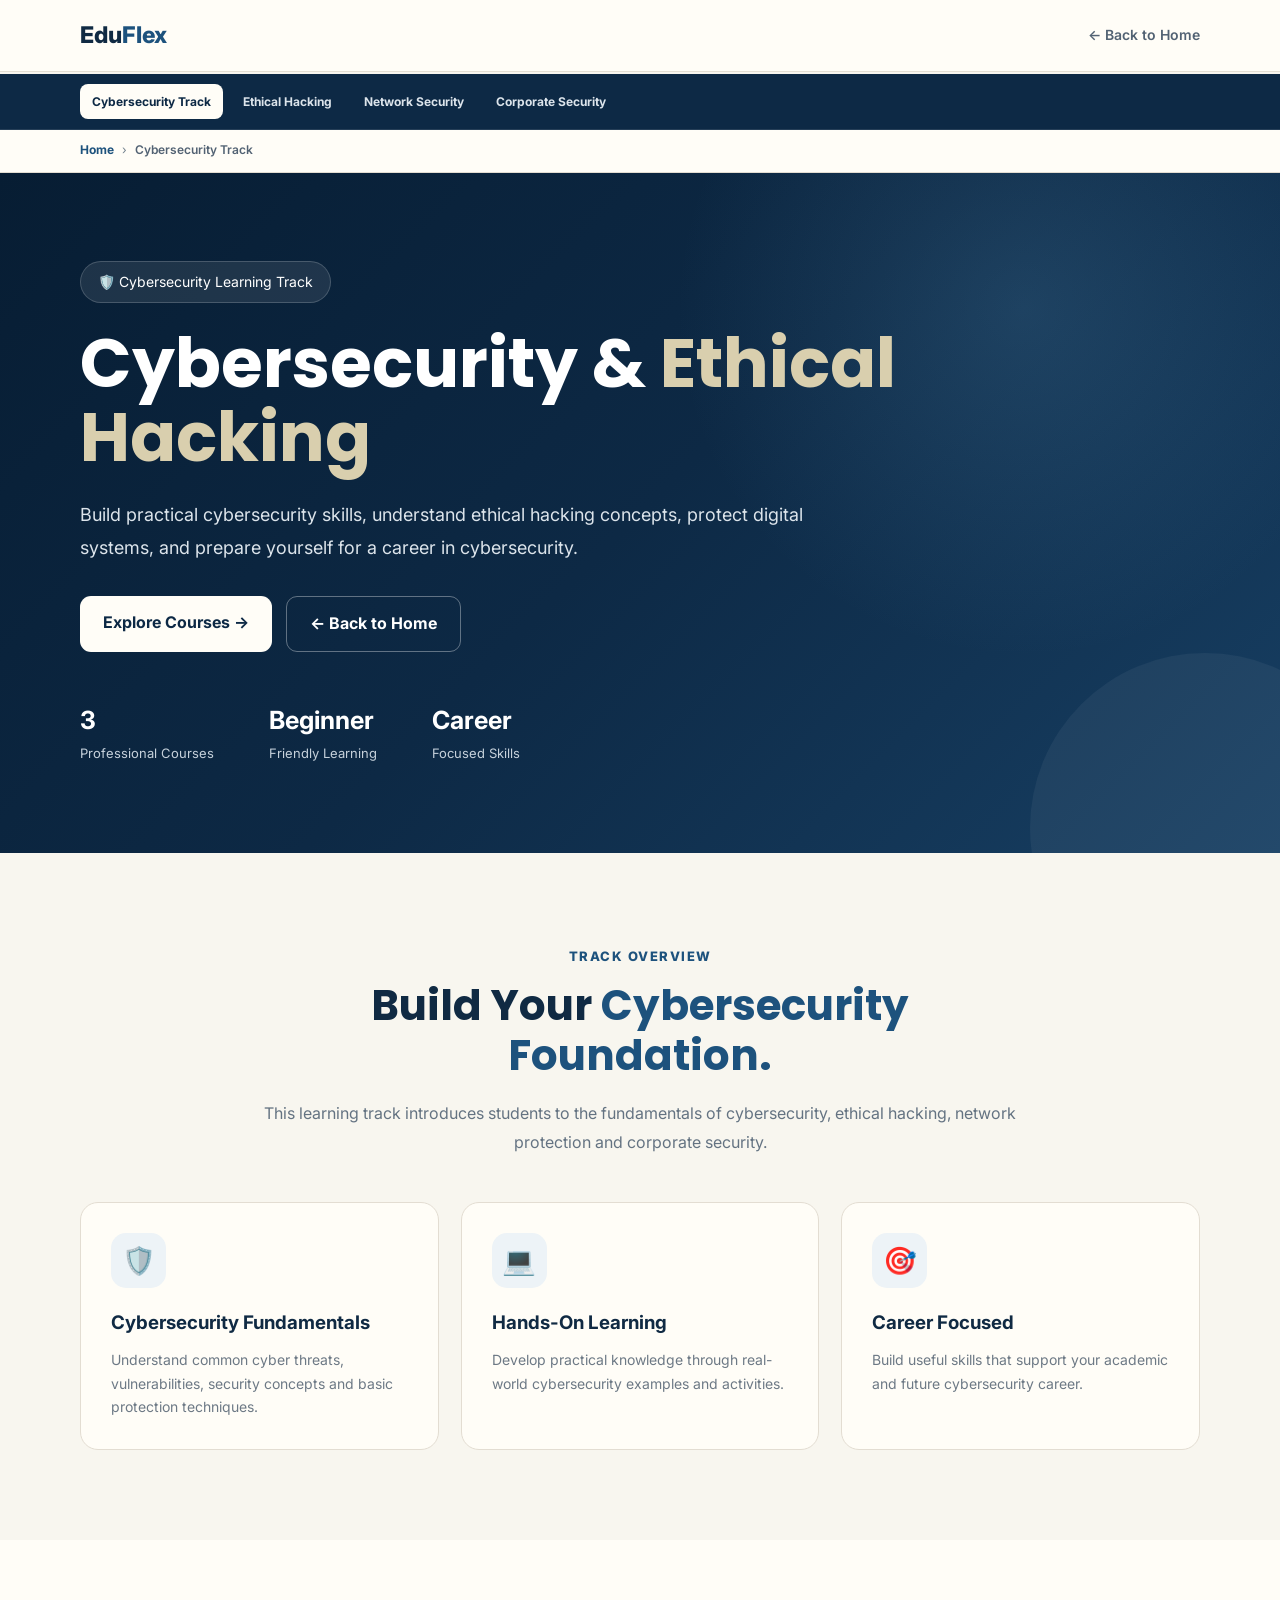
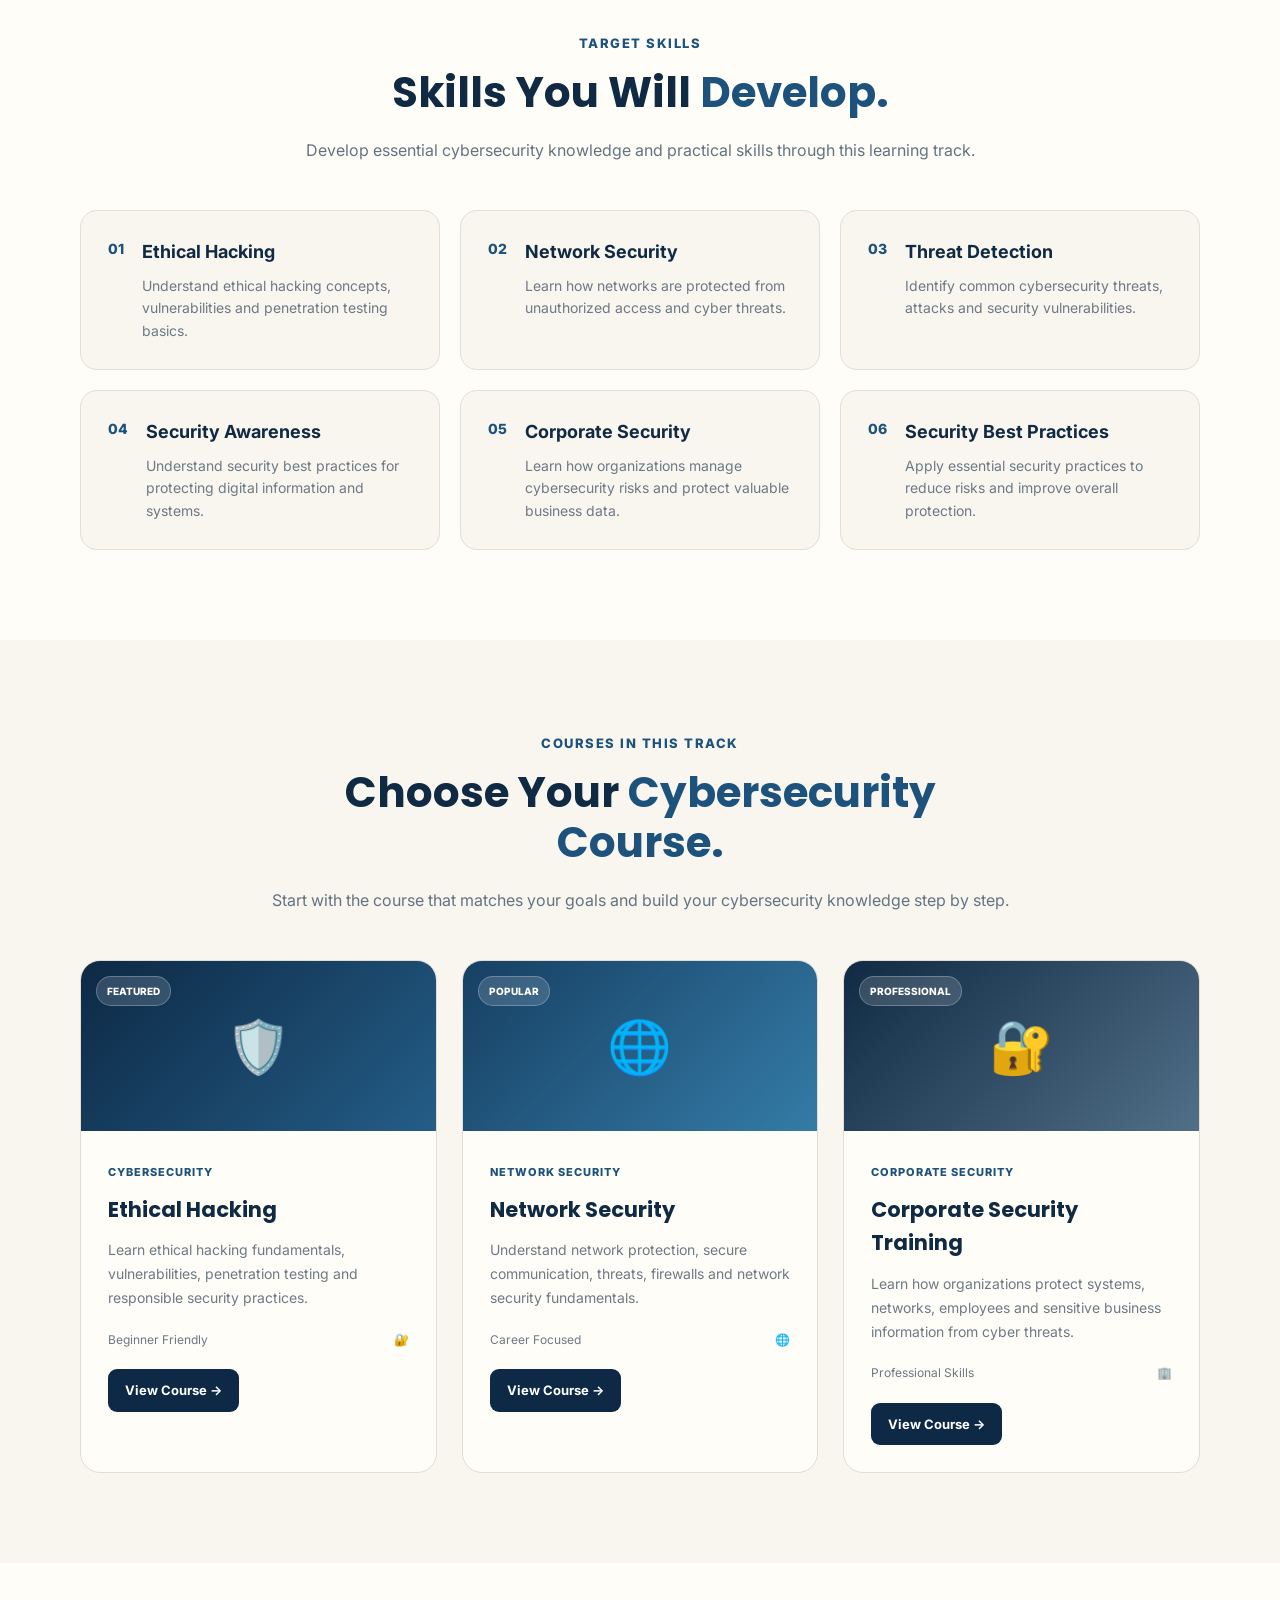
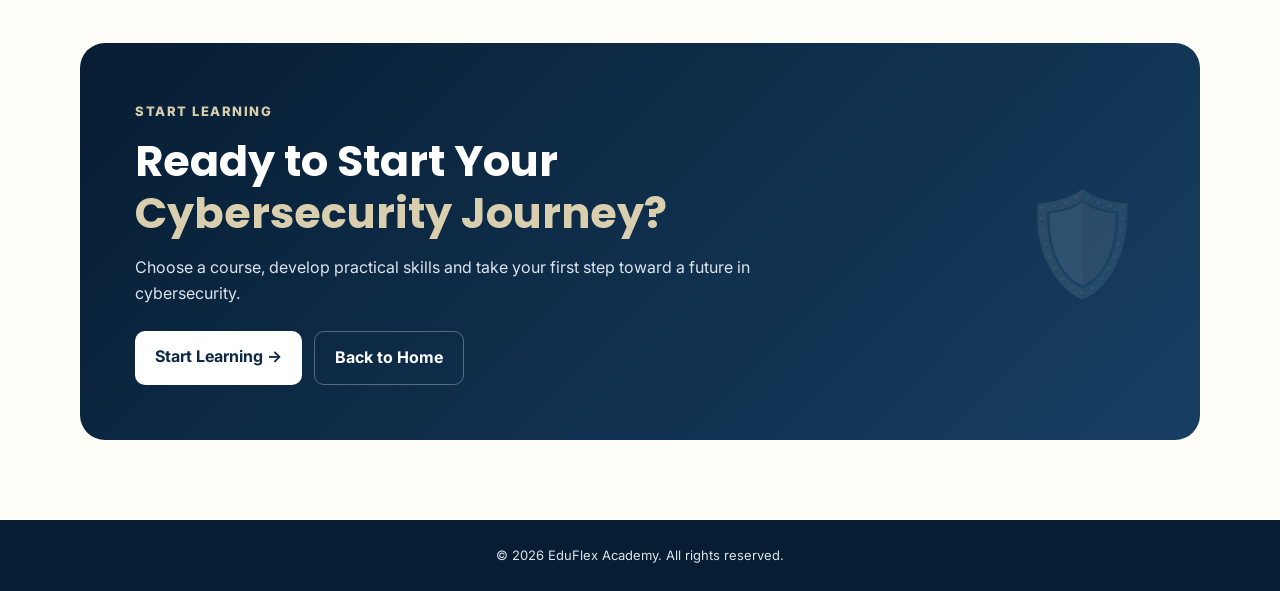
<file: Edu Flex academy 523/pages/cybersecurity/cybersecurity.html>
<!DOCTYPE html>
<html lang="en">

<head>
    <meta charset="UTF-8">
    <meta name="viewport" content="width=device-width, initial-scale=1.0">

    <title>Cybersecurity & Ethical Hacking | EduFlex Academy</title>

    <link rel="preconnect" href="https://fonts.googleapis.com">
    <link rel="preconnect" href="https://fonts.gstatic.com" crossorigin>

    <link
        href="https://fonts.googleapis.com/css2?family=Inter:wght@400;500;600;700;800&family=Poppins:wght@600;700;800&display=swap"
        rel="stylesheet">

    <style>

        * {
            margin: 0;
            padding: 0;
            box-sizing: border-box;
        }

        body {
            font-family: "Inter", sans-serif;
            background: #f8f6ef;
            color: #102a43;
            line-height: 1.6;
        }

        a {
            text-decoration: none;
        }

        .container {
            width: min(1120px, 90%);
            margin: auto;
        }

        /* ================= NAVBAR ================= */

        .navbar {
            background: #fffdf7;
            border-bottom: 1px solid #e4dfd4;
            padding: 17px 0;
        }

        .nav-container {
            display: flex;
            align-items: center;
            justify-content: space-between;
        }

        .logo {
            font-size: 23px;
            font-weight: 800;
            color: #102a43;
        }

        .logo span {
            color: #1d527d;
        }

        .back {
            color: #526273;
            font-size: 14px;
            font-weight: 600;
        }

        .back:hover {
            color: #1d527d;
        }

        /* ================= COURSE SUB NAV ================= */

        .course-subnav {
            background: #0d2945;
            border-bottom: 1px solid rgba(255, 255, 255, .10);
            position: sticky;
            top: 74px;
            z-index: 900;
        }

        .course-subnav-inner {
            display: flex;
            align-items: center;
            justify-content: space-between;
            gap: 20px;
            padding: 10px 0;
        }

        .course-subnav-links {
            display: flex;
            align-items: center;
            gap: 8px;
            flex-wrap: wrap;
        }

        .course-subnav a {
            color: #dce4eb;
            padding: 8px 12px;
            border-radius: 8px;
            font-size: 12px;
            font-weight: 700;
            transition: .25s;
        }

        .course-subnav a:hover,
        .course-subnav a.active {
            background: #fffdf7;
            color: #0d2945;
        }

        /* ================= BREADCRUMB ================= */

        .breadcrumb {
            background: #fffdf7;
            border-bottom: 1px solid #e3ddd2;
        }

        .breadcrumb-inner {
            display: flex;
            align-items: center;
            gap: 8px;
            min-height: 44px;
            font-size: 12px;
            color: #71808d;
        }

        .breadcrumb a {
            color: #1d527d;
            font-weight: 700;
        }

        .breadcrumb-current {
            color: #526273;
            font-weight: 600;
        }

        /* ================= HERO ================= */

        .hero {
            min-height: 680px;
            display: flex;
            align-items: center;

            background:
                radial-gradient(
                    circle at 80% 20%,
                    rgba(91, 150, 190, .20),
                    transparent 30%
                ),
                linear-gradient(
                    135deg,
                    #071d33,
                    #0d2945,
                    #173f63
                );

            color: white;
            position: relative;
            overflow: hidden;
        }

        .hero::after {
            content: "";
            position: absolute;

            width: 350px;
            height: 350px;

            right: -100px;
            bottom: -150px;

            border-radius: 50%;

            background: rgba(255, 255, 255, .05);
        }

        .hero-content {
            max-width: 850px;
            position: relative;
            z-index: 2;
        }

        .badge {
            display: inline-flex;
            padding: 9px 17px;
            border-radius: 30px;
            background: rgba(255, 255, 255, .09);
            border: 1px solid rgba(255, 255, 255, .18);
            font-size: 14px;
            margin-bottom: 24px;
        }

        .hero h1 {
            font-family: "Poppins", sans-serif;
            font-size: clamp(42px, 6vw, 68px);
            line-height: 1.08;
            margin-bottom: 25px;
        }

        .hero h1 span {
            color: #d9cfae;
        }

        .hero p {
            max-width: 760px;
            color: #dce4eb;
            font-size: 18px;
            line-height: 1.8;
            margin-bottom: 32px;
        }

        .buttons {
            display: flex;
            gap: 14px;
            flex-wrap: wrap;
        }

        .btn {
            padding: 14px 23px;
            border-radius: 11px;
            font-weight: 700;
            transition: .3s;
        }

        .primary {
            background: #fffdf7;
            color: #0d2945;
        }

        .secondary {
            color: white;
            border: 1px solid rgba(255, 255, 255, .35);
        }

        .btn:hover {
            transform: translateY(-3px);
        }

        .stats {
            display: flex;
            gap: 55px;
            margin-top: 48px;
            flex-wrap: wrap;
        }

        .stat strong {
            display: block;
            font-size: 25px;
        }

        .stat span {
            color: #c6d1db;
            font-size: 13px;
        }

        /* ================= SECTION HEADING ================= */

        .section-heading {
            text-align: center;
            max-width: 760px;
            margin: 0 auto 45px;
        }

        .section-tag {
            color: #1d527d;
            font-size: 13px;
            font-weight: 800;
            letter-spacing: 1.5px;
        }

        .section-heading h2 {
            font-family: "Poppins", sans-serif;
            font-size: clamp(30px, 4vw, 42px);
            line-height: 1.2;
            margin: 12px 0 18px;
        }

        .section-heading h2 span {
            color: #1d527d;
        }

        .section-heading p {
            color: #647382;
            line-height: 1.8;
        }

        /* ================= TRACK OVERVIEW ================= */

        .track-overview {
            padding: 90px 0;
            background: #f8f6ef;
        }

        .overview-grid {
            display: grid;
            grid-template-columns: repeat(3, 1fr);
            gap: 22px;
        }

        .overview-card {
            padding: 30px;
            background: #fffdf7;
            border: 1px solid #e3ddd2;
            border-radius: 18px;
            transition: .3s;
        }

        .overview-card:hover {
            transform: translateY(-6px);
            box-shadow: 0 18px 40px rgba(16, 42, 67, .10);
        }

        .overview-icon {
            width: 55px;
            height: 55px;
            display: flex;
            align-items: center;
            justify-content: center;
            border-radius: 15px;
            background: #edf3f7;
            font-size: 27px;
            margin-bottom: 20px;
        }

        .overview-card h3 {
            margin-bottom: 10px;
        }

        .overview-card p {
            color: #6d7985;
            font-size: 14px;
            line-height: 1.7;
        }

        /* ================= SKILLS ================= */

        .skills-section {
            padding: 90px 0;
            background: #fffdf7;
        }

        .skills-grid {
            display: grid;
            grid-template-columns: repeat(3, 1fr);
            gap: 20px;
        }

        .skill-card {
            display: flex;
            gap: 18px;
            padding: 27px;
            background: #f8f6ef;
            border: 1px solid #e4ded4;
            border-radius: 17px;
            transition: .3s;
        }

        .skill-card:hover {
            transform: translateY(-5px);
            box-shadow: 0 15px 35px rgba(16, 42, 67, .09);
        }

        .skill-number {
            font-weight: 800;
            color: #1d527d;
            font-size: 14px;
        }

        .skill-card h3 {
            margin-bottom: 8px;
            font-size: 18px;
        }

        .skill-card p {
            color: #6d7985;
            font-size: 14px;
        }

        /* ================= COURSES ================= */

        .courses-section {
            padding: 90px 0;
            background: #f8f6ef;
        }

        .course-grid {
            display: grid;
            grid-template-columns: repeat(3, 1fr);
            gap: 25px;
        }

        .course-card {
            background: #fffdf7;
            border: 1px solid #e2ddd3;
            border-radius: 20px;
            overflow: hidden;
            transition: .3s;
        }

        .course-card:hover {
            transform: translateY(-7px);
            box-shadow: 0 20px 45px rgba(16, 42, 67, .12);
        }

        .course-card-top {
            height: 170px;
            display: flex;
            align-items: center;
            justify-content: center;
            position: relative;
            color: white;
        }

        .ethical-card {
            background: linear-gradient(
                135deg,
                #0d2945,
                #245d87
            );
        }

        .network-card {
            background: linear-gradient(
                135deg,
                #173f63,
                #347ca7
            );
        }

        .corporate-card {
            background: linear-gradient(
                135deg,
                #102a43,
                #526f88
            );
        }

        .course-badge {
            position: absolute;
            top: 15px;
            left: 15px;
            padding: 6px 10px;
            border-radius: 20px;
            background: rgba(255, 255, 255, .15);
            border: 1px solid rgba(255, 255, 255, .25);
            font-size: 10px;
            font-weight: 800;
        }

        .course-icon {
            font-size: 52px;
        }

        .course-content {
            padding: 27px;
        }

        .course-category {
            color: #1d527d;
            font-size: 11px;
            font-weight: 800;
            letter-spacing: 1px;
        }

        .course-content h3 {
            font-family: "Poppins", sans-serif;
            font-size: 21px;
            margin: 9px 0 12px;
        }

        .course-content p {
            color: #6d7985;
            font-size: 14px;
            line-height: 1.7;
            margin-bottom: 20px;
        }

        .course-meta {
            display: flex;
            justify-content: space-between;
            align-items: center;
            color: #6c7884;
            font-size: 12px;
            margin-bottom: 20px;
        }

        .course-btn {
            display: inline-block;
            padding: 11px 17px;
            border-radius: 9px;
            background: #0d2945;
            color: white;
            font-size: 13px;
            font-weight: 700;
            transition: .3s;
        }

        .course-btn:hover {
            background: #1d527d;
            transform: translateY(-2px);
        }

        /* ================= CTA ================= */

        .track-cta {
            padding: 80px 0;
            background: #fffdf7;
        }

        .cta-box {
            padding: 55px;
            border-radius: 25px;

            background:
                linear-gradient(
                    135deg,
                    #071d33,
                    #173f63
                );

            color: white;

            display: flex;
            align-items: center;
            justify-content: space-between;
            gap: 30px;
            overflow: hidden;
        }

        .cta-content {
            max-width: 700px;
        }

        .cta-content .section-tag {
            color: #d9cfae;
        }

        .cta-content h2 {
            font-family: "Poppins", sans-serif;
            font-size: clamp(30px, 4vw, 43px);
            line-height: 1.2;
            margin: 12px 0 16px;
        }

        .cta-content h2 span {
            color: #d9cfae;
        }

        .cta-content p {
            color: #dce4eb;
            margin-bottom: 25px;
        }

        .cta-buttons {
            display: flex;
            gap: 12px;
            flex-wrap: wrap;
        }

        .cta-primary,
        .cta-secondary {
            padding: 13px 20px;
            border-radius: 10px;
            font-weight: 700;
        }

        .cta-primary {
            background: white;
            color: #0d2945;
        }

        .cta-secondary {
            color: white;
            border: 1px solid rgba(255, 255, 255, .3);
        }

        .cta-symbol {
            font-size: 100px;
            opacity: .15;
        }

        /* ================= FOOTER ================= */

        footer {
            background: #071d33;
            color: #dce4eb;
            text-align: center;
            padding: 25px;
            font-size: 13px;
        }

        /* ================= RESPONSIVE ================= */

        @media (max-width: 850px) {

            .overview-grid,
            .skills-grid,
            .course-grid {
                grid-template-columns: 1fr 1fr;
            }

            .cta-box {
                padding: 40px;
            }
        }

        @media (max-width: 600px) {

            .nav-container {
                width: 92%;
            }

            .back {
                font-size: 12px;
            }

            .course-subnav {
                position: static;
            }

            .course-subnav-links {
                justify-content: center;
            }

            .hero {
                min-height: auto;
                padding: 70px 0;
            }

            .hero h1 {
                font-size: 42px;
            }

            .hero p {
                font-size: 16px;
            }

            .stats {
                gap: 25px;
            }

            .overview-grid,
            .skills-grid,
            .course-grid {
                grid-template-columns: 1fr;
            }

            .track-overview,
            .skills-section,
            .courses-section {
                padding: 65px 0;
            }

            .cta-box {
                padding: 35px 25px;
            }

            .cta-symbol {
                display: none;
            }
        }

    </style>
</head>

<body>

    <!-- ================= NAVBAR ================= -->

    <header class="navbar">

        <div class="container nav-container">

            <!-- ROOT INDEX -->
            <a href="../../index.html" class="logo">
                Edu<span>Flex</span>
            </a>

            <!-- ROOT INDEX -->
            <a href="../../index.html" class="back">
                ← Back to Home
            </a>

        </div>

    </header>

    <!-- ================= COURSE SUB NAV ================= -->

    <div class="course-subnav">

        <div class="container course-subnav-inner">

            <div class="course-subnav-links">

                <!-- CURRENT PAGE -->
                <a href="cybersecurity.html" class="active">
                    Cybersecurity Track
                </a>

                <!-- ROOT / ETHICAL HACKING -->
                <a href="../../Ethical%20Hacking/ethical%20hacking.html">
                    Ethical Hacking
                </a>

                <!-- ROOT / NETWORK SECURITY -->
                <a href="../../Network%20Security%20Certification/network%20security%20certification.html">
                    Network Security
                </a>

                <!-- ROOT / CORPORATE SECURITY -->
                <a href="../../corporate-cybersecurity/corporate-cybersecurity.html">
                    Corporate Security
                </a>

            </div>

        </div>

    </div>

    <!-- ================= BREADCRUMB ================= -->

    <div class="breadcrumb">

        <div class="container breadcrumb-inner">

            <a href="../../index.html">
                Home
            </a>

            <span>›</span>

            <span class="breadcrumb-current">
                Cybersecurity Track
            </span>

        </div>

    </div>

    <!-- ================= HERO ================= -->

    <section class="hero">

        <div class="container">

            <div class="hero-content">

                <div class="badge">
                    🛡️ Cybersecurity Learning Track
                </div>

                <h1>
                    Cybersecurity &
                    <span>Ethical Hacking</span>
                </h1>

                <p>
                    Build practical cybersecurity skills, understand
                    ethical hacking concepts, protect digital systems,
                    and prepare yourself for a career in cybersecurity.
                </p>

                <div class="buttons">

                    <a href="#courses" class="btn primary">
                        Explore Courses →
                    </a>

                    <a href="../../index.html" class="btn secondary">
                        ← Back to Home
                    </a>

                </div>

                <div class="stats">

                    <div class="stat">
                        <strong>3</strong>
                        <span>Professional Courses</span>
                    </div>

                    <div class="stat">
                        <strong>Beginner</strong>
                        <span>Friendly Learning</span>
                    </div>

                    <div class="stat">
                        <strong>Career</strong>
                        <span>Focused Skills</span>
                    </div>

                </div>

            </div>

        </div>

    </section>

    <!-- ================= TRACK OVERVIEW ================= -->

    <section class="track-overview">

        <div class="container">

            <div class="section-heading">

                <span class="section-tag">
                    TRACK OVERVIEW
                </span>

                <h2>
                    Build Your
                    <span>
                        Cybersecurity Foundation.
                    </span>
                </h2>

                <p>
                    This learning track introduces students to the
                    fundamentals of cybersecurity, ethical hacking,
                    network protection and corporate security.
                </p>

            </div>

            <div class="overview-grid">

                <div class="overview-card">

                    <div class="overview-icon">
                        🛡️
                    </div>

                    <h3>
                        Cybersecurity Fundamentals
                    </h3>

                    <p>
                        Understand common cyber threats,
                        vulnerabilities, security concepts
                        and basic protection techniques.
                    </p>

                </div>

                <div class="overview-card">

                    <div class="overview-icon">
                        💻
                    </div>

                    <h3>
                        Hands-On Learning
                    </h3>

                    <p>
                        Develop practical knowledge through
                        real-world cybersecurity examples
                        and activities.
                    </p>

                </div>

                <div class="overview-card">

                    <div class="overview-icon">
                        🎯
                    </div>

                    <h3>
                        Career Focused
                    </h3>

                    <p>
                        Build useful skills that support your
                        academic and future cybersecurity career.
                    </p>

                </div>

            </div>

        </div>

    </section>

    <!-- ================= TARGET SKILLS ================= -->

    <section class="skills-section">

        <div class="container">

            <div class="section-heading">

                <span class="section-tag">
                    TARGET SKILLS
                </span>

                <h2>
                    Skills You Will
                    <span>
                        Develop.
                    </span>
                </h2>

                <p>
                    Develop essential cybersecurity knowledge
                    and practical skills through this learning track.
                </p>

            </div>

            <div class="skills-grid">

                <div class="skill-card">

                    <span class="skill-number">
                        01
                    </span>

                    <div>

                        <h3>
                            Ethical Hacking
                        </h3>

                        <p>
                            Understand ethical hacking concepts,
                            vulnerabilities and penetration
                            testing basics.
                        </p>

                    </div>

                </div>

                <div class="skill-card">

                    <span class="skill-number">
                        02
                    </span>

                    <div>

                        <h3>
                            Network Security
                        </h3>

                        <p>
                            Learn how networks are protected
                            from unauthorized access and
                            cyber threats.
                        </p>

                    </div>

                </div>

                <div class="skill-card">

                    <span class="skill-number">
                        03
                    </span>

                    <div>

                        <h3>
                            Threat Detection
                        </h3>

                        <p>
                            Identify common cybersecurity
                            threats, attacks and security
                            vulnerabilities.
                        </p>

                    </div>

                </div>

                <div class="skill-card">

                    <span class="skill-number">
                        04
                    </span>

                    <div>

                        <h3>
                            Security Awareness
                        </h3>

                        <p>
                            Understand security best practices
                            for protecting digital information
                            and systems.
                        </p>

                    </div>

                </div>

                <div class="skill-card">

                    <span class="skill-number">
                        05
                    </span>

                    <div>

                        <h3>
                            Corporate Security
                        </h3>

                        <p>
                            Learn how organizations manage
                            cybersecurity risks and protect
                            valuable business data.
                        </p>

                    </div>

                </div>

                <div class="skill-card">

                    <span class="skill-number">
                        06
                    </span>

                    <div>

                        <h3>
                            Security Best Practices
                        </h3>

                        <p>
                            Apply essential security practices
                            to reduce risks and improve
                            overall protection.
                        </p>

                    </div>

                </div>

            </div>

        </div>

    </section>

    <!-- ================= COURSE CARDS ================= -->

    <section class="courses-section" id="courses">

        <div class="container">

            <div class="section-heading">

                <span class="section-tag">
                    COURSES IN THIS TRACK
                </span>

                <h2>
                    Choose Your
                    <span>
                        Cybersecurity Course.
                    </span>
                </h2>

                <p>
                    Start with the course that matches your goals
                    and build your cybersecurity knowledge step by step.
                </p>

            </div>

            <div class="course-grid">

                <!-- ================= ETHICAL HACKING ================= -->

                <article class="course-card">

                    <div class="course-card-top ethical-card">

                        <span class="course-badge">
                            FEATURED
                        </span>

                        <div class="course-icon">
                            🛡️
                        </div>

                    </div>

                    <div class="course-content">

                        <span class="course-category">
                            CYBERSECURITY
                        </span>

                        <h3>
                            Ethical Hacking
                        </h3>

                        <p>
                            Learn ethical hacking fundamentals,
                            vulnerabilities, penetration testing
                            and responsible security practices.
                        </p>

                        <div class="course-meta">

                            <span>
                                Beginner Friendly
                            </span>

                            <span>
                                🔐
                            </span>

                        </div>

                        <a
                            href="../../Ethical%20Hacking/ethical%20hacking.html"
                            class="course-btn">

                            View Course →

                        </a>

                    </div>

                </article>

                <!-- ================= NETWORK SECURITY ================= -->

                <article class="course-card">

                    <div class="course-card-top network-card">

                        <span class="course-badge">
                            POPULAR
                        </span>

                        <div class="course-icon">
                            🌐
                        </div>

                    </div>

                    <div class="course-content">

                        <span class="course-category">
                            NETWORK SECURITY
                        </span>

                        <h3>
                            Network Security
                        </h3>

                        <p>
                            Understand network protection,
                            secure communication, threats,
                            firewalls and network security
                            fundamentals.
                        </p>

                        <div class="course-meta">

                            <span>
                                Career Focused
                            </span>

                            <span>
                                🌐
                            </span>

                        </div>

                        <a
                            href="../../Network%20Security%20Certification/network%20security%20certification.html"
                            class="course-btn">

                            View Course →

                        </a>

                    </div>

                </article>

                <!-- ================= CORPORATE SECURITY ================= -->

                <article class="course-card">

                    <div class="course-card-top corporate-card">

                        <span class="course-badge">
                            PROFESSIONAL
                        </span>

                        <div class="course-icon">
                            🔐
                        </div>

                    </div>

                    <div class="course-content">

                        <span class="course-category">
                            CORPORATE SECURITY
                        </span>

                        <h3>
                            Corporate Security Training
                        </h3>

                        <p>
                            Learn how organizations protect systems,
                            networks, employees and sensitive business
                            information from cyber threats.
                        </p>

                        <div class="course-meta">

                            <span>
                                Professional Skills
                            </span>

                            <span>
                                🏢
                            </span>

                        </div>

                        <a
                            href="../../corporate-cybersecurity/corporate-cybersecurity.html"
                            class="course-btn">

                            View Course →

                        </a>

                    </div>

                </article>

            </div>

        </div>

    </section>

    <!-- ================= CTA ================= -->

    <section class="track-cta">

        <div class="container">

            <div class="cta-box">

                <div class="cta-content">

                    <span class="section-tag">
                        START LEARNING
                    </span>

                    <h2>
                        Ready to Start Your
                        <span>
                            Cybersecurity Journey?
                        </span>
                    </h2>

                    <p>
                        Choose a course, develop practical skills
                        and take your first step toward a future
                        in cybersecurity.
                    </p>

                    <div class="cta-buttons">

                        <a
                            href="../../login.html"
                            class="cta-primary">

                            Start Learning →

                        </a>

                        <a
                            href="../../index.html"
                            class="cta-secondary">

                            Back to Home

                        </a>

                    </div>

                </div>

                <div class="cta-symbol">
                    🛡️
                </div>

            </div>

        </div>

    </section>

    <!-- ================= FOOTER ================= -->

    <footer>

        © 2026 EduFlex Academy.
        All rights reserved.

    </footer>

</body>

</html>
</file>
<file: Edu Flex academy 523/style.css>
/* =====================================================
   EDUFLEX ACADEMY
   NAVY BLUE + OFF WHITE
===================================================== */

:root {
    --navy: #0b1f3a;
    --navy-light: #17365f;
    --blue: #2f5d8f;

    --off-white: #f8f6f0;
    --white: #ffffff;

    --text: #26364a;
    --muted: #718096;

    --border: #e6e1d8;

    --shadow: 0 20px 55px rgba(11, 31, 58, 0.10);
    --shadow-hover: 0 28px 65px rgba(11, 31, 58, 0.16);

    --radius: 22px;
}


/* RESET */

* {
    margin: 0;
    padding: 0;
    box-sizing: border-box;
}

html {
    scroll-behavior: smooth;
}

body {
    font-family: "Inter", sans-serif;
    color: var(--text);
    background: var(--off-white);
    overflow-x: hidden;
}

a {
    text-decoration: none;
    color: inherit;
}

img {
    max-width: 100%;
    display: block;
}

button,
a {
    -webkit-tap-highlight-color: transparent;
}

.container {
    width: min(1180px, 92%);
    margin: auto;
}


/* =====================================================
   NAVBAR
===================================================== */

.navbar {
    position: fixed;
    top: 0;
    left: 0;
    width: 100%;
    z-index: 1000;

    background: rgba(248, 246, 240, 0.88);
    backdrop-filter: blur(18px);

    border-bottom: 1px solid rgba(230, 225, 216, 0.8);
}

.nav-container {
    height: 78px;

    display: flex;
    align-items: center;
    justify-content: space-between;
}

.logo {
    display: flex;
    align-items: center;
    gap: 10px;

    font-family: "Poppins", sans-serif;
    font-size: 22px;
    font-weight: 800;
}

.logo > span > span {
    color: var(--blue);
}

.logo-icon {
    width: 39px;
    height: 39px;

    display: flex;
    align-items: center;
    justify-content: center;

    border-radius: 11px;

    color: white;
    background: var(--navy);

    font-weight: 800;

    box-shadow: 0 8px 20px rgba(11, 31, 58, 0.22);
}

.nav-links {
    display: flex;
    align-items: center;
    gap: 35px;
}

.nav-links a {
    position: relative;

    color: #526174;
    font-size: 14px;
    font-weight: 600;

    transition: .3s ease;
}

.nav-links a:hover {
    color: var(--navy);
}

.nav-links a::after {
    content: "";

    position: absolute;
    left: 0;
    bottom: -8px;

    width: 0;
    height: 2px;

    background: var(--navy);

    transition: .3s ease;
}

.nav-links a:hover::after {
    width: 100%;
}

.nav-btn {
    padding: 12px 20px;

    color: white;
    background: var(--navy);

    border-radius: 11px;

    font-size: 13px;
    font-weight: 700;

    transition: .3s ease;
}

.nav-btn:hover {
    background: var(--navy-light);
    transform: translateY(-2px);
}


/* =====================================================
   HERO
===================================================== */

.hero {
    position: relative;

    min-height: 760px;

    padding: 145px 0 90px;

    overflow: hidden;

    background:
        radial-gradient(
            circle at 85% 20%,
            rgba(47, 93, 143, .10),
            transparent 30%
        ),
        var(--off-white);
}

.hero-container {
    min-height: 570px;

    display: grid;
    grid-template-columns: 1fr .9fr;

    align-items: center;

    gap: 70px;
}

.hero-glow {
    position: absolute;

    width: 400px;
    height: 400px;

    border-radius: 50%;

    filter: blur(90px);

    opacity: .18;

    pointer-events: none;
}

.glow-one {
    right: -150px;
    top: 100px;

    background: #6c8eb3;
}

.glow-two {
    left: -180px;
    bottom: -200px;

    background: #9babbc;
}

.hero-content {
    position: relative;
    z-index: 2;
}

.hero-badge {
    display: inline-flex;
    align-items: center;
    gap: 8px;

    padding: 8px 14px;

    border: 1px solid #d7dfe8;
    border-radius: 50px;

    color: var(--navy);

    background: rgba(255,255,255,.65);

    font-size: 12px;
    font-weight: 700;

    margin-bottom: 25px;
}

.hero-badge span {
    color: var(--blue);
}

.hero h1 {
    max-width: 650px;

    font-family: "Poppins", sans-serif;

    font-size: clamp(45px, 5vw, 70px);

    line-height: 1.08;

    letter-spacing: -2.5px;

    color: var(--navy);

    margin-bottom: 25px;
}

.hero h1 span {
    display: block;

    color: var(--blue);
}

.hero-content > p {
    max-width: 590px;

    color: var(--muted);

    font-size: 16px;

    line-height: 1.8;

    margin-bottom: 32px;
}

.hero-buttons {
    display: flex;
    align-items: center;
    gap: 14px;
}

.primary-btn {
    display: inline-flex;
    align-items: center;
    justify-content: center;
    gap: 12px;

    padding: 15px 23px;

    color: white;

    background: var(--navy);

    border-radius: 12px;

    font-size: 14px;
    font-weight: 700;

    box-shadow: 0 12px 28px rgba(11,31,58,.20);

    transition: .3s ease;
}

.primary-btn:hover {
    background: var(--navy-light);

    transform: translateY(-3px);

    box-shadow: 0 18px 38px rgba(11,31,58,.25);
}

.primary-btn span {
    transition: .3s ease;
}

.primary-btn:hover span {
    transform: translateX(4px);
}

.secondary-btn {
    padding: 14px 23px;

    color: var(--navy);

    border: 1px solid var(--border);

    border-radius: 12px;

    background: white;

    font-size: 14px;
    font-weight: 700;

    transition: .3s ease;
}

.secondary-btn:hover {
    transform: translateY(-2px);

    border-color: #bcc8d5;
}


.hero-trust {
    display: flex;
    align-items: center;

    gap: 13px;

    margin-top: 38px;
}

.avatars {
    display: flex;
}

.avatars span {
    width: 35px;
    height: 35px;

    display: flex;
    align-items: center;
    justify-content: center;

    margin-left: -8px;

    border: 3px solid var(--off-white);

    border-radius: 50%;

    background: #e2e8ef;

    font-size: 16px;
}

.avatars span:first-child {
    margin-left: 0;
}

.hero-trust strong {
    display: block;

    color: var(--navy);

    font-size: 13px;
}

.hero-trust small {
    display: block;

    color: var(--muted);

    font-size: 11px;

    margin-top: 3px;
}


/* =====================================================
   HERO DASHBOARD
===================================================== */

.hero-visual {
    position: relative;

    min-height: 500px;

    display: flex;
    align-items: center;
    justify-content: center;
}

.learning-card {
    position: relative;
    z-index: 3;

    width: 410px;

    padding: 30px;

    border: 1px solid rgba(255,255,255,.9);

    border-radius: 28px;

    background: rgba(255,255,255,.90);

    box-shadow: 0 35px 80px rgba(11,31,58,.15);

    backdrop-filter: blur(20px);

    animation: floating 5s ease-in-out infinite;
}

.learning-header {
    display: flex;
    align-items: center;
    justify-content: space-between;

    margin-bottom: 30px;
}

.small-label {
    display: block;

    color: #8b96a5;

    font-size: 9px;
    font-weight: 800;

    letter-spacing: 1.5px;

    margin-bottom: 7px;
}

.learning-header h3 {
    font-family: "Poppins", sans-serif;

    color: var(--navy);

    font-size: 20px;
}

.circle-icon {
    width: 45px;
    height: 45px;

    display: flex;
    align-items: center;
    justify-content: center;

    border-radius: 50%;

    color: white;

    background: var(--navy);

    box-shadow: 0 10px 25px rgba(11,31,58,.20);
}

.progress-area {
    margin-bottom: 25px;
}

.progress-info {
    display: flex;
    justify-content: space-between;

    margin-bottom: 10px;

    color: var(--muted);

    font-size: 11px;
}

.progress-info strong {
    color: var(--navy);
}

.progress-bar {
    width: 100%;
    height: 8px;

    overflow: hidden;

    border-radius: 100px;

    background: #e4e9ef;
}

.progress-bar span {
    display: block;

    width: 82%;
    height: 100%;

    border-radius: inherit;

    background: var(--navy);

    animation: progress 2s ease;
}

.course-mini {
    display: flex;
    align-items: center;

    gap: 13px;

    padding: 15px;

    margin-top: 12px;

    border: 1px solid #e7e3db;

    border-radius: 16px;

    background: rgba(248,246,240,.65);

    transition: .3s ease;
}

.course-mini:hover {
    transform: translateX(5px);

    border-color: #cbd5df;
}

.course-mini-icon {
    width: 43px;
    height: 43px;

    display: flex;
    align-items: center;
    justify-content: center;

    border-radius: 13px;

    color: white;

    background: var(--navy);

    font-size: 11px;
    font-weight: 800;
}

.course-mini-icon.blue {
    background: var(--blue);
}

.course-mini div:nth-child(2) {
    flex: 1;
}

.course-mini strong {
    display: block;

    color: var(--navy);

    font-size: 12px;
}

.course-mini small {
    display: block;

    color: var(--muted);

    font-size: 10px;

    margin-top: 3px;
}

.arrow {
    color: var(--navy);

    font-weight: 800;
}


/* FLOATING CARDS */

.floating-card {
    position: absolute;
    z-index: 5;

    display: flex;
    align-items: center;

    gap: 10px;

    padding: 13px 16px;

    border: 1px solid rgba(255,255,255,.9);

    border-radius: 15px;

    background: rgba(255,255,255,.85);

    box-shadow: 0 15px 35px rgba(11,31,58,.12);

    backdrop-filter: blur(15px);

    animation: floating 4s ease-in-out infinite;
}

.card-top {
    top: 55px;
    right: -20px;
}

.card-bottom {
    bottom: 60px;
    left: -15px;

    animation-delay: 1s;
}

.mini-icon {
    width: 34px;
    height: 34px;

    display: flex;
    align-items: center;
    justify-content: center;

    border-radius: 10px;
}

.mini-icon.purple {
    color: var(--navy);

    background: #e3eaf1;
}

.mini-icon.green {
    color: #3e7655;

    background: #e5f1e9;
}

.floating-card strong {
    display: block;

    color: var(--navy);

    font-size: 11px;
}

.floating-card small {
    display: block;

    color: var(--muted);

    font-size: 9px;

    margin-top: 2px;
}


/* =====================================================
   ANIMATIONS
===================================================== */

@keyframes floating {

    0%,
    100% {
        transform: translateY(0);
    }

    50% {
        transform: translateY(-10px);
    }
}

@keyframes progress {
    from {
        width: 0;
    }

    to {
        width: 82%;
    }
}


/* =====================================================
   STATS
===================================================== */

.stats-section {
    padding: 25px 0;

    border-top: 1px solid var(--border);
    border-bottom: 1px solid var(--border);

    background: white;
}

.stats {
    display: grid;

    grid-template-columns: repeat(4,1fr);

    text-align: center;
}

.stat {
    padding: 12px;

    border-right: 1px solid var(--border);
}

.stat:last-child {
    border-right: none;
}

.stat strong {
    display: block;

    color: var(--navy);

    font-family: "Poppins", sans-serif;

    font-size: 25px;
}

.stat span {
    display: block;

    color: var(--muted);

    font-size: 11px;

    margin-top: 4px;
}


/* =====================================================
   SECTIONS
===================================================== */

.courses-section,
.why-section,
.about-section {
    padding: 110px 0;
}

.courses-section,
.why-section {
    background: var(--off-white);
}

.about-section {
    background: white;
}

.section-heading {
    max-width: 650px;

    margin: 0 auto 55px;

    text-align: center;
}

.section-tag {
    display: inline-block;

    color: var(--blue);

    font-size: 10px;
    font-weight: 800;

    letter-spacing: 2px;

    margin-bottom: 13px;
}

.section-heading h2,
.about-content h2,
.cta-content h2 {
    color: var(--navy);

    font-family: "Poppins", sans-serif;

    font-size: clamp(32px,4vw,44px);

    line-height: 1.2;

    letter-spacing: -1.5px;
}

.section-heading h2 span,
.about-content h2 span,
.cta-content h2 span {
    color: var(--blue);
}

.section-heading p {
    color: var(--muted);

    font-size: 14px;

    line-height: 1.8;

    margin-top: 15px;
}


/* =====================================================
   COURSE CARDS
===================================================== */

.course-grid {
    display: grid;

    grid-template-columns: repeat(3,1fr);

    gap: 25px;
}

.course-card {
    overflow: hidden;

    border: 1px solid var(--border);

    border-radius: var(--radius);

    background: white;

    box-shadow: 0 8px 25px rgba(11,31,58,.05);

    transition: .4s ease;
}

.course-card:hover {
    transform: translateY(-10px);

    box-shadow: var(--shadow-hover);

    border-color: #cbd5df;
}

.course-image {
    position: relative;

    height: 210px;

    display: flex;
    align-items: center;
    justify-content: center;

    overflow: hidden;
}

.course-image.ethical {
    background:
        radial-gradient(circle at 70% 30%,rgba(255,255,255,.20),transparent 25%),
        linear-gradient(135deg,#07182d,#1d4774);
}

.course-image.corporate {
    background:
        radial-gradient(circle at 30% 30%,rgba(255,255,255,.18),transparent 25%),
        linear-gradient(135deg,#102d4e,#46739e);
}

.course-image.security {
    background:
        radial-gradient(circle at 70% 30%,rgba(255,255,255,.18),transparent 25%),
        linear-gradient(135deg,#172a40,#577895);
}

.course-label {
    position: absolute;

    top: 16px;
    left: 16px;

    padding: 6px 10px;

    border-radius: 8px;

    color: white;

    background: rgba(255,255,255,.14);

    backdrop-filter: blur(10px);

    font-size: 9px;
    font-weight: 800;
}

.course-symbol {
    width: 90px;
    height: 90px;

    display: flex;
    align-items: center;
    justify-content: center;

    border: 1px solid rgba(255,255,255,.25);

    border-radius: 25px;

    color: white;

    background: rgba(255,255,255,.12);

    backdrop-filter: blur(12px);

    font-size: 30px;

    transition: .4s ease;
}

.course-card:hover .course-symbol {
    transform: scale(1.08) rotate(4deg);
}

.course-content {
    padding: 25px;
}

.course-category {
    color: var(--blue);

    font-size: 9px;
    font-weight: 800;

    letter-spacing: 1.4px;

    margin-bottom: 9px;
}

.course-content h3 {
    color: var(--navy);

    font-family: "Poppins", sans-serif;

    font-size: 20px;

    margin-bottom: 10px;
}

.course-content p {
    color: var(--muted);

    font-size: 12px;

    line-height: 1.7;

    min-height: 60px;
}

.course-footer {
    display: flex;
    align-items: center;
    justify-content: space-between;

    padding-top: 18px;
    margin-top: 18px;

    border-top: 1px solid #eeeae2;

    color: var(--muted);

    font-size: 10px;
}

.course-footer a {
    color: var(--navy);

    font-weight: 800;

    transition: .3s ease;
}

.course-footer a:hover {
    color: var(--blue);
}


/* =====================================================
   ABOUT
===================================================== */

.about-container {
    display: grid;

    grid-template-columns: .9fr 1.1fr;

    align-items: center;

    gap: 100px;
}

.about-visual {
    position: relative;

    min-height: 400px;

    display: flex;
    align-items: center;
    justify-content: center;
}

.about-visual::before {
    content: "";

    position: absolute;

    width: 300px;
    height: 300px;

    border-radius: 50%;

    background: #e8edf2;
}

.about-box {
    position: relative;
    z-index: 2;

    width: 330px;

    padding: 35px;

    border: 1px solid var(--border);

    border-radius: 28px;

    background: white;

    box-shadow: var(--shadow);
}

.about-icon {
    width: 55px;
    height: 55px;

    display: flex;
    align-items: center;
    justify-content: center;

    border-radius: 16px;

    color: white;

    background: var(--navy);

    font-size: 20px;

    margin-bottom: 25px;
}

.about-box h3 {
    color: var(--navy);

    font-family: "Poppins", sans-serif;

    font-size: 21px;

    margin-bottom: 8px;
}

.about-box > p {
    color: var(--muted);

    font-size: 12px;

    line-height: 1.6;
}

.about-line {
    height: 1px;

    background: var(--border);

    margin: 25px 0;
}

.about-small {
    display: flex;
    align-items: center;

    gap: 9px;

    color: var(--text);

    font-size: 11px;

    margin-top: 13px;
}

.about-small span {
    width: 19px;
    height: 19px;

    display: flex;
    align-items: center;
    justify-content: center;

    border-radius: 50%;

    color: white;

    background: var(--navy);

    font-size: 9px;
}

.about-content {
    max-width: 570px;
}

.about-content h2 {
    margin-bottom: 22px;
}

.about-content > p {
    color: var(--muted);

    font-size: 14px;

    line-height: 1.8;

    margin-bottom: 15px;
}

.about-content .primary-btn {
    margin-top: 15px;
}


/* =====================================================
   WHY US
===================================================== */

.features-grid {
    display: grid;

    grid-template-columns: repeat(4,1fr);

    gap: 18px;
}

.feature-card {
    padding: 27px 22px;

    border: 1px solid var(--border);

    border-radius: 20px;

    background: white;

    transition: .35s ease;
}

.feature-card:hover {
    transform: translateY(-7px);

    box-shadow: var(--shadow);

    border-color: #cbd5df;
}

.feature-icon {
    width: 50px;
    height: 50px;

    display: flex;
    align-items: center;
    justify-content: center;

    border-radius: 14px;

    margin-bottom: 20px;

    font-size: 20px;
}

.purple-icon {
    background: #e6ebf1;
}

.blue-icon {
    background: #e3edf7;
}

.pink-icon {
    background: #eee8e3;
}

.green-icon {
    background: #e5efe9;
}

.feature-card h3 {
    color: var(--navy);

    font-family: "Poppins", sans-serif;

    font-size: 15px;

    margin-bottom: 8px;
}

.feature-card p {
    color: var(--muted);

    font-size: 11px;

    line-height: 1.7;
}


/* =====================================================
   CTA
===================================================== */

.cta-section {
    padding: 100px 0;

    background: white;
}

.cta-box {
    position: relative;

    min-height: 330px;

    display: flex;
    align-items: center;

    padding: 55px 65px;

    overflow: hidden;

    border-radius: 30px;

    background:
        radial-gradient(circle at 80% 20%,rgba(110,145,180,.25),transparent 30%),
        linear-gradient(135deg,#07182d,#173d63);

    box-shadow: 0 30px 70px rgba(11,31,58,.22);
}

.cta-content {
    position: relative;
    z-index: 2;

    max-width: 600px;
}

.cta-content .section-tag {
    color: #b9c9d9;
}

.cta-content h2 {
    color: white;

    margin-bottom: 15px;
}

.cta-content h2 span {
    color: #b9c9d9;
}

.cta-content p {
    max-width: 530px;

    color: rgba(255,255,255,.72);

    font-size: 13px;

    line-height: 1.8;

    margin-bottom: 25px;
}

.white-btn {
    display: inline-flex;
    align-items: center;

    padding: 14px 22px;

    border-radius: 12px;

    color: var(--navy);

    background: white;

    font-size: 13px;
    font-weight: 800;

    transition: .3s ease;
}

.white-btn:hover {
    transform: translateY(-3px);

    box-shadow: 0 15px 30px rgba(0,0,0,.18);
}

.cta-decoration {
    position: absolute;

    right: 100px;
    top: 75px;

    color: rgba(255,255,255,.10);

    font-size: 150px;

    transform: rotate(15deg);
}


/* =====================================================
   FOOTER
===================================================== */

.footer {
    padding: 35px 0;

    border-top: 1px solid var(--border);

    background: var(--off-white);
}

.footer-container {
    display: flex;
    align-items: center;
    justify-content: space-between;

    gap: 30px;
}

.footer-brand .logo {
    font-size: 18px;
}

.footer-brand .logo-icon {
    width: 32px;
    height: 32px;

    font-size: 14px;
}

.footer-brand p {
    color: var(--muted);

    font-size: 10px;

    margin-top: 5px;
}

.footer-links {
    display: flex;
    gap: 25px;
}

.footer-links a {
    color: var(--muted);

    font-size: 11px;
    font-weight: 600;

    transition: .3s ease;
}

.footer-links a:hover {
    color: var(--navy);
}

.footer-copy {
    color: #929aa4;

    font-size: 10px;
}


/* =====================================================
   TABLET
===================================================== */

@media(max-width:1000px) {

    .hero-container {
        grid-template-columns: 1fr;

        text-align: center;

        gap: 40px;
    }

    .hero-content > p {
        margin-left: auto;
        margin-right: auto;
    }

    .hero-buttons,
    .hero-trust {
        justify-content: center;
    }

    .course-grid {
        grid-template-columns: repeat(2,1fr);
    }

    .features-grid {
        grid-template-columns: repeat(2,1fr);
    }

    .about-container {
        grid-template-columns: 1fr;

        gap: 50px;
    }

    .about-content {
        max-width: 700px;

        margin: auto;

        text-align: center;
    }
}


/* =====================================================
   MOBILE
===================================================== */

@media(max-width:700px) {

    .nav-container {
        height: 70px;
    }

    .nav-links {
        display: none;
    }

    .nav-btn {
        padding: 10px 14px;

        font-size: 11px;
    }

    .logo {
        font-size: 19px;
    }

    .hero {
        min-height: auto;

        padding-top: 120px;
        padding-bottom: 70px;
    }

    .hero h1 {
        font-size: 42px;

        letter-spacing: -1.8px;
    }

    .hero-content > p {
        font-size: 13px;
    }

    .hero-buttons {
        flex-direction: column;

        width: 100%;
    }

    .primary-btn,
    .secondary-btn {
        width: 100%;
    }

    .learning-card {
        width: 92%;

        padding: 22px;
    }

    .hero-visual {
        min-height: 420px;
    }

    .card-top {
        top: 20px;
        right: 0;
    }

    .card-bottom {
        bottom: 20px;
        left: 0;
    }

    .stats {
        grid-template-columns: repeat(2,1fr);
    }

    .stat {
        border-right: none;

        border-bottom: 1px solid var(--border);
    }

    .stat:nth-child(3),
    .stat:nth-child(4) {
        border-bottom: none;
    }

    .courses-section,
    .why-section,
    .about-section {
        padding: 80px 0;
    }

    .course-grid,
    .features-grid {
        grid-template-columns: 1fr;
    }

    .section-heading h2,
    .about-content h2 {
        font-size: 32px;
    }

    .about-box {
        width: min(330px,90%);
    }

    .cta-section {
        padding: 70px 0;
    }

    .cta-box {
        padding: 40px 25px;

        min-height: 350px;
    }

    .cta-decoration {
        display: none;
    }

    .footer-container {
        flex-direction: column;

        text-align: center;
    }

    .footer-links {
        flex-wrap: wrap;

        justify-content: center;
    }
}


/* =====================================================
   SMALL MOBILE
===================================================== */

@media(max-width:400px) {

    .hero h1 {
        font-size: 36px;
    }

    .learning-card {
        padding: 18px;
    }

    .learning-header h3 {
        font-size: 16px;
    }

    .course-mini {
        padding: 11px;
    }

    .course-content {
        padding: 20px;
    }
}
/* =====================================================
   ETHICAL HACKING COURSE PAGE
===================================================== */

.course-page-hero {
    padding: 150px 0 90px;
    background:
        radial-gradient(circle at 80% 20%, rgba(47,93,143,.12), transparent 30%),
        var(--off-white);
}

.course-page-container {
    display: grid;
    grid-template-columns: 1.1fr .9fr;
    align-items: center;
    gap: 70px;
}

.course-page-badge {
    display: inline-block;
    padding: 9px 15px;
    margin-bottom: 20px;

    border: 1px solid #d8e0e8;
    border-radius: 30px;

    color: var(--blue);
    background: white;

    font-size: 11px;
    font-weight: 800;
}

.course-page-content h1 {
    font-family: "Poppins", sans-serif;
    font-size: clamp(45px, 6vw, 70px);
    line-height: 1.05;
    color: var(--navy);
    margin-bottom: 20px;
}

.course-page-content h1 span {
    display: block;
    color: var(--blue);
}

.course-page-content > p {
    max-width: 570px;

    color: var(--muted);
    font-size: 15px;
    line-height: 1.8;

    margin-bottom: 30px;
}

.course-page-buttons {
    display: flex;
    gap: 14px;
    flex-wrap: wrap;
}


/* COURSE VISUAL */

.course-page-visual {
    display: flex;
    justify-content: center;
}

.security-card {
    width: 360px;
    padding: 40px 30px;

    text-align: center;

    border: 1px solid #e3e7eb;
    border-radius: 28px;

    background: white;

    box-shadow: var(--shadow);

    transition: .4s ease;
}

.security-card:hover {
    transform: translateY(-8px);
    box-shadow: var(--shadow-hover);
}

.security-icon {
    width: 90px;
    height: 90px;

    margin: 0 auto 22px;

    display: flex;
    align-items: center;
    justify-content: center;

    border-radius: 24px;

    color: white;
    background: var(--navy);

    font-size: 38px;

    box-shadow: 0 15px 30px rgba(11,31,58,.18);
}

.security-card h3 {
    font-family: "Poppins", sans-serif;
    font-size: 23px;
    color: var(--navy);

    margin-bottom: 7px;
}

.security-card > p {
    color: var(--muted);
    font-size: 12px;
}

.security-line {
    width: 100%;
    height: 1px;

    background: var(--border);

    margin: 28px 0;
}

.security-info {
    display: grid;
    grid-template-columns: repeat(3,1fr);
}

.security-info div {
    border-right: 1px solid var(--border);
}

.security-info div:last-child {
    border-right: none;
}

.security-info strong {
    display: block;
    color: var(--navy);
    font-size: 14px;
}

.security-info small {
    display: block;
    color: var(--muted);
    font-size: 10px;
    margin-top: 4px;
}


/* COURSE CONTENT */

.course-content-section {
    padding: 100px 0;
    background: white;
}

.learning-grid {
    display: grid;
    grid-template-columns: repeat(3,1fr);
    gap: 22px;
}

.learning-box {
    position: relative;

    padding: 30px;

    border: 1px solid var(--border);
    border-radius: 22px;

    background: var(--off-white);

    transition: .35s ease;
}

.learning-box:hover {
    transform: translateY(-8px);
    background: white;
    box-shadow: var(--shadow);
    border-color: #cbd5df;
}

.learning-number {
    color: #a8b4c0;
    font-family: "Poppins", sans-serif;
    font-size: 13px;
    font-weight: 800;

    margin-bottom: 18px;
}

.learning-icon {
    width: 52px;
    height: 52px;

    display: flex;
    align-items: center;
    justify-content: center;

    border-radius: 15px;

    color: white;
    background: var(--navy);

    font-size: 22px;

    margin-bottom: 20px;
}

.learning-box h3 {
    font-family: "Poppins", sans-serif;
    color: var(--navy);

    font-size: 18px;

    margin-bottom: 10px;
}

.learning-box p {
    color: var(--muted);

    font-size: 12px;
    line-height: 1.7;

    margin-bottom: 20px;
}

.topic-status {
    display: inline-block;

    padding: 6px 10px;

    border-radius: 7px;

    color: var(--blue);
    background: #e8eef4;

    font-size: 9px;
    font-weight: 800;
    letter-spacing: .7px;
}


/* WHAT YOU LEARN */

.learn-section {
    padding: 100px 0;
    background: var(--off-white);
}

.learn-container {
    display: grid;
    grid-template-columns: 1fr 1fr;
    align-items: center;
    gap: 80px;
}

.learn-left h2 {
    font-family: "Poppins", sans-serif;

    font-size: clamp(32px,4vw,45px);

    line-height: 1.2;

    color: var(--navy);

    margin-bottom: 20px;
}

.learn-left h2 span {
    display: block;
    color: var(--blue);
}

.learn-left p {
    max-width: 500px;

    color: var(--muted);

    font-size: 14px;
    line-height: 1.8;
}

.learn-list {
    display: flex;
    flex-direction: column;
    gap: 13px;
}

.learn-item {
    display: flex;
    align-items: center;

    gap: 15px;

    padding: 18px;

    border: 1px solid var(--border);
    border-radius: 15px;

    background: white;

    transition: .3s ease;
}

.learn-item:hover {
    transform: translateX(5px);
    box-shadow: 0 10px 25px rgba(11,31,58,.08);
}

.learn-item > span {
    width: 35px;
    height: 35px;

    flex-shrink: 0;

    display: flex;
    align-items: center;
    justify-content: center;

    border-radius: 50%;

    color: white;
    background: var(--navy);

    font-size: 12px;
    font-weight: 800;
}

.learn-item strong {
    display: block;

    color: var(--navy);

    font-size: 12px;

    margin-bottom: 4px;
}

.learn-item small {
    display: block;

    color: var(--muted);

    font-size: 10px;
}


/* COURSE PAGE MOBILE */

@media(max-width:900px) {

    .course-page-container {
        grid-template-columns: 1fr;
        text-align: center;
    }

    .course-page-content > p {
        margin-left: auto;
        margin-right: auto;
    }

    .course-page-buttons {
        justify-content: center;
    }

    .learning-grid {
        grid-template-columns: 1fr;
    }

    .learn-container {
        grid-template-columns: 1fr;
        gap: 45px;
    }

    .learn-left {
        text-align: center;
    }

    .learn-left p {
        margin: auto;
    }
}


@media(max-width:600px) {

    .course-page-hero {
        padding: 120px 0 70px;
    }

    .course-page-content h1 {
        font-size: 45px;
    }

    .course-page-content > p {
        font-size: 13px;
    }

    .course-page-buttons {
        flex-direction: column;
    }

    .course-page-buttons a {
        width: 100%;
    }

    .security-card {
        width: 100%;
        padding: 30px 20px;
    }

    .course-content-section,
    .learn-section {
        padding: 75px 0;
    }

}
/* =====================================================
   FINAL RESPONSIVENESS + UI POLISH
===================================================== */

/* Smooth interactions */
button,
a,
.course-card,
.feature-card,
.learning-box,
.learning-item,
.security-card,
.course-mini,
.primary-btn,
.secondary-btn,
.white-btn {
    -webkit-tap-highlight-color: transparent;
}

/* Better hover transitions */
.course-card,
.feature-card,
.learning-box,
.learning-item,
.security-card,
.course-mini {
    will-change: transform;
}

/* Keyboard accessibility */
a:focus-visible,
button:focus-visible {
    outline: 2px solid var(--blue);
    outline-offset: 4px;
    border-radius: 8px;
}


/* =====================================================
   TABLET POLISH
===================================================== */

@media (max-width: 1100px) {

    .container {
        width: min(94%, 1100px);
    }

    .hero-container {
        gap: 40px;
    }

    .course-page-container {
        gap: 45px;
    }

    .about-container {
        gap: 55px;
    }

    .learn-container {
        gap: 45px;
    }

}


/* =====================================================
   MOBILE POLISH
===================================================== */

@media (max-width: 700px) {

    .container {
        width: 90%;
    }

    /* Navbar */
    .navbar {
        background: rgba(248, 246, 240, 0.96);
    }

    .nav-container {
        padding: 0 2px;
    }

    /* Hero */
    .hero {
        overflow: hidden;
    }

    .hero h1 {
        max-width: 100%;
        word-wrap: break-word;
    }

    .hero-buttons {
        gap: 10px;
    }

    .hero-trust {
        flex-wrap: wrap;
    }

    /* Hero visual */
    .hero-visual {
        width: 100%;
        overflow: visible;
    }

    .learning-card {
        max-width: 100%;
    }

    .floating-card {
        transform: scale(.88);
    }

    .card-top {
        right: -8px;
    }

    .card-bottom {
        left: -8px;
    }

    /* Stats */
    .stats {
        width: 100%;
    }

    .stat strong {
        font-size: 22px;
    }

    /* Course cards */
    .course-card:hover {
        transform: translateY(-5px);
    }

    .course-image {
        height: 190px;
    }

    /* About */
    .about-visual {
        min-height: 350px;
    }

    /* CTA */
    .cta-box {
        border-radius: 22px;
    }

    /* Footer */
    .footer-links {
        gap: 15px;
    }

}


/* =====================================================
   SMALL MOBILE
===================================================== */

@media (max-width: 480px) {

    .logo {
        font-size: 17px;
    }

    .logo-icon {
        width: 35px;
        height: 35px;
    }

    .nav-btn {
        padding: 9px 11px;
        font-size: 10px;
    }

    .hero h1 {
        font-size: 34px;
        letter-spacing: -1.2px;
    }

    .hero-content > p {
        font-size: 12px;
        line-height: 1.7;
    }

    .hero-badge {
        font-size: 10px;
    }

    .learning-card {
        padding: 17px;
        border-radius: 20px;
    }

    .learning-header {
        margin-bottom: 22px;
    }

    .learning-header h3 {
        font-size: 15px;
    }

    .circle-icon {
        width: 38px;
        height: 38px;
    }

    .floating-card {
        padding: 9px 11px;
        transform: scale(.78);
    }

    .card-top {
        right: -15px;
    }

    .card-bottom {
        left: -15px;
    }

    .course-content {
        padding: 20px;
    }

    .course-content h3 {
        font-size: 18px;
    }

    .feature-card {
        padding: 23px 19px;
    }

    .about-box {
        padding: 25px;
    }

    .cta-box {
        padding: 35px 20px;
    }

    .cta-content h2 {
        font-size: 30px;
    }

}


/* =====================================================
   VERY SMALL PHONES
===================================================== */

@media (max-width: 360px) {

    .container {
        width: 92%;
    }

    .logo {
        font-size: 15px;
    }

    .nav-btn {
        padding: 8px 9px;
        font-size: 9px;
    }

    .hero h1 {
        font-size: 30px;
    }

    .learning-card {
        padding: 14px;
    }

    .course-mini {
        gap: 8px;
    }

    .course-mini-icon {
        width: 38px;
        height: 38px;
    }

    .course-mini strong {
        font-size: 11px;
    }

    .cta-box {
        padding: 30px 17px;
    }

}


/* =====================================================
   REDUCED MOTION
===================================================== */

@media (prefers-reduced-motion: reduce) {

    *,
    *::before,
    *::after {
        animation-duration: 0.01ms !important;
        animation-iteration-count: 1 !important;
        transition-duration: 0.01ms !important;
        scroll-behavior: auto !important;
    }

}
</file>
<file: Edu Flex academy 523/corporate-cybersecurity/style.css>
/* =====================================================
   CORPORATE SECURITY PAGE ONLY
   All classes use "cs-" prefix so they don't affect
   the rest of the EduFlex website.
===================================================== */

* {
    margin: 0;
    padding: 0;
    box-sizing: border-box;
}

html {
    scroll-behavior: smooth;
}

body {
    font-family: "Inter", sans-serif;
    background: #f8f6ef;
    color: #102a43;
    line-height: 1.6;
}

a {
    text-decoration: none;
    color: inherit;
}

.cs-container {
    width: min(1120px, 90%);
    margin: auto;
}


/* ================= NAVBAR ================= */

.cs-navbar {
    position: sticky;
    top: 0;
    z-index: 1000;
    padding: 16px 0;
    background: rgba(255, 253, 247, 0.96);
    backdrop-filter: blur(15px);
    border-bottom: 1px solid #e3ddd2;
}

.cs-nav-container {
    display: flex;
    align-items: center;
    justify-content: space-between;
    gap: 25px;
}

.cs-logo {
    display: flex;
    align-items: center;
    gap: 10px;
    font-size: 22px;
    font-weight: 800;
    color: #102a43;
}

.cs-logo > span:last-child > span {
    color: #1d527d;
}

.cs-logo-icon {
    width: 40px;
    height: 40px;
    display: flex;
    align-items: center;
    justify-content: center;
    border-radius: 11px;
    background: linear-gradient(135deg, #071d33, #1d527d);
    color: white;
    font-weight: 800;
    box-shadow: 0 8px 20px rgba(7, 29, 51, .22);
}

.cs-nav-links {
    display: flex;
    align-items: center;
    gap: 25px;
}

.cs-nav-links a {
    color: #526273;
    font-size: 14px;
    font-weight: 600;
    transition: .3s;
}

.cs-nav-links a:hover {
    color: #1d527d;
}

.cs-nav-btn {
    padding: 10px 17px;
    border-radius: 10px;
    background: #0d2945;
    color: white;
    font-size: 13px;
    font-weight: 700;
    transition: .3s;
}

.cs-nav-btn:hover {
    background: #1d527d;
    transform: translateY(-2px);
}


/* ================= HERO ================= */

.cs-hero {
    position: relative;
    overflow: hidden;
    padding: 105px 0;
    background:
        radial-gradient(
            circle at 85% 20%,
            rgba(52,124,167,.30),
            transparent 28%
        ),
        radial-gradient(
            circle at 10% 90%,
            rgba(29,82,125,.25),
            transparent 30%
        ),
        linear-gradient(
            135deg,
            #071d33,
            #0d2945,
            #173f63
        );
    color: white;
}

.cs-hero::before {
    content: "";
    position: absolute;
    width: 400px;
    height: 400px;
    border: 1px solid rgba(255,255,255,.09);
    border-radius: 50%;
    right: -150px;
    top: 20px;
}

.cs-hero::after {
    content: "";
    position: absolute;
    width: 220px;
    height: 220px;
    border: 1px solid rgba(255,255,255,.07);
    border-radius: 50%;
    left: -110px;
    bottom: -110px;
}

.cs-hero-container {
    position: relative;
    z-index: 2;
    display: grid;
    grid-template-columns: 1.25fr .75fr;
    align-items: center;
    gap: 70px;
}

.cs-badge {
    display: inline-block;
    padding: 9px 16px;
    border-radius: 30px;
    border: 1px solid rgba(255,255,255,.20);
    background: rgba(255,255,255,.08);
    color: #eef4f8;
    font-size: 12px;
    font-weight: 700;
    margin-bottom: 22px;
}

.cs-hero h1 {
    font-family: "Poppins", sans-serif;
    font-size: clamp(43px, 6vw, 68px);
    line-height: 1.08;
    margin-bottom: 22px;
}

.cs-hero h1 span {
    display: block;
    color: #b9d4e5;
}

.cs-hero-content > p {
    max-width: 680px;
    color: #dce4eb;
    font-size: 17px;
    line-height: 1.8;
    margin-bottom: 30px;
}

.cs-hero-buttons {
    display: flex;
    gap: 12px;
    flex-wrap: wrap;
}

.cs-btn {
    padding: 13px 20px;
    border-radius: 11px;
    font-weight: 700;
    transition: .3s;
}

.cs-primary {
    background: #fffdf7;
    color: #0d2945;
}

.cs-primary:hover {
    transform: translateY(-3px);
}

.cs-secondary {
    border: 1px solid rgba(255,255,255,.32);
    color: white;
}

.cs-secondary:hover {
    background: rgba(255,255,255,.08);
    transform: translateY(-3px);
}


/* ================= HERO CARD ================= */

.cs-hero-card {
    padding: 32px;
    border-radius: 25px;
    background: rgba(255,255,255,.09);
    border: 1px solid rgba(255,255,255,.18);
    backdrop-filter: blur(15px);
    box-shadow: 0 25px 60px rgba(0,0,0,.22);
}

.cs-hero-icon {
    width: 72px;
    height: 72px;
    display: flex;
    align-items: center;
    justify-content: center;
    border-radius: 20px;
    background: rgba(255,255,255,.10);
    font-size: 36px;
    margin-bottom: 20px;
}

.cs-hero-card h3 {
    font-family: "Poppins", sans-serif;
    font-size: 23px;
    margin-bottom: 8px;
}

.cs-hero-card > p {
    color: #dce4eb;
    font-size: 13px;
    margin-bottom: 25px;
}

.cs-hero-stats {
    display: grid;
    grid-template-columns: repeat(3, 1fr);
    gap: 10px;
}

.cs-hero-stats div {
    text-align: center;
    padding: 12px 8px;
    border-radius: 12px;
    background: rgba(255,255,255,.08);
}

.cs-hero-stats strong {
    display: block;
    font-size: 15px;
}

.cs-hero-stats small {
    color: #c6d5df;
    font-size: 10px;
}


/* ================= GENERAL ================= */

.cs-training-section,
.cs-calculator-section,
.cs-benefits-section,
.cs-cta-section {
    padding: 90px 0;
}

.cs-section-heading {
    max-width: 760px;
    text-align: center;
    margin: 0 auto 45px;
}

.cs-section-tag {
    color: #1d527d;
    font-size: 12px;
    font-weight: 800;
    letter-spacing: 1.5px;
}

.cs-section-heading h2 {
    font-family: "Poppins", sans-serif;
    font-size: clamp(30px, 4vw, 43px);
    line-height: 1.2;
    margin: 10px 0 15px;
    color: #102a43;
}

.cs-section-heading h2 span {
    color: #1d527d;
}

.cs-section-heading p {
    color: #647382;
}


/* ================= TRAINING ================= */

.cs-training-section {
    background: #fffdf7;
}

.cs-training-grid {
    display: grid;
    grid-template-columns: repeat(3, 1fr);
    gap: 20px;
}

.cs-training-card {
    padding: 30px;
    border-radius: 20px;
    background: #f8f6ef;
    border: 1px solid #e2ddd3;
    transition: .3s;
}

.cs-training-card:hover {
    transform: translateY(-6px);
    box-shadow: 0 18px 40px rgba(16,42,67,.10);
}

.cs-card-icon {
    width: 58px;
    height: 58px;
    display: flex;
    align-items: center;
    justify-content: center;
    border-radius: 16px;
    background: #e8eff4;
    font-size: 27px;
    margin-bottom: 18px;
}

.cs-training-card h3 {
    font-family: "Poppins", sans-serif;
    font-size: 19px;
    margin-bottom: 10px;
}

.cs-training-card p {
    color: #6d7985;
    font-size: 13px;
}


/* ================= CALCULATOR ================= */

.cs-calculator-section {
    background: #f8f6ef;
}

.cs-calculator {
    display: grid;
    grid-template-columns: 1fr 1fr;
    gap: 25px;
    max-width: 1000px;
    margin: auto;
}

.cs-calculator-form,
.cs-calculator-result {
    padding: 35px;
    border-radius: 24px;
    background: #fffdf7;
    border: 1px solid #e2ddd3;
}

.cs-form-group {
    margin-bottom: 25px;
}

.cs-form-group label:first-child {
    display: block;
    font-size: 14px;
    font-weight: 700;
    color: #102a43;
    margin-bottom: 10px;
}

.cs-form-group select,
.cs-form-group input[type="number"] {
    width: 100%;
    padding: 13px 14px;
    border: 1px solid #d7d1c7;
    border-radius: 11px;
    background: #f8f6ef;
    color: #102a43;
    font-family: inherit;
    outline: none;
    transition: .3s;
}

.cs-form-group select:focus,
.cs-form-group input[type="number"]:focus {
    border-color: #1d527d;
    box-shadow: 0 0 0 3px rgba(29,82,125,.10);
}

.cs-checkbox {
    display: flex !important;
    align-items: center;
    gap: 10px;
    margin: 12px 0;
    color: #596875 !important;
    font-size: 13px !important;
    font-weight: 500 !important;
}

.cs-checkbox input {
    width: 17px;
    height: 17px;
    accent-color: #1d527d;
}

.cs-calculate-btn {
    width: 100%;
    padding: 14px;
    border: none;
    border-radius: 11px;
    background: #0d2945;
    color: white;
    font-family: inherit;
    font-weight: 800;
    cursor: pointer;
    transition: .3s;
}

.cs-calculate-btn:hover {
    background: #1d527d;
    transform: translateY(-2px);
}


/* ================= RESULT ================= */

.cs-calculator-result {
    background:
        linear-gradient(
            145deg,
            #071d33,
            #173f63
        );
    color: white;
    text-align: center;
}

.cs-result-label {
    color: #b9d4e5;
    font-size: 11px;
    font-weight: 800;
    letter-spacing: 1.5px;
}

.cs-result-icon {
    width: 70px;
    height: 70px;
    display: flex;
    align-items: center;
    justify-content: center;
    margin: 20px auto;
    border-radius: 20px;
    background: rgba(255,255,255,.10);
    font-size: 32px;
}

.cs-calculator-result h3 {
    font-family: "Poppins", sans-serif;
    font-size: 23px;
}

.cs-calculator-result > p {
    color: #c6d5df;
    font-size: 13px;
    margin: 5px 0 15px;
}

.cs-price {
    font-family: "Poppins", sans-serif;
    font-size: 50px;
    font-weight: 800;
    margin: 10px 0 25px;
}

.cs-result-details {
    display: grid;
    grid-template-columns: repeat(3, 1fr);
    gap: 8px;
    margin-bottom: 25px;
}

.cs-result-details div {
    padding: 12px 5px;
    border-radius: 12px;
    background: rgba(255,255,255,.08);
}

.cs-result-details span {
    display: block;
    color: #b9cbd7;
    font-size: 10px;
}

.cs-result-details strong {
    display: block;
    margin-top: 3px;
    font-size: 13px;
}

.cs-result-btn {
    display: inline-block;
    padding: 13px 20px;
    border-radius: 10px;
    background: #fffdf7;
    color: #0d2945;
    font-weight: 800;
    transition: .3s;
}

.cs-result-btn:hover {
    transform: translateY(-3px);
}


/* ================= BENEFITS ================= */

.cs-benefits-section {
    background: #fffdf7;
}

.cs-benefits-grid {
    display: grid;
    grid-template-columns: repeat(4, 1fr);
    gap: 18px;
}

.cs-benefit-card {
    padding: 25px;
    border-radius: 18px;
    background: #f8f6ef;
    border: 1px solid #e2ddd3;
    transition: .3s;
}

.cs-benefit-card:hover {
    transform: translateY(-5px);
    box-shadow: 0 15px 30px rgba(16,42,67,.09);
}

.cs-benefit-card > span {
    color: #1d527d;
    font-weight: 800;
    font-size: 13px;
}

.cs-benefit-card h3 {
    margin: 12px 0 8px;
    font-family: "Poppins", sans-serif;
    font-size: 17px;
}

.cs-benefit-card p {
    color: #6d7985;
    font-size: 13px;
}


/* ================= CTA ================= */

.cs-cta-section {
    background: #f8f6ef;
}

.cs-cta-box {
    padding: 55px;
    border-radius: 25px;
    background: linear-gradient(135deg, #071d33, #173f63);
    color: white;
    display: flex;
    justify-content: space-between;
    align-items: center;
    gap: 30px;
    overflow: hidden;
}

.cs-cta-content {
    max-width: 720px;
}

.cs-cta-content .cs-section-tag {
    color: #b9d4e5;
}

.cs-cta-content h2 {
    font-family: "Poppins", sans-serif;
    font-size: 38px;
    margin: 10px 0;
}

.cs-cta-content h2 span {
    color: #b9d4e5;
}

.cs-cta-content p {
    color: #dce4eb;
    margin-bottom: 22px;
}

.cs-cta-buttons {
    display: flex;
    gap: 12px;
    flex-wrap: wrap;
}

.cs-white-btn,
.cs-outline-btn {
    display: inline-block;
    padding: 13px 20px;
    border-radius: 10px;
    font-weight: 800;
    transition: .3s;
}

.cs-white-btn {
    background: #fffdf7;
    color: #0d2945;
}

.cs-outline-btn {
    border: 1px solid rgba(255,255,255,.35);
    color: white;
}

.cs-white-btn:hover,
.cs-outline-btn:hover {
    transform: translateY(-3px);
}

.cs-outline-btn:hover {
    background: rgba(255,255,255,.08);
}

.cs-cta-symbol {
    font-size: 100px;
    opacity: .15;
}


/* ================= FOOTER ================= */

.cs-footer {
    padding: 30px 0;
    background: #071d33;
    color: #dce4eb;
}

.cs-footer-container {
    display: flex;
    align-items: center;
    justify-content: space-between;
    gap: 25px;
}

.cs-footer-logo {
    color: white;
}

.cs-footer p {
    color: #aebdca;
    font-size: 12px;
    margin-top: 5px;
}

.cs-footer-links {
    display: flex;
    gap: 20px;
}

.cs-footer-links a {
    color: #c9d5df;
    font-size: 12px;
    transition: .3s;
}

.cs-footer-links a:hover {
    color: white;
}

.cs-footer-copy {
    color: #aebdca;
    font-size: 11px;
}


/* ================= RESPONSIVE ================= */

@media (max-width: 900px) {

    .cs-hero-container,
    .cs-calculator {
        grid-template-columns: 1fr;
    }

    .cs-training-grid {
        grid-template-columns: 1fr 1fr;
    }

    .cs-benefits-grid {
        grid-template-columns: 1fr 1fr;
    }

    .cs-nav-links {
        display: none;
    }

    .cs-footer-container {
        flex-direction: column;
        text-align: center;
    }
}


@media (max-width: 600px) {

    .cs-training-section,
    .cs-calculator-section,
    .cs-benefits-section,
    .cs-cta-section {
        padding: 65px 0;
    }

    .cs-hero {
        padding: 70px 0;
    }

    .cs-hero h1 {
        font-size: 43px;
    }

    .cs-training-grid,
    .cs-benefits-grid {
        grid-template-columns: 1fr;
    }

    .cs-calculator-form,
    .cs-calculator-result {
        padding: 25px;
    }

    .cs-result-details {
        grid-template-columns: 1fr;
    }

    .cs-cta-box {
        padding: 35px 25px;
    }

    .cs-cta-symbol {
        display: none;
    }
}
</file>
